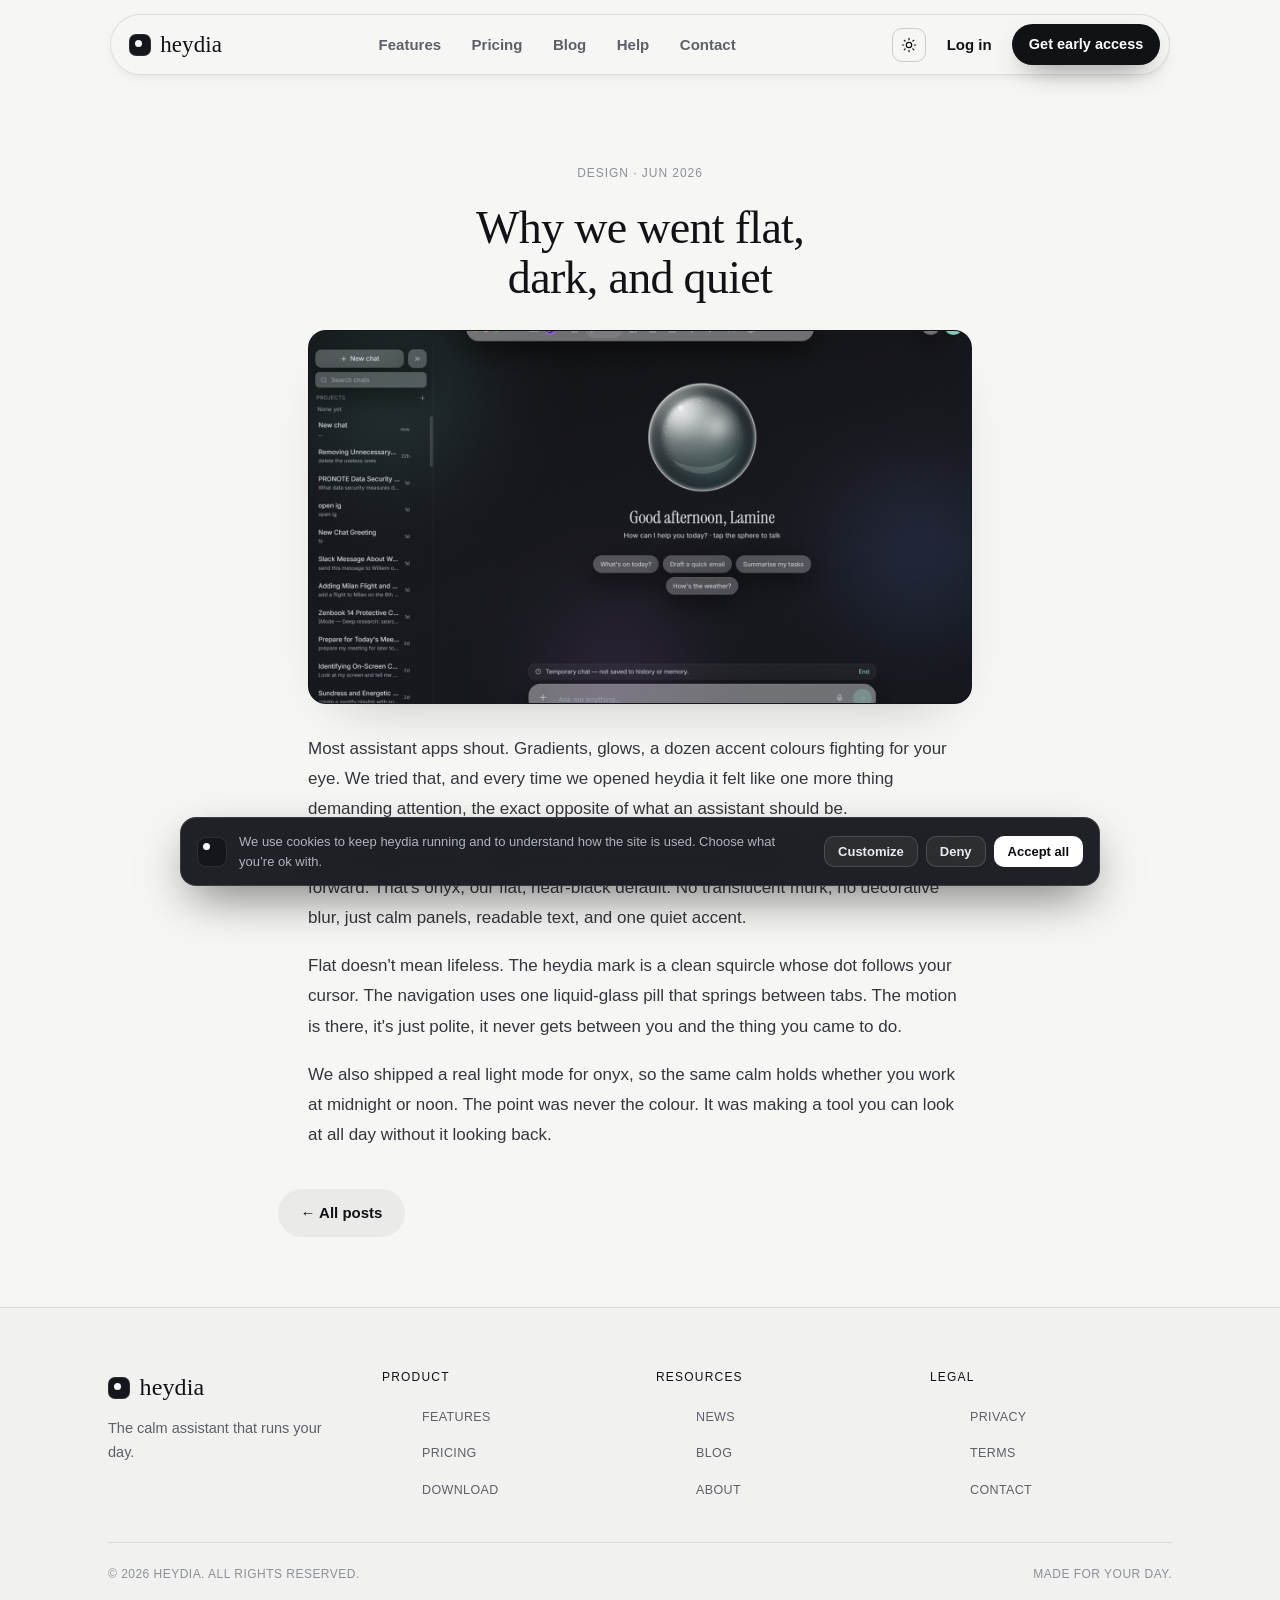
<file: article.html>
<!doctype html>
<html lang="en">
<head>
<meta charset="utf-8">
<meta name="viewport" content="width=device-width,initial-scale=1,viewport-fit=cover">
<title>heydia · Blog</title>
<link rel="icon" type="image/svg+xml" href="favicon.svg">
<link rel="stylesheet" href="styles.css">
<script src="theme.js"></script>
</head>
<body>

<nav><div class="nav-in">
  <a class="word" href="index.html"><span class="mark"></span>heydia</a>
  <div class="nav-mid">
    <a href="features.html">Features</a>
    <a href="pricing.html">Pricing</a>
    <a href="blog.html">Blog</a>
    <a href="help.html">Help</a>
    <a href="contact.html">Contact</a>
  </div>
  <div class="nav-end">
    <a class="login" href="https://heydia.onrender.com">Log in</a>
    <a class="btn btn-primary" href="https://heydia.onrender.com">Get early access</a>
  </div>
</div></nav>

<article class="article wrap narrow" id="art">
  <p style="color:var(--soft)">Loading…</p>
</article>

<section class="wrap narrow" style="padding:0 28px 70px">
  <a href="blog.html" class="btn btn-soft">← All posts</a>
</section>

<footer><div class="wrap">
  <div class="foot-grid">
    <div><div class="word"><span class="mark"></span>heydia</div><p style="font-size:14.5px;max-width:30ch">The calm assistant that runs your day.</p></div>
    <div><h4>Product</h4><ul><li><a href="features.html">Features</a></li><li><a href="pricing.html">Pricing</a></li><li><a href="https://heydia.onrender.com">Download</a></li></ul></div>
    <div><h4>Resources</h4><ul><li><a href="news.html">News</a></li><li><a href="blog.html">Blog</a></li><li><a href="about.html">About</a></li></ul></div>
    <div><h4>Legal</h4><ul><li><a href="privacy.html">Privacy</a></li><li><a href="terms.html">Terms</a></li><li><a href="mailto:dia.customersupport@gmail.com">Contact</a></li></ul></div>
  </div>
  <div class="foot-bottom"><span>© 2026 heydia. All rights reserved.</span><span>Made for your day.</span></div>
</div></footer>

<script>
const POSTS = {
  "flat-dark": {
    tag: "Design · Jun 2026", title: "Why we went flat, dark, and quiet",
    cover: "screens/themes.png",
    body: [
      "Most assistant apps shout. Gradients, glows, a dozen accent colours fighting for your eye. We tried that, and every time we opened heydia it felt like one more thing demanding attention, the exact opposite of what an assistant should be.",
      "So we rebuilt around a single idea: the surface should disappear so your day can come forward. That's onyx, our flat, near-black default. No translucent murk, no decorative blur, just calm panels, readable text, and one quiet accent.",
      "Flat doesn't mean lifeless. The heydia mark is a clean squircle whose dot follows your cursor. The navigation uses one liquid-glass pill that springs between tabs. The motion is there, it's just polite, it never gets between you and the thing you came to do.",
      "We also shipped a real light mode for onyx, so the same calm holds whether you work at midnight or noon. The point was never the colour. It was making a tool you can look at all day without it looking back."
    ],
  },
  "screen-time": {
    tag: "Focus · Jun 2026", title: "Screen time you'll actually act on",
    cover: "screens/day.png",
    body: [
      "Most screen-time dashboards are guilt machines. They show you a scary number, you feel bad for a second, and nothing changes. We wanted the opposite: a calm instrument that helps you steer, not shame.",
      "heydia tracks where your day on screen actually goes, automatically and privately, on your device. It sorts your time into deep work, communication, browsing, and the stuff that pulls you away, then shows it as a focus ratio, a clean breakdown, and a seven-day trend.",
      "The useful part is what it does with that. Set a daily limit on a distracting app, and when you cross it heydia doesn't nag, it shows a full-screen 'lock in' prompt, the same gentle friction the best focus apps use. Link an app to a goal and watch the time it earns toward something you care about.",
      "No streaks to break, no badges to chase. Just an honest read and one nudge to come back to what matters."
    ],
  },
  "one-app": {
    tag: "Product · Jun 2026", title: "One assistant instead of a dozen tabs",
    cover: null,
    body: [
      "Your day is scattered across a dozen apps: calendar here, inbox there, notes in a third place, tasks in a fourth, and a browser full of tabs holding it all together with hope.",
      "heydia's bet is that the calm comes from consolidation. One place that reads your calendar and inbox, takes your meeting notes, sorts your priorities into a clear matrix, and acts across the apps you already use, behind a single ask.",
      "You don't learn a new system. You connect Gmail, Calendar, Notion, Slack and the rest with a click each, then just talk. 'What's on today?' 'Draft a reply to Sarah.' 'Break this project into steps.' heydia does the reaching-across so you don't have to.",
      "It's not another standalone app to check. It's the one that checks the others for you."
    ],
  },
  "byok": {
    tag: "Privacy · Jun 2026", title: "Bring your own key, keep your own data",
    cover: "screens/chat.png",
    body: [
      "The quiet cost of most AI apps is your data. Your prompts, your documents, your context, all flowing through someone else's servers, sometimes to train the next model.",
      "heydia is built the other way. You can bring your own AI key, so requests go through your own provider account, at cost, with no markup and no middleman holding your prompts. We store your key encrypted and use it only for the requests you trigger.",
      "Your content, your conversations, your connected accounts, are yours. We don't sell them, don't show ads, and never use them to train any model. Row-level security means you can only ever reach your own data, and you can export or delete everything in a click.",
      "Privacy shouldn't be a setting you hunt for. It's the default."
    ],
  },
  "goals": {
    tag: "Habits · Jun 2026", title: "Goals that pull, not nag",
    cover: null,
    body: [
      "A goal you avoid opening isn't a goal, it's a reminder of failure. Most goal apps become exactly that: a list that grows guiltier the longer you ignore it.",
      "heydia's goals are built to be opened. Pick a horizon, daily, weekly, monthly, or yearly, and each goal carries a progress ring that fills with light as you check off sub-tasks. Stuck on where to start? heydia suggests goals from what it knows about you, and breaks any of them into concrete steps with AI.",
      "The clever bit is the link to your real time: connect an app to a goal and the hours you spend in it count toward the goal automatically. Your focus becomes visible progress, not a promise.",
      "Less nagging. More pull."
    ],
  },
};

(function () {
  const slug = new URLSearchParams(location.search).get("p") || "flat-dark";
  const p = POSTS[slug] || POSTS["flat-dark"];
  document.title = p.title + " · heydia";
  const esc = (s) => String(s).replace(/[&<>]/g, (c) => ({ "&": "&amp;", "<": "&lt;", ">": "&gt;" }[c]));
  const cover = p.cover
    ? '<div class="art-cover"><img src="' + p.cover + '" alt="" onerror="this.parentNode.innerHTML=\'<div class=cmark><span class=mark></span></div>\'"></div>'
    : '<div class="art-cover"><div class="cmark"><span class="mark"></span></div></div>';
  document.getElementById("art").innerHTML =
    '<p class="ptag" style="text-align:center;color:var(--faint);font-family:var(--mono);font-size:12px;text-transform:uppercase;letter-spacing:.08em">' + esc(p.tag) + '</p>' +
    '<h1 class="art-title">' + esc(p.title) + '</h1>' +
    cover +
    p.body.map((para) => "<p>" + esc(para) + "</p>").join("");
})();
</script>
<script src="cookies.js" defer></script>
</body>
</html>
</file>
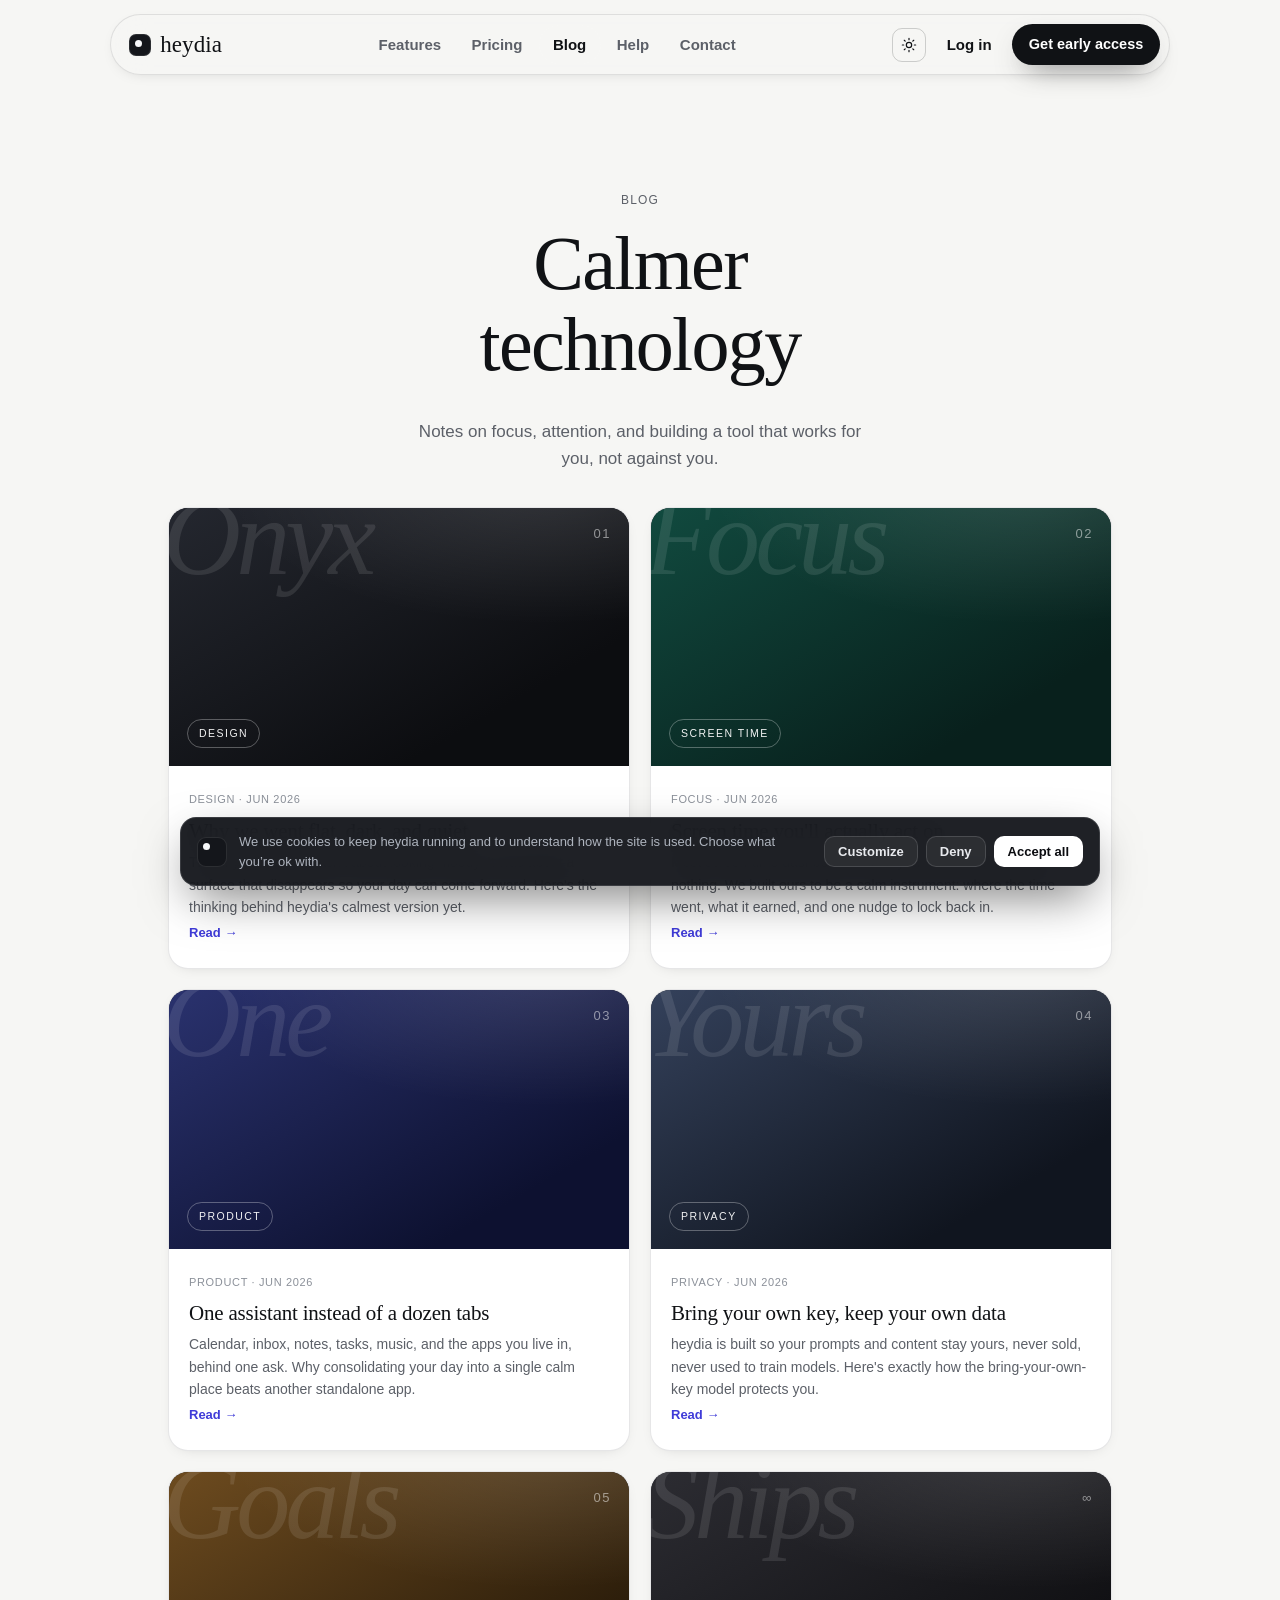
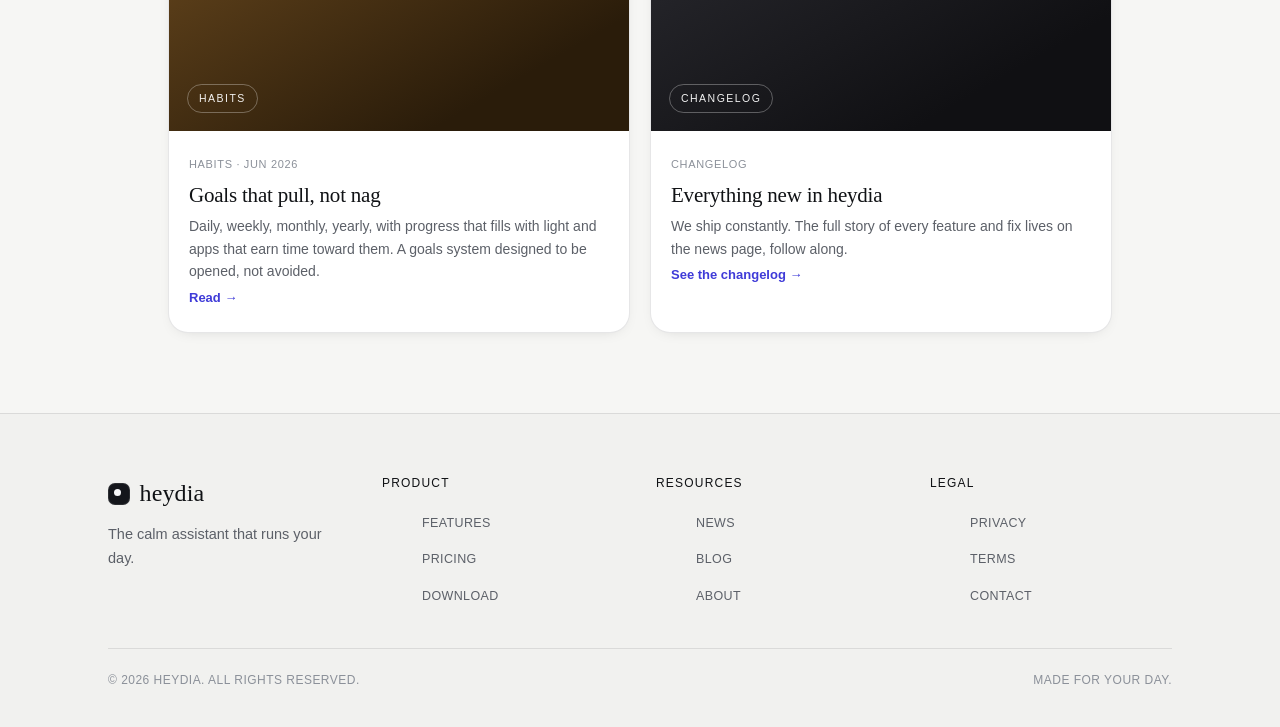
<file: blog.html>
<!doctype html>
<html lang="en">
<head>
<meta charset="utf-8">
<meta name="viewport" content="width=device-width,initial-scale=1,viewport-fit=cover">
<title>Blog · heydia</title>
<meta name="description" content="Notes on focus, calmer technology, and building heydia.">
<link rel="icon" type="image/svg+xml" href="favicon.svg">
<link rel="stylesheet" href="styles.css">
<script src="theme.js"></script>
</head>
<body>

<nav><div class="nav-in">
  <a class="word" href="index.html"><span class="mark"></span>heydia</a>
  <div class="nav-mid">
    <a href="features.html">Features</a>
    <a href="pricing.html">Pricing</a>
    <a href="blog.html" class="active">Blog</a>
    <a href="help.html">Help</a>
    <a href="contact.html">Contact</a>
  </div>
  <div class="nav-end">
    <a class="login" href="https://heydia.onrender.com">Log in</a>
    <a class="btn btn-primary" href="https://heydia.onrender.com">Get early access</a>
  </div>
</div></nav>

<header class="news-hero">
  <span class="label">Blog</span>
  <h1 class="heroline" style="font-size:clamp(40px,7vw,76px);margin-top:10px">Calmer technology</h1>
  <p style="color:var(--soft);max-width:48ch;margin:14px auto 0">Notes on focus, attention, and building a tool that works for you, not against you.</p>
</header>

<section class="blog-grid">
  <a class="post" href="article.html?p=flat-dark">
    <div class="cover"><div class="pcover pc-design"><span class="pc-word">Onyx</span><span class="pc-num">01</span><span class="pc-tag">Design</span></div></div>
    <div class="body">
      <span class="ptag">Design · Jun 2026</span>
      <h3>Why we went flat, dark, and quiet</h3>
      <p>The onyx redesign wasn't about looking moody. It was about a surface that disappears so your day can come forward. Here's the thinking behind heydia's calmest version yet.</p>
      <span class="more">Read →</span>
    </div>
  </a>

  <a class="post" href="article.html?p=screen-time">
    <div class="cover"><div class="pcover pc-focus"><span class="pc-word">Focus</span><span class="pc-num">02</span><span class="pc-tag">Screen time</span></div></div>
    <div class="body">
      <span class="ptag">Focus · Jun 2026</span>
      <h3>Screen time you'll actually act on</h3>
      <p>Most screen-time dashboards make you feel bad and change nothing. We built ours to be a calm instrument: where the time went, what it earned, and one nudge to lock back in.</p>
      <span class="more">Read →</span>
    </div>
  </a>

  <a class="post" href="article.html?p=one-app">
    <div class="cover"><div class="pcover pc-product"><span class="pc-word">One</span><span class="pc-num">03</span><span class="pc-tag">Product</span></div></div>
    <div class="body">
      <span class="ptag">Product · Jun 2026</span>
      <h3>One assistant instead of a dozen tabs</h3>
      <p>Calendar, inbox, notes, tasks, music, and the apps you live in, behind one ask. Why consolidating your day into a single calm place beats another standalone app.</p>
      <span class="more">Read →</span>
    </div>
  </a>

  <a class="post" href="article.html?p=byok">
    <div class="cover"><div class="pcover pc-privacy"><span class="pc-word">Yours</span><span class="pc-num">04</span><span class="pc-tag">Privacy</span></div></div>
    <div class="body">
      <span class="ptag">Privacy · Jun 2026</span>
      <h3>Bring your own key, keep your own data</h3>
      <p>heydia is built so your prompts and content stay yours, never sold, never used to train models. Here's exactly how the bring-your-own-key model protects you.</p>
      <span class="more">Read →</span>
    </div>
  </a>

  <a class="post" href="article.html?p=goals">
    <div class="cover"><div class="pcover pc-habits"><span class="pc-word">Goals</span><span class="pc-num">05</span><span class="pc-tag">Habits</span></div></div>
    <div class="body">
      <span class="ptag">Habits · Jun 2026</span>
      <h3>Goals that pull, not nag</h3>
      <p>Daily, weekly, monthly, yearly, with progress that fills with light and apps that earn time toward them. A goals system designed to be opened, not avoided.</p>
      <span class="more">Read →</span>
    </div>
  </a>

  <a class="post" href="news.html">
    <div class="cover"><div class="pcover pc-changelog"><span class="pc-word">Ships</span><span class="pc-num">∞</span><span class="pc-tag">Changelog</span></div></div>
    <div class="body">
      <span class="ptag">Changelog</span>
      <h3>Everything new in heydia</h3>
      <p>We ship constantly. The full story of every feature and fix lives on the news page, follow along.</p>
      <span class="more">See the changelog →</span>
    </div>
  </a>
</section>

<footer><div class="wrap">
  <div class="foot-grid">
    <div><div class="word"><span class="mark"></span>heydia</div><p style="font-size:14.5px;max-width:30ch">The calm assistant that runs your day.</p></div>
    <div><h4>Product</h4><ul><li><a href="features.html">Features</a></li><li><a href="pricing.html">Pricing</a></li><li><a href="https://heydia.onrender.com">Download</a></li></ul></div>
    <div><h4>Resources</h4><ul><li><a href="news.html">News</a></li><li><a href="blog.html">Blog</a></li><li><a href="about.html">About</a></li></ul></div>
    <div><h4>Legal</h4><ul><li><a href="privacy.html">Privacy</a></li><li><a href="terms.html">Terms</a></li><li><a href="mailto:dia.customersupport@gmail.com">Contact</a></li></ul></div>
  </div>
  <div class="foot-bottom"><span>© 2026 heydia. All rights reserved.</span><span>Made for your day.</span></div>
</div></footer>
<script>(function(){var e=document.querySelectorAll('.reveal');e.forEach(function(x){x.classList.add('in')})})();</script>
<script src="cookies.js" defer></script>
</body>
</html>
</file>
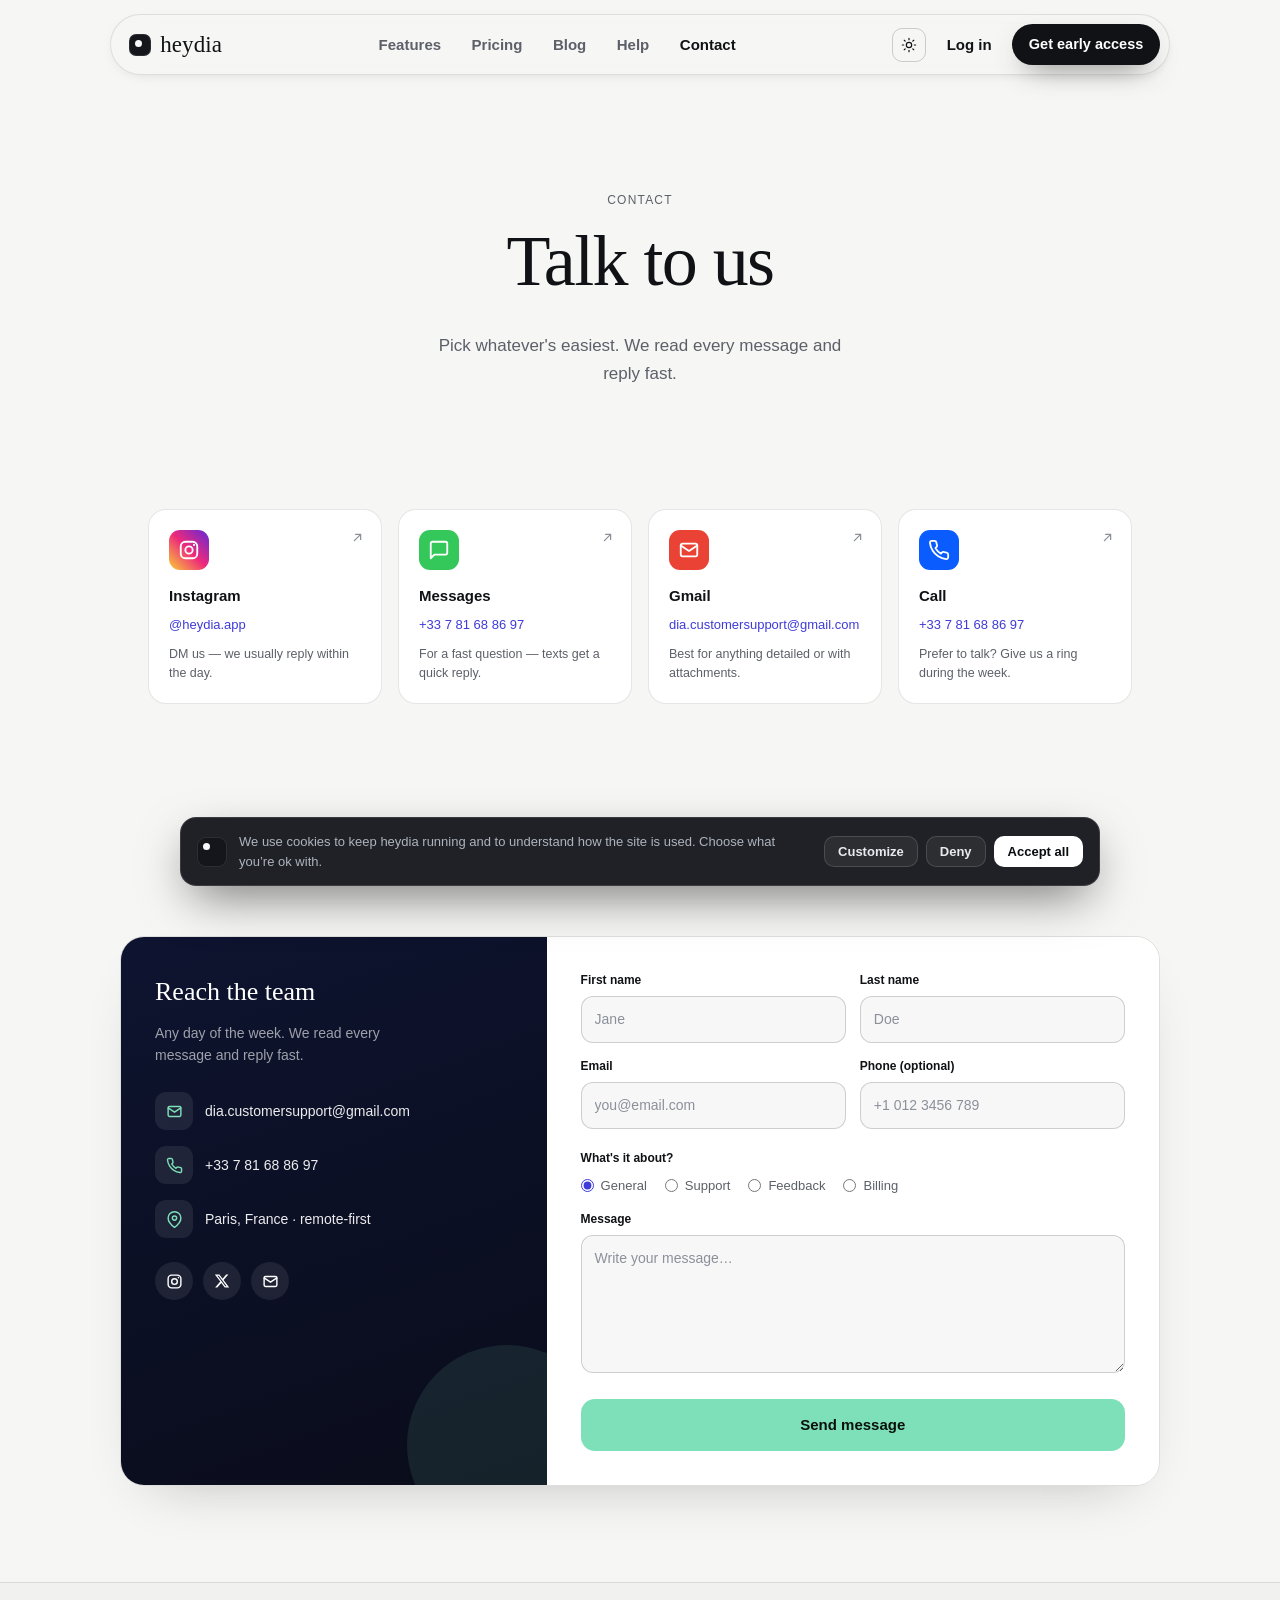
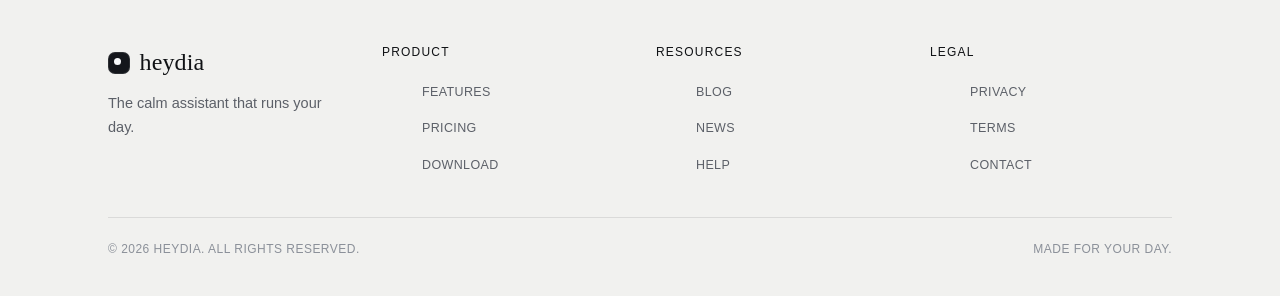
<file: contact.html>
<!doctype html>
<html lang="en">
<head>
<meta charset="utf-8">
<meta name="viewport" content="width=device-width,initial-scale=1,viewport-fit=cover">
<title>Contact · heydia</title>
<meta name="description" content="Talk to the heydia team — Instagram, Messages, Gmail or a call. We read every message and reply fast.">
<link rel="icon" type="image/svg+xml" href="favicon.svg">
<link rel="stylesheet" href="styles.css">
<script src="theme.js"></script>
</head>
<body>

<nav><div class="nav-in">
  <a class="word" href="index.html"><span class="mark"></span>heydia</a>
  <div class="nav-mid">
    <a href="features.html">Features</a>
    <a href="pricing.html">Pricing</a>
    <a href="blog.html">Blog</a>
    <a href="help.html">Help</a>
    <a href="contact.html" class="active">Contact</a>
  </div>
  <div class="nav-end">
    <a class="login" href="https://heydia.onrender.com">Log in</a>
    <a class="btn btn-primary" href="https://heydia.onrender.com">Get early access</a>
  </div>
</div></nav>

<header class="news-hero">
  <span class="label">Contact</span>
  <h1 class="heroline" style="font-size:clamp(40px,7vw,72px);margin-top:10px">Talk to us</h1>
  <p style="color:var(--soft);max-width:46ch;margin:14px auto 0">Pick whatever's easiest. We read every message and reply fast.</p>
</header>

<!-- quick contact methods -->
<section class="block">
  <div class="contact-cards">
    <a class="cc" href="https://instagram.com/heydia.app" target="_blank" rel="noopener">
      <span class="cc-arrow"><svg width="15" height="15" viewBox="0 0 24 24" fill="none" stroke="currentColor" stroke-width="2" stroke-linecap="round"><path d="M7 17 17 7M9 7h8v8"/></svg></span>
      <span class="cc-ic" style="background:linear-gradient(45deg,#f9ce34,#ee2a7b,#6228d7)"><svg width="22" height="22" viewBox="0 0 24 24" fill="none" stroke="#fff" stroke-width="2"><rect x="3" y="3" width="18" height="18" rx="5"/><circle cx="12" cy="12" r="4"/><circle cx="17.5" cy="6.5" r="1.2" fill="#fff" stroke="none"/></svg></span>
      <b>Instagram</b>
      <span class="cc-v">@heydia.app</span>
      <p>DM us — we usually reply within the day.</p>
    </a>
    <a class="cc" href="sms:+33781688697" title="Text us">
      <span class="cc-arrow"><svg width="15" height="15" viewBox="0 0 24 24" fill="none" stroke="currentColor" stroke-width="2" stroke-linecap="round"><path d="M7 17 17 7M9 7h8v8"/></svg></span>
      <span class="cc-ic" style="background:#34c759"><svg width="22" height="22" viewBox="0 0 24 24" fill="none" stroke="#fff" stroke-width="2" stroke-linecap="round" stroke-linejoin="round"><path d="M21 15a2 2 0 0 1-2 2H7l-4 4V5a2 2 0 0 1 2-2h14a2 2 0 0 1 2 2z"/></svg></span>
      <b>Messages</b>
      <span class="cc-v">+33 7 81 68 86 97</span>
      <p>For a fast question — texts get a quick reply.</p>
    </a>
    <a class="cc" href="mailto:dia.customersupport@gmail.com">
      <span class="cc-arrow"><svg width="15" height="15" viewBox="0 0 24 24" fill="none" stroke="currentColor" stroke-width="2" stroke-linecap="round"><path d="M7 17 17 7M9 7h8v8"/></svg></span>
      <span class="cc-ic" style="background:#ea4335"><svg width="22" height="22" viewBox="0 0 24 24" fill="none" stroke="#fff" stroke-width="2" stroke-linecap="round" stroke-linejoin="round"><rect x="3" y="5" width="18" height="14" rx="2"/><path d="m3 7 9 6 9-6"/></svg></span>
      <b>Gmail</b>
      <span class="cc-v">dia.customersupport@gmail.com</span>
      <p>Best for anything detailed or with attachments.</p>
    </a>
    <a class="cc" href="tel:+33781688697">
      <span class="cc-arrow"><svg width="15" height="15" viewBox="0 0 24 24" fill="none" stroke="currentColor" stroke-width="2" stroke-linecap="round"><path d="M7 17 17 7M9 7h8v8"/></svg></span>
      <span class="cc-ic" style="background:#0b5cff"><svg width="22" height="22" viewBox="0 0 24 24" fill="none" stroke="#fff" stroke-width="2" stroke-linecap="round" stroke-linejoin="round"><path d="M22 16.92v3a2 2 0 0 1-2.18 2 19.8 19.8 0 0 1-8.63-3.07 19.5 19.5 0 0 1-6-6 19.8 19.8 0 0 1-3.07-8.67A2 2 0 0 1 4.11 2h3a2 2 0 0 1 2 1.72c.13 1 .36 1.94.7 2.85a2 2 0 0 1-.45 2.11L8.09 9.91a16 16 0 0 0 6 6l1.27-1.27a2 2 0 0 1 2.11-.45c.91.34 1.85.57 2.85.7A2 2 0 0 1 22 16.92z"/></svg></span>
      <b>Call</b>
      <span class="cc-v">+33 7 81 68 86 97</span>
      <p>Prefer to talk? Give us a ring during the week.</p>
    </a>
  </div>
</section>

<!-- talk to us: details + form -->
<section class="block">
  <div class="talk">
    <aside class="talk-aside">
      <h2>Reach the team</h2>
      <p class="ta-sub">Any day of the week. We read every message and reply fast.</p>
      <div class="ta-row"><span class="ta-ic"><svg width="17" height="17" viewBox="0 0 24 24" fill="none" stroke="currentColor" stroke-width="2" stroke-linecap="round" stroke-linejoin="round"><rect x="3" y="5" width="18" height="14" rx="2"/><path d="m3 7 9 6 9-6"/></svg></span> dia.customersupport@gmail.com</div>
      <div class="ta-row"><span class="ta-ic"><svg width="17" height="17" viewBox="0 0 24 24" fill="none" stroke="currentColor" stroke-width="2" stroke-linecap="round" stroke-linejoin="round"><path d="M22 16.92v3a2 2 0 0 1-2.18 2 19.8 19.8 0 0 1-8.63-3.07 19.5 19.5 0 0 1-6-6 19.8 19.8 0 0 1-3.07-8.67A2 2 0 0 1 4.11 2h3a2 2 0 0 1 2 1.72c.13 1 .36 1.94.7 2.85a2 2 0 0 1-.45 2.11L8.09 9.91a16 16 0 0 0 6 6l1.27-1.27a2 2 0 0 1 2.11-.45c.91.34 1.85.57 2.85.7A2 2 0 0 1 22 16.92z"/></svg></span> +33 7 81 68 86 97</div>
      <div class="ta-row"><span class="ta-ic"><svg width="17" height="17" viewBox="0 0 24 24" fill="none" stroke="currentColor" stroke-width="2" stroke-linecap="round" stroke-linejoin="round"><path d="M21 10c0 7-9 13-9 13s-9-6-9-13a9 9 0 0 1 18 0z"/><circle cx="12" cy="10" r="3"/></svg></span> Paris, France · remote-first</div>
      <div class="ta-soc">
        <a href="https://instagram.com/heydia.app" target="_blank" rel="noopener" title="Instagram"><svg width="17" height="17" viewBox="0 0 24 24" fill="none" stroke="currentColor" stroke-width="2"><rect x="3" y="3" width="18" height="18" rx="5"/><circle cx="12" cy="12" r="4"/><circle cx="17.5" cy="6.5" r="1.1" fill="currentColor" stroke="none"/></svg></a>
        <a href="https://twitter.com/heydia" target="_blank" rel="noopener" title="X"><svg width="16" height="16" viewBox="0 0 24 24" fill="currentColor"><path d="M18.244 2.25h3.308l-7.227 8.26 8.502 11.24H16.17l-5.214-6.817L4.99 21.75H1.68l7.73-8.835L1.254 2.25H8.08l4.713 6.231zm-1.161 17.52h1.833L7.084 4.126H5.117z"/></svg></a>
        <a href="mailto:dia.customersupport@gmail.com" title="Email"><svg width="17" height="17" viewBox="0 0 24 24" fill="none" stroke="currentColor" stroke-width="2" stroke-linecap="round" stroke-linejoin="round"><rect x="3" y="5" width="18" height="14" rx="2"/><path d="m3 7 9 6 9-6"/></svg></a>
      </div>
    </aside>
    <form class="talk-form" id="contactForm">
      <div class="tf-grid">
        <div class="tf-field"><label>First name</label><input name="first" placeholder="Jane" required></div>
        <div class="tf-field"><label>Last name</label><input name="last" placeholder="Doe"></div>
      </div>
      <div class="tf-grid">
        <div class="tf-field"><label>Email</label><input type="email" name="email" placeholder="you@email.com" required></div>
        <div class="tf-field"><label>Phone (optional)</label><input name="phone" placeholder="+1 012 3456 789"></div>
      </div>
      <label class="tf-field" style="display:block;margin-bottom:4px"><span style="font-size:12px;font-weight:600;color:var(--ink)">What's it about?</span></label>
      <div class="tf-subj">
        <label><input type="radio" name="subject" value="General" checked> General</label>
        <label><input type="radio" name="subject" value="Support"> Support</label>
        <label><input type="radio" name="subject" value="Feedback"> Feedback</label>
        <label><input type="radio" name="subject" value="Billing"> Billing</label>
      </div>
      <div class="tf-field" style="margin-bottom:18px"><label>Message</label><textarea name="message" rows="5" placeholder="Write your message…" required></textarea></div>
      <button type="submit" class="tf-send" id="sendBtn">Send message</button>
    </form>
  </div>
</section>

<footer><div class="wrap">
  <div class="foot-grid">
    <div><div class="word"><span class="mark"></span>heydia</div><p style="font-size:14.5px;max-width:30ch">The calm assistant that runs your day.</p></div>
    <div><h4>Product</h4><ul><li><a href="features.html">Features</a></li><li><a href="pricing.html">Pricing</a></li><li><a href="https://heydia.onrender.com">Download</a></li></ul></div>
    <div><h4>Resources</h4><ul><li><a href="blog.html">Blog</a></li><li><a href="news.html">News</a></li><li><a href="help.html">Help</a></li></ul></div>
    <div><h4>Legal</h4><ul><li><a href="privacy.html">Privacy</a></li><li><a href="terms.html">Terms</a></li><li><a href="contact.html">Contact</a></li></ul></div>
  </div>
  <div class="foot-bottom"><span>© 2026 heydia. All rights reserved.</span><span>Made for your day.</span></div>
</div></footer>

<script>
  // The form posts to FormSubmit, which emails every submission straight to
  // dia.customersupport@gmail.com — no backend, no mail-client popup. (One-time: the very first
  // submission triggers an "Activate" email to that Gmail; click it once and it's automatic.)
  document.getElementById('contactForm').addEventListener('submit', function (e) {
    e.preventDefault();
    var f = e.target, btn = document.getElementById('sendBtn');
    var get = function (n) { return (f.elements[n] && f.elements[n].value || '').trim(); };
    var subj = (document.querySelector('input[name=subject]:checked') || {}).value || 'General';
    btn.disabled = true;
    btn.innerHTML = '<span class="mark logo-spin"></span> Sending…';
    fetch('https://formsubmit.co/ajax/dia.customersupport@gmail.com', {
      method: 'POST',
      headers: { 'Content-Type': 'application/json', Accept: 'application/json' },
      body: JSON.stringify({
        name: (get('first') + ' ' + get('last')).trim(),
        email: get('email'),
        phone: get('phone'),
        message: get('message'),
        _subject: '[' + subj + '] heydia contact',
        _template: 'table',
      }),
    })
      .then(function (r) { return r.json(); })
      .then(function (d) {
        if (d && (d.success === 'true' || d.success === true)) {
          f.innerHTML = '<div style="text-align:center;padding:34px 10px">' +
            '<div class="mark" style="width:42px;height:42px;border-radius:13px;margin:0 auto 14px"></div>' +
            '<h3 style="font-family:var(--serif);font-weight:500;font-size:22px;color:var(--ink);margin:0 0 6px">Message sent</h3>' +
            '<p style="color:var(--soft);font-size:14px;margin:0">Thanks — we read every message and reply fast.</p></div>';
        } else { throw new Error('failed'); }
      })
      .catch(function () {
        btn.disabled = false; btn.innerHTML = 'Send message';
        alert('Could not send just now. Please email dia.customersupport@gmail.com directly.');
      });
  });
</script>
<script src="cookies.js" defer></script>
</body>
</html>
</file>
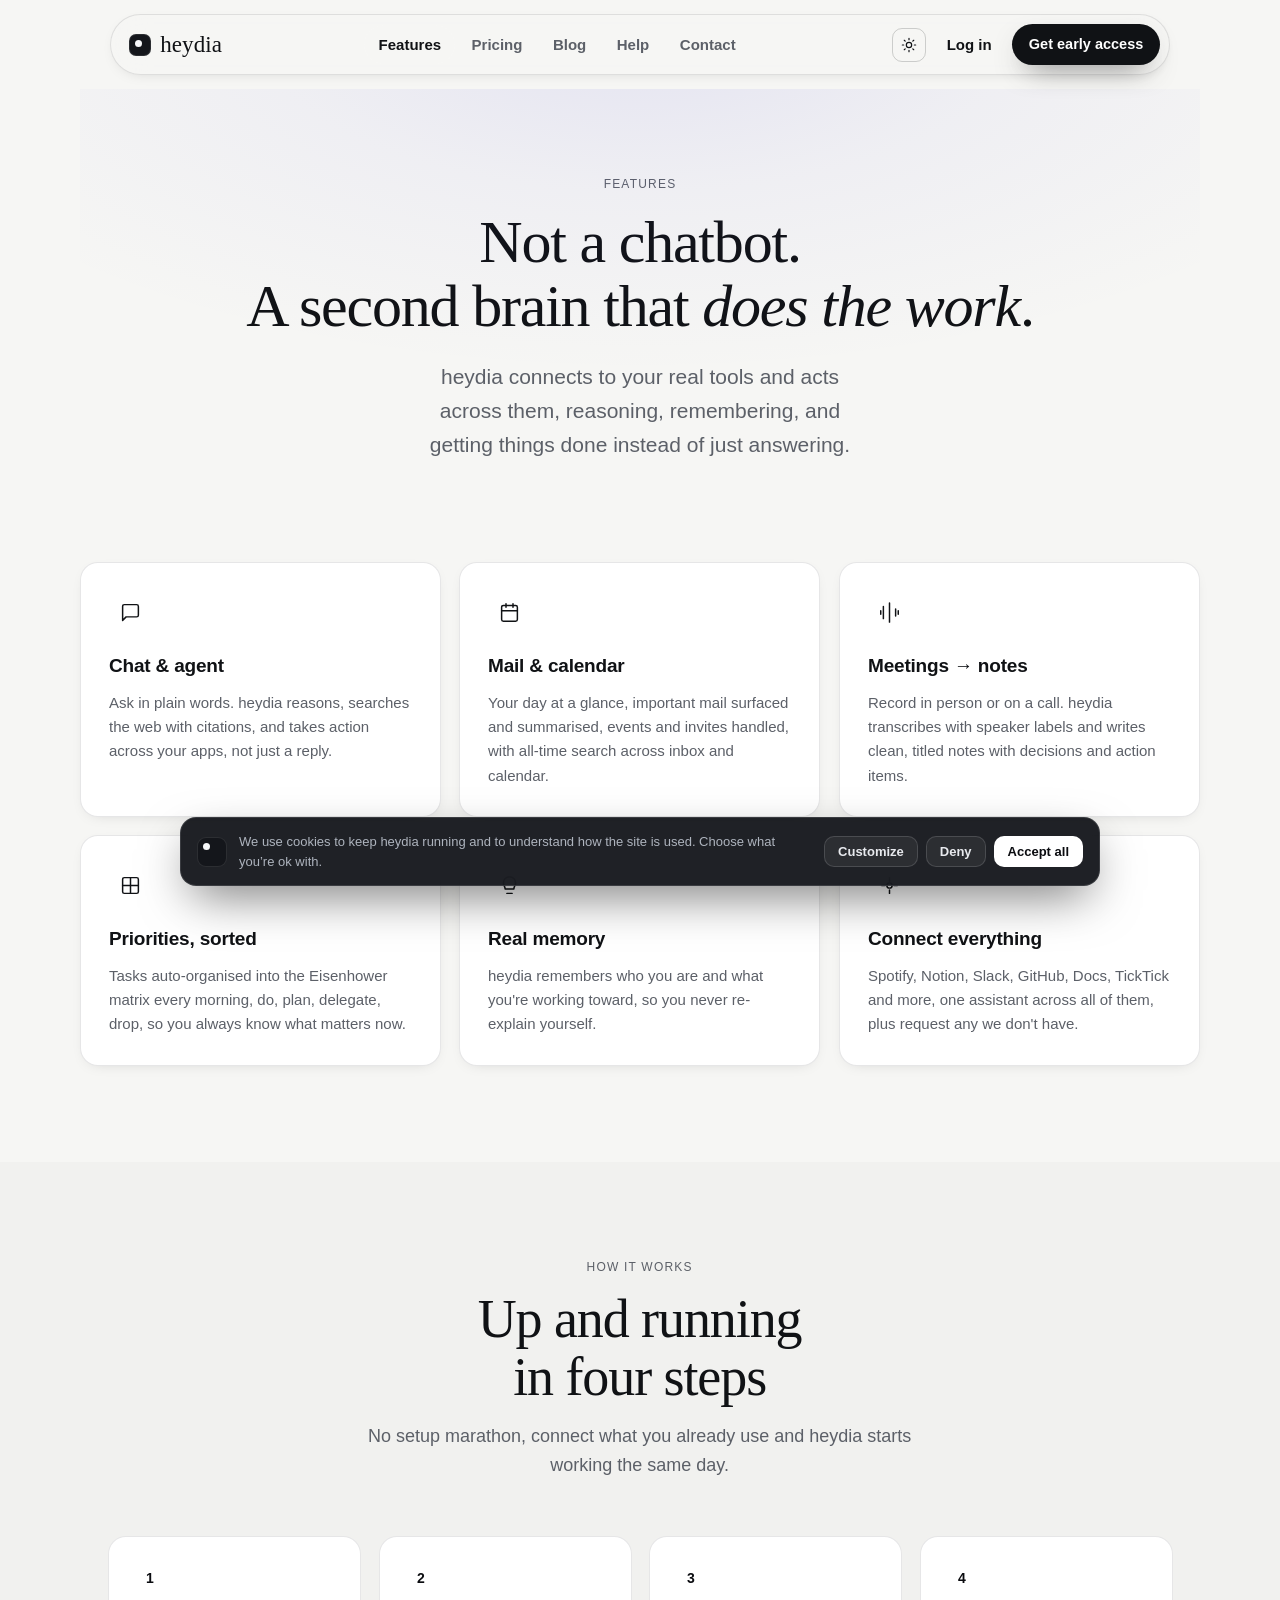
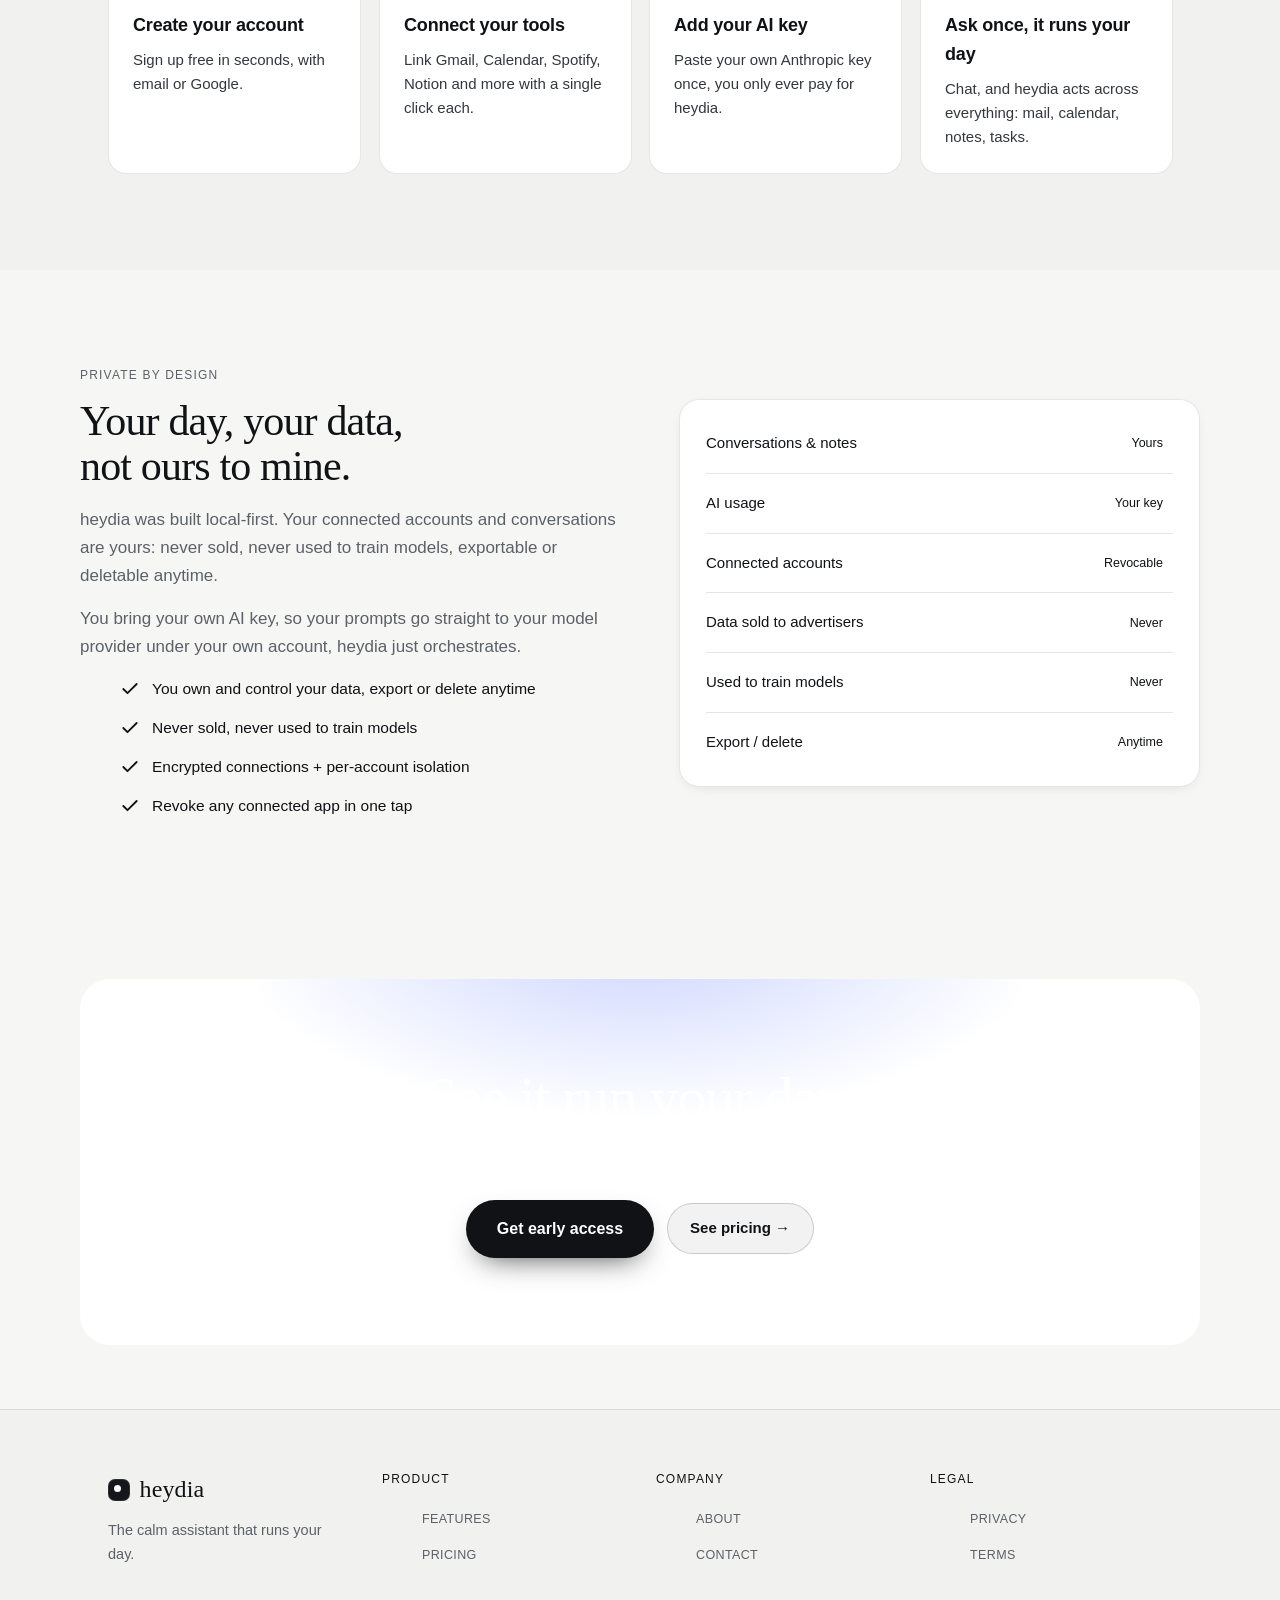
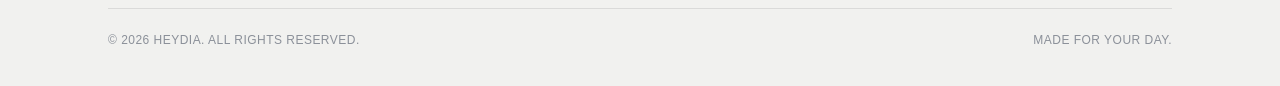
<file: features.html>
<!doctype html>
<html lang="en">
<head>
<meta charset="utf-8">
<meta name="viewport" content="width=device-width,initial-scale=1,viewport-fit=cover">
<title>Features · heydia</title>
<meta name="description" content="Everything heydia can do: chat & agent, mail & calendar, meeting notes, the priority matrix, memory, and connectors.">
<link rel="stylesheet" href="styles.css">
<script src="theme.js"></script>
</head>
<body>
<div class="bg"></div>

<nav><div class="nav-in">
  <a class="word" href="index.html"><span class="mark"></span>heydia</a>
  <div class="nav-mid">
    <a href="features.html" class="active">Features</a>
    <a href="pricing.html">Pricing</a>
    <a href="blog.html">Blog</a>
    <a href="help.html">Help</a>
    <a href="contact.html">Contact</a>
  </div>
  <div class="nav-end">
    <a class="login" href="https://heydia.onrender.com">Log in</a>
    <a class="btn btn-primary" href="https://heydia.onrender.com">Get early access</a>
  </div>
</div></nav>

<header class="hero wrap" style="padding:80px 0 40px">
  <span class="label">Features</span>
  <h1 class="big" style="font-size:clamp(36px,5.5vw,60px);margin-top:14px">Not a chatbot.<br>A second brain that <em>does the work</em>.</h1>
  <p>heydia connects to your real tools and acts across them, reasoning, remembering, and getting things done instead of just answering.</p>
</header>

<section class="block wrap" style="padding-top:24px">
  <div class="grid">
    <div class="card reveal"><div class="ic"><svg viewBox="0 0 24 24"><path d="M21 15a2 2 0 0 1-2 2H7l-4 4V5a2 2 0 0 1 2-2h14a2 2 0 0 1 2 2z"/></svg></div><h3>Chat &amp; agent</h3><p>Ask in plain words. heydia reasons, searches the web with citations, and takes action across your apps, not just a reply.</p></div>
    <div class="card reveal"><div class="ic"><svg viewBox="0 0 24 24"><rect x="3" y="4" width="18" height="18" rx="2"/><path d="M3 10h18M8 2v4M16 2v4"/></svg></div><h3>Mail &amp; calendar</h3><p>Your day at a glance, important mail surfaced and summarised, events and invites handled, with all-time search across inbox and calendar.</p></div>
    <div class="card reveal"><div class="ic"><svg viewBox="0 0 24 24"><path d="M12 1v22M5 5v14M19 8v8M2 10v4M22 10v4"/></svg></div><h3>Meetings → notes</h3><p>Record in person or on a call. heydia transcribes with speaker labels and writes clean, titled notes with decisions and action items.</p></div>
    <div class="card reveal"><div class="ic"><svg viewBox="0 0 24 24"><rect x="3" y="3" width="18" height="18" rx="2"/><path d="M12 3v18M3 12h18"/></svg></div><h3>Priorities, sorted</h3><p>Tasks auto-organised into the Eisenhower matrix every morning, do, plan, delegate, drop, so you always know what matters now.</p></div>
    <div class="card reveal"><div class="ic"><svg viewBox="0 0 24 24"><path d="M12 2a7 7 0 0 0-7 7c0 3 2 4 2 7h10c0-3 2-4 2-7a7 7 0 0 0-7-7zM9 21h6"/></svg></div><h3>Real memory</h3><p>heydia remembers who you are and what you're working toward, so you never re-explain yourself.</p></div>
    <div class="card reveal"><div class="ic"><svg viewBox="0 0 24 24"><circle cx="12" cy="12" r="3"/><path d="M3 12h4M17 12h4M12 3v4M12 17v4"/></svg></div><h3>Connect everything</h3><p>Spotify, Notion, Slack, GitHub, Docs, TickTick and more, one assistant across all of them, plus request any we don't have.</p></div>
  </div>
</section>

<section class="block band">
  <div class="wrap">
    <div class="head reveal"><span class="label">How it works</span><h2>Up and running in four steps</h2><p>No setup marathon, connect what you already use and heydia starts working the same day.</p></div>
    <div class="steps">
      <div class="step reveal"><div class="n">1</div><h3>Create your account</h3><p>Sign up free in seconds, with email or Google.</p></div>
      <div class="step reveal"><div class="n">2</div><h3>Connect your tools</h3><p>Link Gmail, Calendar, Spotify, Notion and more with a single click each.</p></div>
      <div class="step reveal"><div class="n">3</div><h3>Add your AI key</h3><p>Paste your own Anthropic key once, you only ever pay for heydia.</p></div>
      <div class="step reveal"><div class="n">4</div><h3>Ask once, it runs your day</h3><p>Chat, and heydia acts across everything: mail, calendar, notes, tasks.</p></div>
    </div>
  </div>
</section>

<section class="block wrap">
  <div class="split">
    <div class="reveal">
      <span class="label">Private by design</span>
      <h2>Your day, your data, not ours to mine.</h2>
      <p>heydia was built local-first. Your connected accounts and conversations are yours: never sold, never used to train models, exportable or deletable anytime.</p>
      <p>You bring your own AI key, so your prompts go straight to your model provider under your own account, heydia just orchestrates.</p>
      <ul class="ticks">
        <li><svg viewBox="0 0 24 24"><path d="M20 6 9 17l-5-5"/></svg>You own and control your data, export or delete anytime</li>
        <li><svg viewBox="0 0 24 24"><path d="M20 6 9 17l-5-5"/></svg>Never sold, never used to train models</li>
        <li><svg viewBox="0 0 24 24"><path d="M20 6 9 17l-5-5"/></svg>Encrypted connections + per-account isolation</li>
        <li><svg viewBox="0 0 24 24"><path d="M20 6 9 17l-5-5"/></svg>Revoke any connected app in one tap</li>
      </ul>
    </div>
    <div class="panel reveal">
      <div class="row">Conversations &amp; notes <b>Yours</b></div>
      <div class="row">AI usage <b>Your key</b></div>
      <div class="row">Connected accounts <b>Revocable</b></div>
      <div class="row">Data sold to advertisers <b>Never</b></div>
      <div class="row">Used to train models <b>Never</b></div>
      <div class="row">Export / delete <b>Anytime</b></div>
    </div>
  </div>
</section>

<section class="cta-band wrap">
  <div class="reveal">
    <h2>See it run your day.</h2>
    <p>Join the early-access list, we'll email you when your spot opens.</p>
    <div class="hero-cta"><a class="btn btn-primary btn-lg" href="https://heydia.onrender.com">Get early access</a><a class="btn btn-ghost" href="pricing.html">See pricing →</a></div>
  </div>
</section>

<footer><div class="wrap">
  <div class="foot-grid">
    <div><div class="word"><span class="mark"></span>heydia</div><p style="font-size:14.5px;max-width:30ch">The calm assistant that runs your day.</p></div>
    <div><h4>Product</h4><ul><li><a href="features.html">Features</a></li><li><a href="pricing.html">Pricing</a></li></ul></div>
    <div><h4>Company</h4><ul><li><a href="about.html">About</a></li><li><a href="mailto:dia.customersupport@gmail.com">Contact</a></li></ul></div>
    <div><h4>Legal</h4><ul><li><a href="privacy.html">Privacy</a></li><li><a href="terms.html">Terms</a></li></ul></div>
  </div>
  <div class="foot-bottom"><span>© 2026 heydia. All rights reserved.</span><span>Made for your day.</span></div>
</div></footer>
<script>(function(){var e=document.querySelectorAll('.reveal');if(!('IntersectionObserver'in window)||matchMedia('(prefers-reduced-motion:reduce)').matches){e.forEach(function(x){x.classList.add('in')});return}var o=new IntersectionObserver(function(s){s.forEach(function(n){if(n.isIntersecting){n.target.classList.add('in');o.unobserve(n.target)}})},{threshold:.12});e.forEach(function(x){o.observe(x)})})();</script>
<script src="cookies.js" defer></script>
</body>
</html>
</file>
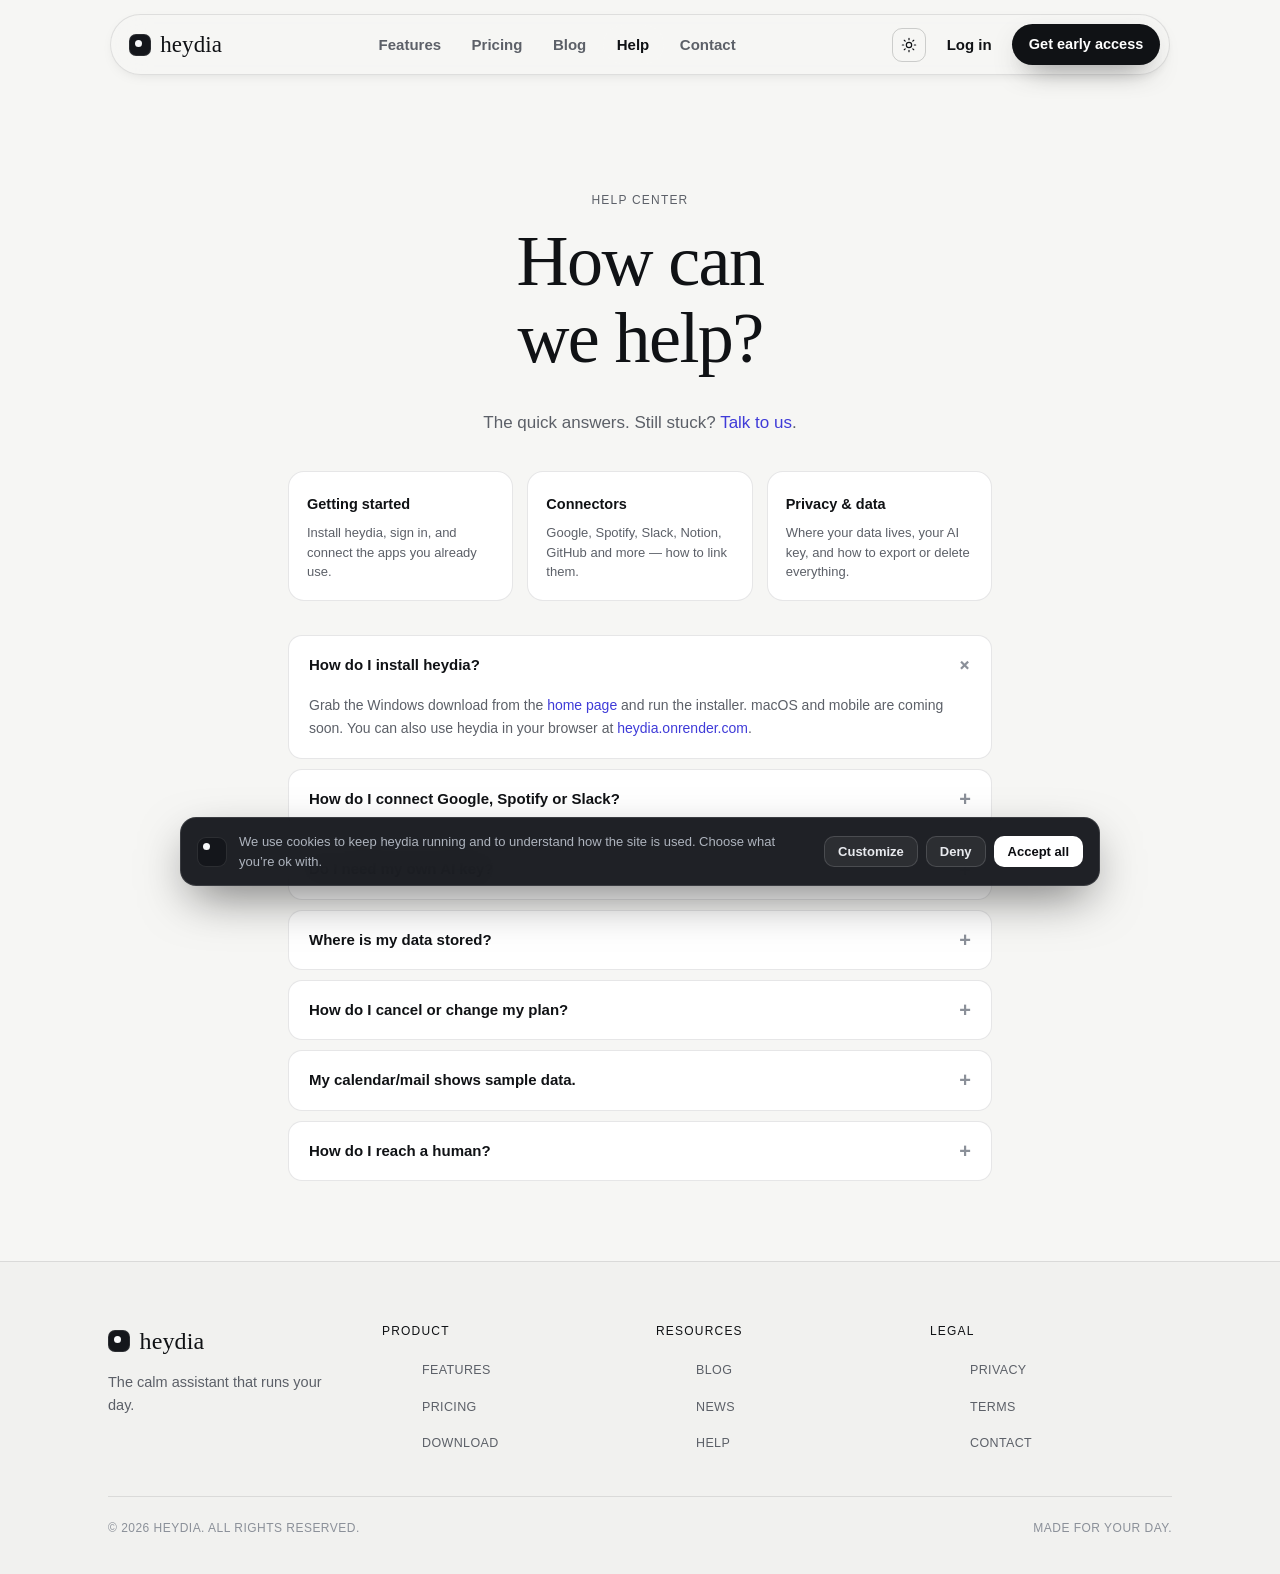
<file: help.html>
<!doctype html>
<html lang="en">
<head>
<meta charset="utf-8">
<meta name="viewport" content="width=device-width,initial-scale=1,viewport-fit=cover">
<title>Help · heydia</title>
<meta name="description" content="Help center for heydia — setup, connectors, privacy, billing, and how to get in touch.">
<link rel="icon" type="image/svg+xml" href="favicon.svg">
<link rel="stylesheet" href="styles.css">
<script src="theme.js"></script>
</head>
<body>

<nav><div class="nav-in">
  <a class="word" href="index.html"><span class="mark"></span>heydia</a>
  <div class="nav-mid">
    <a href="features.html">Features</a>
    <a href="pricing.html">Pricing</a>
    <a href="blog.html">Blog</a>
    <a href="help.html" class="active">Help</a>
    <a href="contact.html">Contact</a>
  </div>
  <div class="nav-end">
    <a class="login" href="https://heydia.onrender.com">Log in</a>
    <a class="btn btn-primary" href="https://heydia.onrender.com">Get early access</a>
  </div>
</div></nav>

<header class="news-hero">
  <span class="label">Help center</span>
  <h1 class="heroline" style="font-size:clamp(40px,7vw,72px);margin-top:10px">How can we help?</h1>
  <p style="color:var(--soft);max-width:46ch;margin:14px auto 0">The quick answers. Still stuck? <a href="contact.html" style="color:var(--brand)">Talk to us</a>.</p>
</header>

<div class="help-wrap">
  <div class="help-cats">
    <div class="help-cat"><b>Getting started</b><p>Install heydia, sign in, and connect the apps you already use.</p></div>
    <div class="help-cat"><b>Connectors</b><p>Google, Spotify, Slack, Notion, GitHub and more — how to link them.</p></div>
    <div class="help-cat"><b>Privacy &amp; data</b><p>Where your data lives, your AI key, and how to export or delete everything.</p></div>
  </div>

  <details class="faq" open>
    <summary>How do I install heydia?</summary>
    <div class="faq-a">Grab the Windows download from the <a href="index.html#top">home page</a> and run the installer. macOS and mobile are coming soon. You can also use heydia in your browser at <a href="https://heydia.onrender.com">heydia.onrender.com</a>.</div>
  </details>
  <details class="faq">
    <summary>How do I connect Google, Spotify or Slack?</summary>
    <div class="faq-a">Open heydia → the profile icon → Connections, and hit Connect next to each app. It opens your browser to sign in, then syncs automatically. Some need a one-time setup key; heydia tells you exactly what's missing if so.</div>
  </details>
  <details class="faq">
    <summary>Do I need my own AI key?</summary>
    <div class="faq-a">heydia runs on a bring-your-own-key model, so your prompts go straight to your provider and you only pay for what you use, with no markup. Paste an Anthropic key during setup or later in Settings. Your key stays on your device.</div>
  </details>
  <details class="faq">
    <summary>Where is my data stored?</summary>
    <div class="faq-a">heydia is local-first: your notes, tasks and chats live on your own machine. When you use the cloud build, data syncs to your private account so it follows you across devices. It's never sold or used to train models, and you can export or delete it any time.</div>
  </details>
  <details class="faq">
    <summary>How do I cancel or change my plan?</summary>
    <div class="faq-a">Manage your plan from Settings → Account, or email us and we'll sort it the same day. Cancelling stops future billing; you keep access until the period ends.</div>
  </details>
  <details class="faq">
    <summary>My calendar/mail shows sample data.</summary>
    <div class="faq-a">That means the connector isn't linked yet on the copy you're using. Reconnect Google from the profile icon → Connections. On the desktop app the connection lives on your machine; signing out clears it, so you may need to reconnect once.</div>
  </details>
  <details class="faq">
    <summary>How do I reach a human?</summary>
    <div class="faq-a">Anytime, via the <a href="contact.html">Contact page</a> — Instagram, Messages, Gmail or a call. We read every message and reply fast.</div>
  </details>
</div>

<footer><div class="wrap">
  <div class="foot-grid">
    <div><div class="word"><span class="mark"></span>heydia</div><p style="font-size:14.5px;max-width:30ch">The calm assistant that runs your day.</p></div>
    <div><h4>Product</h4><ul><li><a href="features.html">Features</a></li><li><a href="pricing.html">Pricing</a></li><li><a href="https://heydia.onrender.com">Download</a></li></ul></div>
    <div><h4>Resources</h4><ul><li><a href="blog.html">Blog</a></li><li><a href="news.html">News</a></li><li><a href="help.html">Help</a></li></ul></div>
    <div><h4>Legal</h4><ul><li><a href="privacy.html">Privacy</a></li><li><a href="terms.html">Terms</a></li><li><a href="contact.html">Contact</a></li></ul></div>
  </div>
  <div class="foot-bottom"><span>© 2026 heydia. All rights reserved.</span><span>Made for your day.</span></div>
</div></footer>
<script src="cookies.js" defer></script>
</body>
</html>
</file>
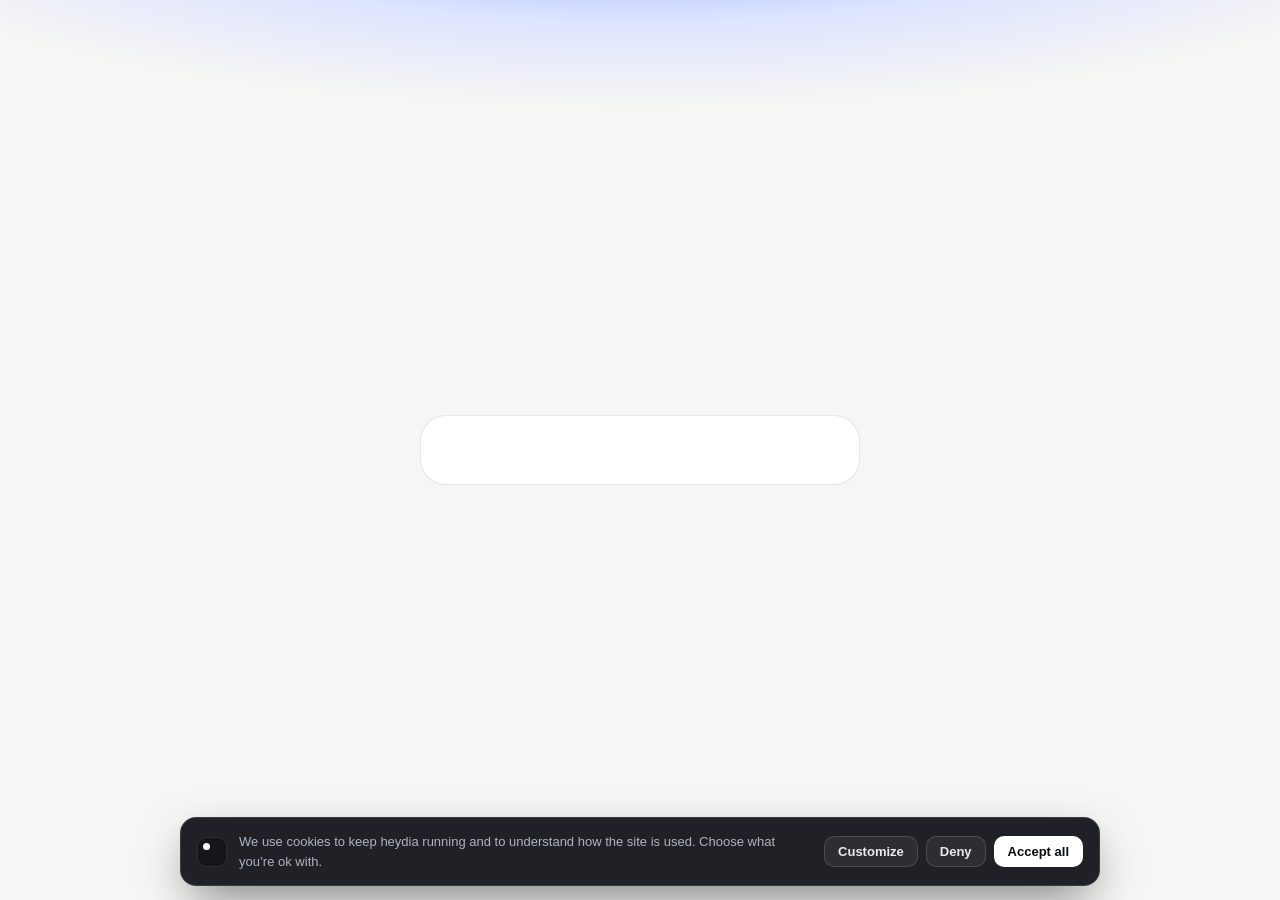
<file: login.html>
<!doctype html>
<html lang="en">
<head>
<meta charset="utf-8">
<meta name="viewport" content="width=device-width,initial-scale=1,viewport-fit=cover">
<title>Sign in · heydia</title>
<link rel="icon" type="image/svg+xml" href="favicon.svg">
<link rel="stylesheet" href="styles.css">
<script src="theme.js"></script>
<style>
  .auth-wrap{min-height:100dvh;display:grid;place-items:center;padding:24px;position:relative;z-index:1}
  .auth-wrap::before{content:"";position:absolute;left:0;right:0;top:0;height:560px;z-index:-1;pointer-events:none;
    background:radial-gradient(120% 70% at 50% -20%,#5e7bff 0%,#aebfff 18%,#dde4ff 34%,rgba(245,246,248,0) 56%)}
  .auth-card{width:100%;max-width:440px;max-height:92vh;overflow:auto;background:var(--paper);border:1px solid var(--line);
    border-radius:26px;padding:34px 32px;box-shadow:var(--shadow-lg);text-align:center}
  .auth-card.wide{max-width:520px}
  .auth-card .word{justify-content:center;font-size:26px;margin-bottom:16px}
  .auth-card h1{font-family:var(--display);font-weight:500;font-size:26px;letter-spacing:-.01em;margin-bottom:6px}
  .auth-card .sub{color:var(--soft);font-size:14.5px;margin-bottom:20px;line-height:1.5}
  .seg{display:flex;background:rgba(18,20,25,.05);border-radius:12px;padding:4px;margin-bottom:18px}
  .seg button{flex:1;border:none;background:none;cursor:pointer;padding:.6em;border-radius:9px;font-size:14px;color:var(--soft);font-weight:600;transition:.18s}
  .seg button.on{background:var(--ink);color:#fff}
  .lbl{display:block;text-align:left;font-size:11.5px;color:var(--soft);font-weight:600;margin:12px 3px 5px}
  .fld{width:100%;background:#fff;border:1px solid var(--line-2);border-radius:13px;padding:12px 14px;font-size:14.5px;color:var(--ink);outline:none;font-family:var(--sans)}
  select.fld{appearance:none;-webkit-appearance:none}
  .fld:focus{border-color:var(--brand)}
  .stack{display:flex;flex-direction:column;gap:2px}
  .row2{display:flex;gap:10px}.row2>div{flex:1}
  .chips2{display:flex;flex-wrap:wrap;gap:8px;justify-content:flex-start}
  .gchip{padding:.55em .95em;border-radius:999px;border:1px solid var(--line-2);background:#fff;font-size:13px;cursor:pointer;color:var(--soft);transition:.15s}
  .gchip.on{background:var(--ink);color:#fff;border-color:var(--ink)}
  .auth-card .btn{width:100%;justify-content:center;margin-top:16px}
  .or{display:flex;align-items:center;gap:12px;margin:16px 0;color:var(--faint);font-size:12px;text-transform:uppercase;letter-spacing:.1em}
  .or::before,.or::after{content:"";flex:1;height:1px;background:var(--line)}
  .msg{font-size:13px;margin:8px 0 0;min-height:18px}
  .msg.err{color:#d83a52}.msg.ok{color:#1d9a6c}
  .gbtn{display:flex;align-items:center;justify-content:center;gap:10px}
  .back{display:inline-block;margin-top:16px;color:var(--faint);font-size:13px;border:none;background:none;cursor:pointer}
  .back:hover{color:var(--ink)}
  .connect-grid{display:flex;flex-wrap:wrap;gap:26px 16px;justify-content:center;margin:10px 0 6px}
  .conn.sel{outline:3px solid var(--ink);outline-offset:2px}
  .conn.sel::after{content:"✓";position:absolute;top:-7px;right:-7px;width:19px;height:19px;border-radius:50%;background:var(--ink);color:#fff;font-size:11px;font-weight:700;display:grid;place-items:center;z-index:3}
  .steps{display:flex;gap:6px;justify-content:center;margin-bottom:18px}
  .steps i{width:22px;height:4px;border-radius:2px;background:var(--line-2)}
  .steps i.on{background:var(--ink)}
</style>
</head>
<body>
<div class="auth-wrap"><div class="auth-card" id="card"></div></div>

<script type="module">
import { createClient } from "https://esm.sh/@supabase/supabase-js@2";

// Public values — safe in the browser. Row-level security protects the data.
const SUPABASE_URL = "https://pjekyhufebefpnxecisx.supabase.co";
const SUPABASE_ANON = "sb_publishable_v-SGu-YuntdcRtof4bCIUw_D3eL6a2U";
const APP_URL = "https://heydia.onrender.com"; // live app
const sb = createClient(SUPABASE_URL, SUPABASE_ANON);

const card = document.getElementById("card");
const esc = (s) => String(s || "").replace(/[&<>"]/g, (c) => ({ "&": "&amp;", "<": "&lt;", ">": "&gt;", '"': "&quot;" }[c]));
const wordHTML = '<a class="word" href="index.html"><span class="mark"></span>heydia</a>';
const draft = {}; // collected onboarding answers

const CONN = [
  ["Calendar", "#4285F4", "M18.316 5.684H24v12.632h-5.684V5.684zM5.684 24h12.632v-5.684H5.684V24zM18.316 5.684V0H1.895A1.894 1.894 0 0 0 0 1.895v16.421h5.684V5.684h12.632zm-7.207 6.25v-.065c.272-.144.5-.349.687-.617s.279-.595.279-.982c0-.379-.099-.72-.3-1.025a2.05 2.05 0 0 0-.832-.714 2.703 2.703 0 0 0-1.197-.257c-.6 0-1.094.156-1.481.467-.386.311-.65.671-.793 1.078l1.085.452c.086-.249.224-.461.413-.633.189-.172.445-.257.767-.257.33 0 .602.088.816.264a.86.86 0 0 1 .322.703c0 .33-.12.589-.36.778-.24.19-.535.284-.886.284h-.567v1.085h.633c.407 0 .748.109 1.02.327.272.218.407.499.407.843 0 .336-.129.614-.387.832s-.565.327-.924.327c-.351 0-.651-.103-.897-.311-.248-.208-.422-.502-.521-.881l-1.096.452c.178.616.505 1.082.977 1.401.472.319.984.478 1.538.477a2.84 2.84 0 0 0 1.293-.291c.382-.193.684-.458.902-.794.218-.336.327-.72.327-1.149 0-.429-.115-.797-.344-1.105a2.067 2.067 0 0 0-.881-.689zm2.093-1.931l.602.913L15 10.045v5.744h1.187V8.446h-.827l-2.158 1.557zM22.105 0h-3.289v5.184H24V1.895A1.894 1.894 0 0 0 22.105 0zm-3.289 23.5l4.684-4.684h-4.684V23.5zM0 22.105C0 23.152.848 24 1.895 24h3.289v-5.184H0v3.289z"],
  ["Gmail", "#EA4335", "M24 5.457v13.909c0 .904-.732 1.636-1.636 1.636h-3.819V11.73L12 16.64l-6.545-4.91v9.273H1.636A1.636 1.636 0 0 1 0 19.366V5.457c0-2.023 2.309-3.178 3.927-1.964L5.455 4.64 12 9.548l6.545-4.91 1.528-1.145C21.69 2.28 24 3.434 24 5.457z"],
  ["Spotify", "#1DB954", "M12 0C5.4 0 0 5.4 0 12s5.4 12 12 12 12-5.4 12-12S18.66 0 12 0zm5.521 17.34c-.24.359-.66.48-1.021.24-2.82-1.74-6.36-2.101-10.561-1.141-.418.122-.779-.179-.899-.539-.12-.421.18-.78.54-.9 4.56-1.021 8.52-.6 11.64 1.32.42.18.479.659.301 1.02zm1.44-3.3c-.301.42-.841.6-1.262.3-3.239-1.98-8.159-2.58-11.939-1.38-.479.12-1.02-.12-1.14-.6-.12-.48.12-1.021.6-1.141C9.6 9.9 15 10.561 18.72 12.84c.361.181.54.78.241 1.2zm.12-3.36C15.24 8.4 8.82 8.16 5.16 9.301c-.6.179-1.2-.181-1.38-.721-.18-.601.18-1.2.72-1.381 4.26-1.26 11.28-1.02 15.721 1.621.539.3.719 1.02.419 1.56-.299.421-1.02.599-1.559.3z"],
  ["Notion", "#000000", "M4.459 4.208c.746.606 1.026.56 2.428.466l13.215-.793c.28 0 .047-.28-.046-.326L17.86 1.968c-.42-.326-.981-.7-2.055-.607L3.01 2.295c-.466.046-.56.28-.374.466zm.793 3.08v13.904c0 .747.373 1.027 1.214.98l14.523-.84c.841-.046.935-.56.935-1.167V6.354c0-.606-.233-.933-.748-.887l-15.177.887c-.56.047-.747.327-.747.933zm14.337.745c.093.42 0 .84-.42.888l-.7.14v10.264c-.608.327-1.168.514-1.635.514-.748 0-.935-.234-1.495-.933l-4.577-7.186v6.952L12.21 19s0 .84-1.168.84l-3.222.186c-.093-.186 0-.653.327-.746l.84-.233V9.854L7.822 9.76c-.094-.42.14-1.026.793-1.073l3.456-.233 4.764 7.279v-6.44l-1.215-.139c-.093-.514.28-.887.747-.933zM1.936 1.035l13.31-.98c1.634-.14 2.055-.047 3.082.7l4.249 2.986c.7.513.934.653.934 1.213v16.378c0 1.026-.373 1.634-1.68 1.726l-15.458.934c-.98.047-1.448-.093-1.962-.747l-3.129-4.06c-.56-.747-.793-1.306-.793-1.96V2.667c0-.839.374-1.54 1.447-1.632z"],
  ["Slack", "#611F69", "M5.042 15.165a2.528 2.528 0 0 1-2.52 2.523A2.528 2.528 0 0 1 0 15.165a2.527 2.527 0 0 1 2.522-2.52h2.52v2.52zM6.313 15.165a2.527 2.527 0 0 1 2.521-2.52 2.527 2.527 0 0 1 2.521 2.52v6.313A2.528 2.528 0 0 1 8.834 24a2.528 2.528 0 0 1-2.521-2.522v-6.313zM8.834 5.042a2.528 2.528 0 0 1-2.521-2.52A2.528 2.528 0 0 1 8.834 0a2.528 2.528 0 0 1 2.521 2.522v2.52H8.834zM8.834 6.313a2.528 2.528 0 0 1 2.521 2.521 2.528 2.528 0 0 1-2.521 2.521H2.522A2.528 2.528 0 0 1 0 8.834a2.528 2.528 0 0 1 2.522-2.521h6.312zM18.956 8.834a2.528 2.528 0 0 1 2.522-2.521A2.528 2.528 0 0 1 24 8.834a2.528 2.528 0 0 1-2.522 2.521h-2.522V8.834zM17.688 8.834a2.528 2.528 0 0 1-2.523 2.521 2.527 2.527 0 0 1-2.52-2.521V2.522A2.527 2.527 0 0 1 15.165 0a2.528 2.528 0 0 1 2.523 2.522v6.312zM15.165 18.956a2.528 2.528 0 0 1 2.523 2.522A2.528 2.528 0 0 1 15.165 24a2.527 2.527 0 0 1-2.52-2.522v-2.522h2.52zM15.165 17.688a2.527 2.527 0 0 1-2.52-2.523 2.526 2.526 0 0 1 2.52-2.52h6.313A2.527 2.527 0 0 1 24 15.165a2.528 2.528 0 0 1-2.522 2.523h-6.313z"],
  ["GitHub", "#181717", "M12 .297c-6.63 0-12 5.373-12 12 0 5.303 3.438 9.8 8.205 11.385.6.113.82-.258.82-.577 0-.285-.01-1.04-.015-2.04-3.338.724-4.042-1.61-4.042-1.61C4.422 18.07 3.633 17.7 3.633 17.7c-1.087-.744.084-.729.084-.729 1.205.084 1.838 1.236 1.838 1.236 1.07 1.835 2.809 1.305 3.495.998.108-.776.417-1.305.76-1.605-2.665-.3-5.466-1.332-5.466-5.93 0-1.31.465-2.38 1.235-3.22-.135-.303-.54-1.523.105-3.176 0 0 1.005-.322 3.3 1.23.96-.267 1.98-.399 3-.405 1.02.006 2.04.138 3 .405 2.28-1.552 3.285-1.23 3.285-1.23.645 1.653.24 2.873.12 3.176.765.84 1.23 1.91 1.23 3.22 0 4.61-2.805 5.625-5.475 5.92.42.36.81 1.096.81 2.22 0 1.606-.015 2.896-.015 3.286 0 .315.21.69.825.57C20.565 22.092 24 17.592 24 12.297c0-6.627-5.373-12-12-12"],
  ["Docs", "#1A73E8", "M14.727 6.727H14V0H4.91c-.905 0-1.637.732-1.637 1.636v20.728c0 .904.732 1.636 1.636 1.636h14.182c.904 0 1.636-.732 1.636-1.636V6.727h-6zm-.545 10.455H7.09v-1.364h7.09v1.364zm2.727-3.273H7.091v-1.364h9.818v1.364zm0-3.273H7.091V9.273h9.818v1.363zM14.727 6h6l-6-6v6z"],
  ["Drive", "#1FA463", "M12.01 1.485c-2.082 0-3.754.02-3.743.047.01.02 1.708 3.001 3.774 6.62l3.76 6.574h3.76c2.081 0 3.753-.02 3.742-.047-.005-.02-1.708-3.001-3.775-6.62l-3.76-6.574zm-4.76 1.73a789.828 789.861 0 0 0-3.63 6.319L0 15.868l1.89 3.298 1.885 3.297 3.62-6.335 3.618-6.33-1.88-3.287C8.1 4.704 7.255 3.22 7.25 3.214zm2.259 12.653-.203.348c-.114.198-.96 1.672-1.88 3.287a423.93 423.948 0 0 1-1.698 2.97c-.01.026 3.24.042 7.222.042h7.244l1.796-3.157c.992-1.734 1.85-3.23 1.906-3.323l.104-.167h-7.249z"],
  ["TickTick", "#4772FA", "M12 0C5.383 0 0 5.383 0 12s5.383 12 12 12 12-5.383 12-12h-2.7c0 5.128-4.172 9.3-9.3 9.3-5.128 0-9.3-4.172-9.3-9.3 0-5.128 4.172-9.3 9.3-9.3V0Zm7.4 2.583-7.505 9.371L8.388 9.08l-2.002 2.436 4.741 3.888a1.573 1.573 0 0 0 2.231-.233l8.504-10.617L19.4 2.583Z"],
];
const GOALS = ["Calendar & schedule", "Email", "Tasks & priorities", "Meeting notes", "Music", "Staying focused"];
const COUNTRIES = ["France","United Kingdom","United States","Germany","Spain","Italy","Netherlands","Belgium","Switzerland","Portugal","Ireland","Sweden","Norway","Denmark","Finland","Austria","Poland","Greece","Canada","Mexico","Brazil","Argentina","Morocco","Algeria","Tunisia","Senegal","Nigeria","South Africa","Egypt","United Arab Emirates","Saudi Arabia","Turkey","India","Pakistan","China","Japan","South Korea","Singapore","Australia","New Zealand"];
const countryOpts = '<option value="">Select…</option>' + COUNTRIES.map((c) => '<option>' + c + '</option>').join("") + '<option>Other</option>';

function dots(n) { return '<div class="steps">' + [0, 1, 2].map((i) => '<i class="' + (i <= n ? "on" : "") + '"></i>').join("") + "</div>"; }

// ── 1. Auth (sign in / create account) ──────────────────────────────────────
function viewAuth(mode = "login") {
  card.classList.remove("wide");
  card.innerHTML = wordHTML +
    '<h1>' + (mode === "register" ? "Create your account" : "Welcome back") + "</h1>" +
    '<p class="sub">' + (mode === "register" ? "Two minutes to set up your heydia." : "Sign in to pick up where you left off.") + "</p>" +
    '<div class="seg"><button data-m="login" class="' + (mode === "login" ? "on" : "") + '">Sign in</button>' +
    '<button data-m="register" class="' + (mode === "register" ? "on" : "") + '">Create account</button></div>' +
    '<div class="stack"><input class="fld" id="email" type="email" placeholder="Email" autocomplete="email">' +
    '<input class="fld" id="pw" type="password" placeholder="Password" autocomplete="' + (mode === "register" ? "new-password" : "current-password") + '" style="margin-top:10px"></div>' +
    (mode === "login" ? '<button class="back" id="forgot" style="margin-top:10px">Forgot password?</button>' : "") +
    '<p class="msg" id="msg"></p>' +
    '<button class="btn btn-primary btn-lg" id="go">' + (mode === "register" ? "Create account" : "Sign in") + "</button>" +
    '<div class="or">or</div>' +
    '<button class="btn btn-ghost" id="google"><span class="gbtn"><svg width="16" height="16" viewBox="0 0 24 24"><path fill="#4285F4" d="M22.56 12.25c0-.78-.07-1.53-.2-2.25H12v4.26h5.92a5.06 5.06 0 0 1-2.2 3.32v2.77h3.57c2.08-1.92 3.27-4.74 3.27-8.1z"/><path fill="#34A853" d="M12 23c2.97 0 5.46-.98 7.28-2.66l-3.57-2.77c-.98.66-2.23 1.06-3.71 1.06-2.86 0-5.29-1.93-6.16-4.53H2.18v2.84A11 11 0 0 0 12 23z"/><path fill="#FBBC05" d="M5.84 14.1a6.6 6.6 0 0 1 0-4.2V7.06H2.18a11 11 0 0 0 0 9.88l3.66-2.84z"/><path fill="#EA4335" d="M12 5.38c1.62 0 3.06.56 4.21 1.64l3.15-3.15C17.45 2.09 14.97 1 12 1 7.7 1 3.99 3.47 2.18 7.06l3.66 2.84C6.71 7.31 9.14 5.38 12 5.38z"/></svg>Continue with Google</span></button>' +
    '<a class="back" href="index.html">← Back to heydia.com</a>';
  card.querySelectorAll(".seg button").forEach((b) => b.onclick = () => viewAuth(b.dataset.m));
  const msg = (t, ok) => { const e = card.querySelector("#msg"); e.textContent = t || ""; e.className = "msg" + (t ? (ok ? " ok" : " err") : ""); };
  card.querySelector("#go").onclick = async () => {
    const email = card.querySelector("#email").value.trim(), pw = card.querySelector("#pw").value;
    if (!email || !pw) return msg("Enter your email and password.");
    card.querySelector("#go").disabled = true; msg("");
    try {
      if (mode === "register") {
        const { data, error } = await sb.auth.signUp({ email, password: pw });
        if (error) throw error;
        if (data.session) viewProfile();
        else { viewAuth("login"); card.querySelector("#msg") && msg(""); setTimeout(() => { const m = card.querySelector("#msg"); if (m) { m.textContent = "Account created — confirm via the email we sent, then sign in."; m.className = "msg ok"; } }, 0); }
      } else {
        const { data, error } = await sb.auth.signInWithPassword({ email, password: pw });
        if (error) throw error;
        (data.user?.user_metadata?.onboarded) ? finishDone(data.session) : viewProfile();
      }
    } catch (e) {
      console.error("[heydia auth]", e);
      const real = (e && (e.message || e.error_description || e.msg)) || "";
      // A network/CORS failure throws a bare TypeError ("Failed to fetch") or an empty {}.
      // The project itself is reachable, so this means THIS browser blocked the request.
      const netty = !real || real === "{}" || /failed to fetch|load failed|networkerror|fetch/i.test(real);
      const detail = (real && real !== "{}") ? real : (e ? (e.name || String(e)) : "");
      const msgText = (location.protocol === "file:")
        ? "Open this page over http (a local server or the live site), not as a file:// — Supabase blocks file:// pages."
        : netty
          ? ("Can't reach Supabase from this browser" + (detail ? " (" + detail + ")" : "") +
             ". A privacy extension (uBlock, Brave Shields) or your network is likely blocking supabase.co. Try another browser / disable shields, or just sign up in the app at heydia.onrender.com.")
          : real;
      msg(msgText);
      card.querySelector("#go").disabled = false;
    }
  };
  card.querySelector("#pw").onkeydown = (e) => { if (e.key === "Enter") card.querySelector("#go").click(); };
  const forgotBtn = card.querySelector("#forgot");
  if (forgotBtn) forgotBtn.onclick = async () => {
    const email = card.querySelector("#email").value.trim();
    if (!email) return msg("Enter your email above first, then tap forgot password.");
    try {
      const { error } = await sb.auth.resetPasswordForEmail(email, { redirectTo: location.href.split("?")[0] });
      if (error) throw error;
      msg("Check your inbox for a reset link.", true);
    } catch (e) { msg((e && (e.message || e.error_description)) || "Couldn't send the reset email."); }
  };
  card.querySelector("#google").onclick = async () => {
    const { error } = await sb.auth.signInWithOAuth({ provider: "google", options: { redirectTo: location.href.split("?")[0], queryParams: { prompt: "select_account" } } });
    if (error) msg(error.message);
  };
}

// ── 2. About you ────────────────────────────────────────────────────────────
function viewProfile() {
  card.classList.add("wide");
  card.innerHTML = wordHTML + dots(0) +
    "<h1>Tell heydia about you</h1>" +
    '<p class="sub">So it can talk to you like a person, not a form.</p>' +
    '<div class="stack" style="text-align:left">' +
      '<label class="lbl">What should heydia call you?</label><input class="fld" id="pref" placeholder="e.g. Lamine">' +
      '<label class="lbl">Full name <span style="color:var(--faint)">(optional)</span></label><input class="fld" id="full" placeholder="Ahmadou Lamine">' +
      '<div class="row2"><div><label class="lbl">Age</label><input class="fld" id="age" type="number" min="13" max="120" placeholder="16"></div>' +
      '<div><label class="lbl">Gender</label><select class="fld" id="gender"><option value="">Prefer not to say</option><option>Female</option><option>Male</option><option>Non-binary</option><option>Other</option></select></div></div>' +
      '<div class="row2"><div><label class="lbl">Country</label><select class="fld" id="country">' + countryOpts + '</select></div>' +
      '<div><label class="lbl">City <span style="color:var(--faint)">(weather &amp; time)</span></label><input class="fld" id="city" placeholder="Paris"></div></div>' +
      '<label class="lbl">What do you do?</label><input class="fld" id="role" placeholder="Student, founder, designer…">' +
      '<label class="lbl">What should heydia help with?</label><div class="chips2" id="goals">' +
        GOALS.map((g) => '<button type="button" class="gchip" data-g="' + g + '">' + g + "</button>").join("") + "</div>" +
    "</div>" +
    '<button class="btn btn-primary btn-lg" id="next">Continue</button>' +
    '<button class="back" id="skip">Skip for now</button>';
  card.querySelectorAll(".gchip").forEach((b) => b.onclick = () => b.classList.toggle("on"));
  const collect = () => {
    draft.preferredName = card.querySelector("#pref").value.trim();
    draft.fullName = card.querySelector("#full").value.trim();
    draft.age = card.querySelector("#age").value.trim();
    draft.gender = card.querySelector("#gender").value;
    draft.city = card.querySelector("#city").value.trim();
    draft.country = card.querySelector("#country").value;
    draft.role = card.querySelector("#role").value.trim();
    draft.goals = [...card.querySelectorAll(".gchip.on")].map((b) => b.dataset.g);
  };
  card.querySelector("#next").onclick = () => { collect(); viewConnect(); };
  card.querySelector("#skip").onclick = () => { collect(); viewConnect(); };
}

// ── 3. Connect your world ────────────────────────────────────────────────────
function viewConnect() {
  card.classList.add("wide");
  const tiles = CONN.map(([n, c, p], i) =>
    '<button class="conn" data-i="' + i + '" style="background:' + c + '"><svg viewBox="0 0 24 24" width="25" height="25" fill="#fff"><path d="' + p + '"/></svg><span class="nm">' + n + "</span></button>").join("");
  card.innerHTML = wordHTML + dots(1) +
    "<h1>Connect your world</h1>" +
    '<p class="sub">Pick what heydia should run for you — your calendar, inbox, music and more. You authorise each one securely inside the app.</p>' +
    '<div class="connect-grid">' + tiles + "</div>" +
    '<button class="btn btn-primary btn-lg" id="done">Finish setup</button>' +
    '<button class="back" id="skip">I\'ll connect later</button>';
  card.querySelectorAll(".conn").forEach((b) => b.onclick = () => b.classList.toggle("sel"));
  const finish = () => { draft.connectors = [...card.querySelectorAll(".conn.sel")].map((b) => CONN[+b.dataset.i][0]); save(); };
  card.querySelector("#done").onclick = finish;
  card.querySelector("#skip").onclick = () => { draft.connectors = []; save(); };
}

async function save() {
  card.innerHTML = wordHTML + '<p class="sub" style="margin-top:10px">Saving your setup…</p>';
  try { await sb.auth.updateUser({ data: { ...draft, name: draft.preferredName || draft.fullName, onboarded: true } }); } catch (e) { /* keep going */ }
  const { data } = await sb.auth.getSession();
  finishDone(data.session);
}

// ── 4. Done ──────────────────────────────────────────────────────────────────
function finishDone(session) {
  if (APP_URL) { location.href = APP_URL; return; }
  card.classList.remove("wide");
  const name = session?.user?.user_metadata?.preferredName || session?.user?.user_metadata?.name || session?.user?.email?.split("@")[0] || "there";
  card.innerHTML = wordHTML +
    "<h1>You're all set, " + esc(name) + ".</h1>" +
    '<p class="sub" style="margin:8px 0 20px">Your account and preferences are saved. The heydia app opens here the moment it goes live — we\'ll email you the second your spot is up.</p>' +
    '<a class="btn btn-primary btn-lg" href="index.html">Back to heydia.com</a>' +
    '<button class="back" id="out">Sign out</button>';
  card.querySelector("#out").onclick = async () => { await sb.auth.signOut(); viewAuth("login"); };
}

// Boot: resume an existing session, else show auth.
sb.auth.getSession().then(({ data }) => {
  const s = data.session;
  if (!s) { viewAuth(new URLSearchParams(location.search).get("mode") === "register" ? "register" : "login"); return; }
  s.user?.user_metadata?.onboarded ? finishDone(s) : viewProfile();
});
</script>
<script src="cookies.js" defer></script>
</body>
</html>
</file>
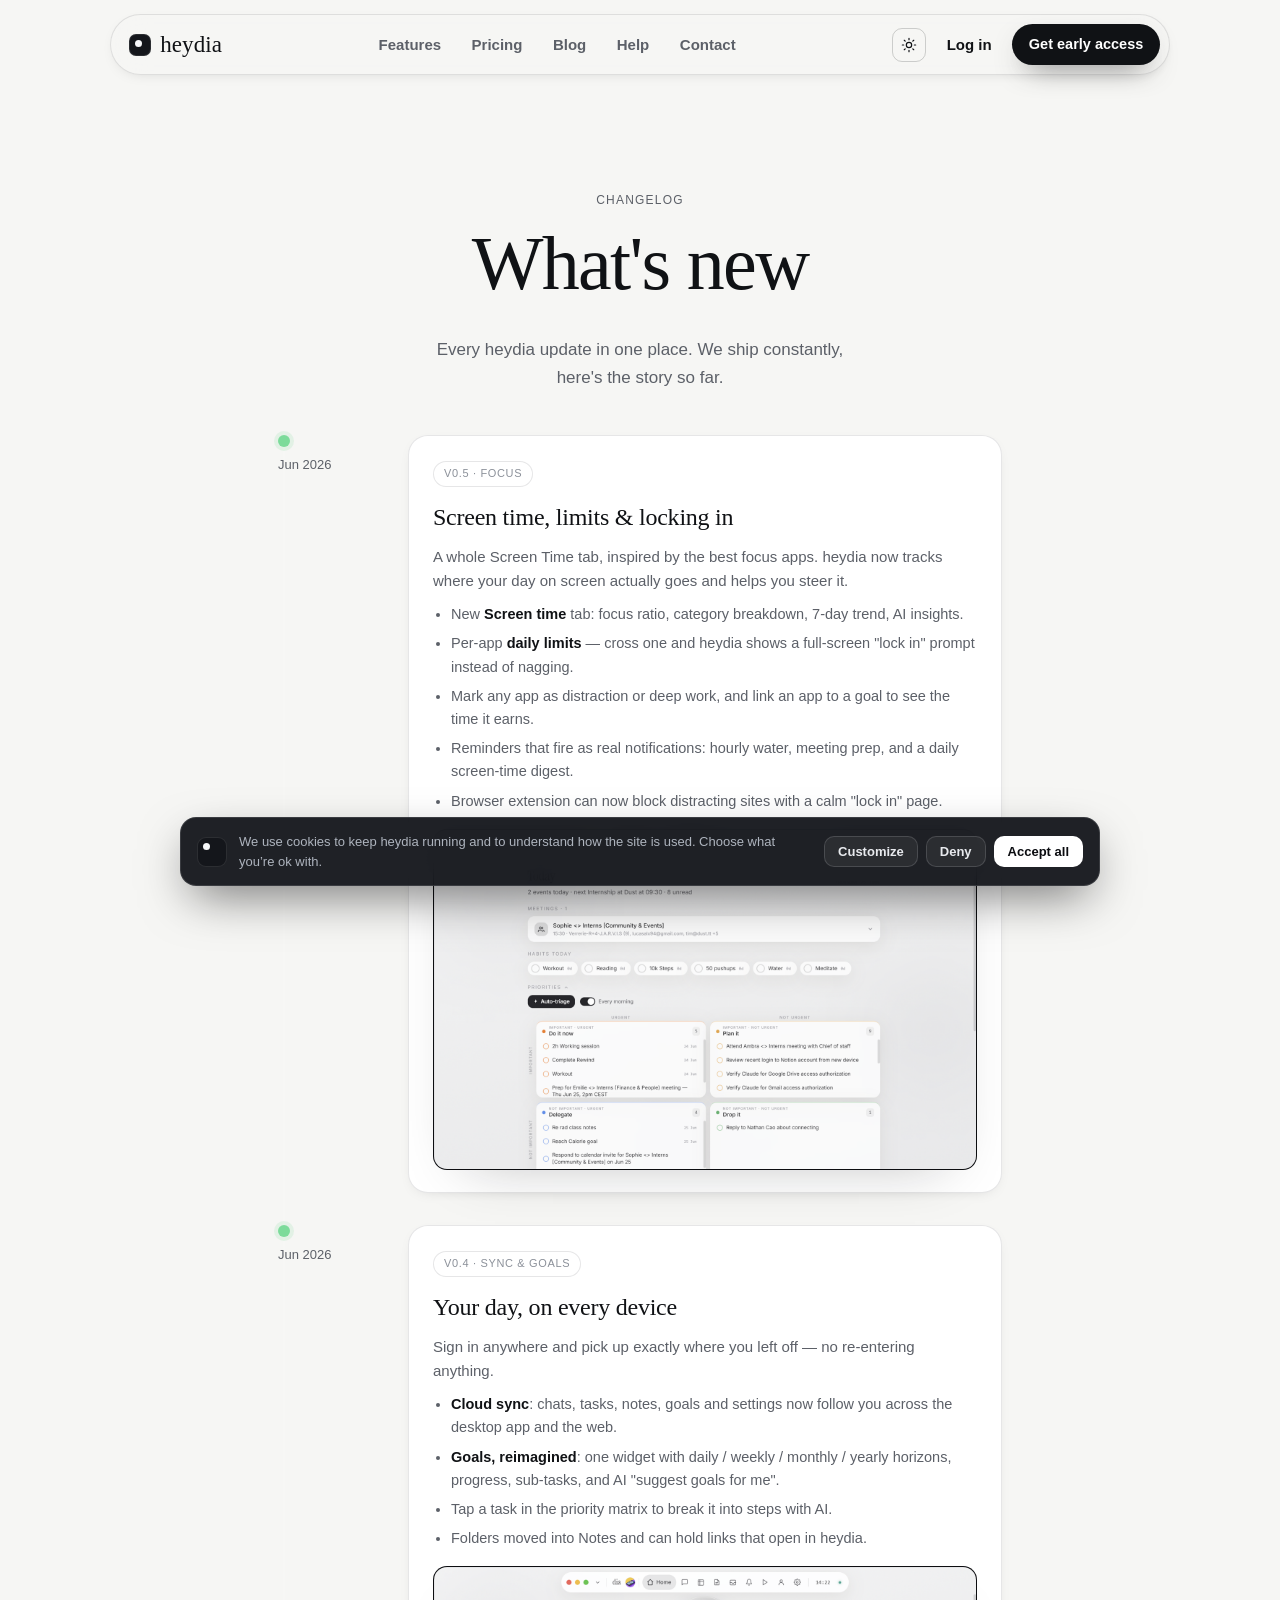
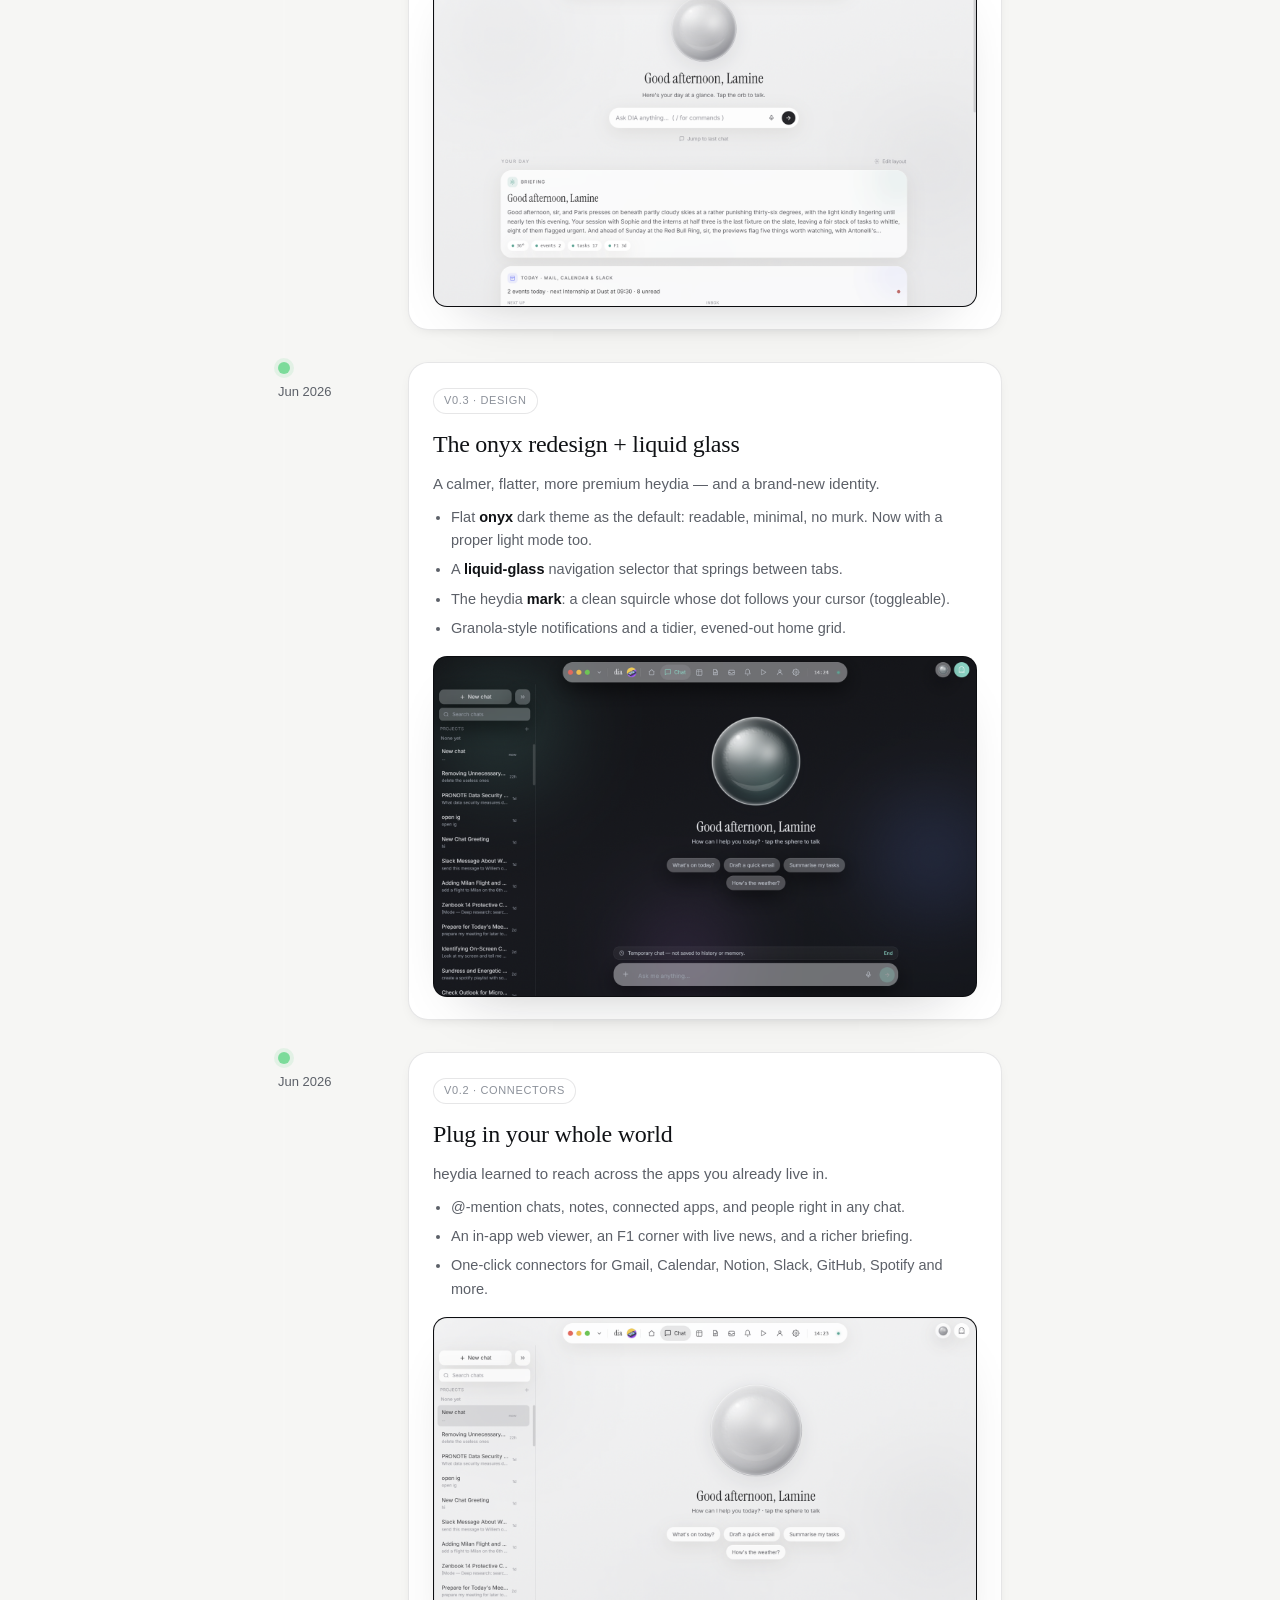
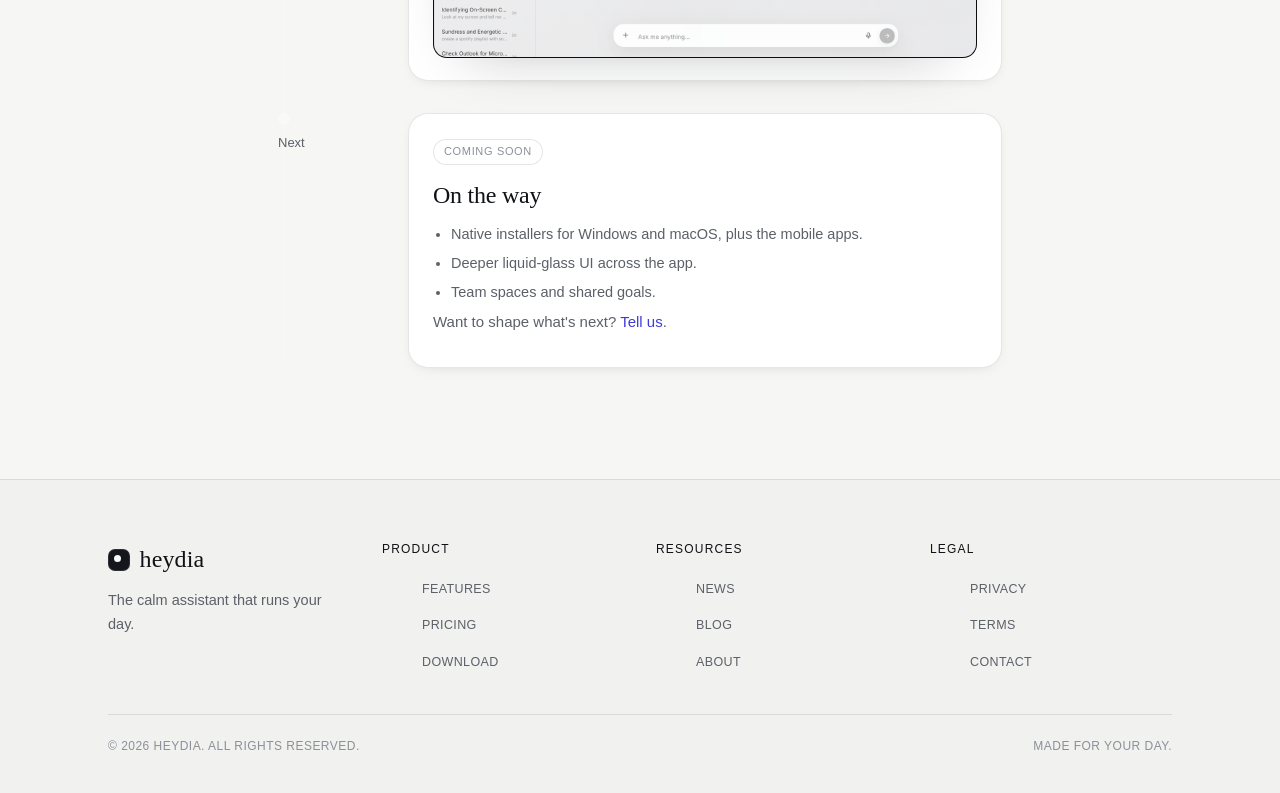
<file: news.html>
<!doctype html>
<html lang="en">
<head>
<meta charset="utf-8">
<meta name="viewport" content="width=device-width,initial-scale=1,viewport-fit=cover">
<title>What's new · heydia</title>
<meta name="description" content="Every heydia update, in one place. New features, fixes, and what's coming next.">
<link rel="icon" type="image/svg+xml" href="favicon.svg">
<link rel="stylesheet" href="styles.css">
<script src="theme.js"></script>
</head>
<body>

<nav><div class="nav-in">
  <a class="word" href="index.html"><span class="mark"></span>heydia</a>
  <div class="nav-mid">
    <a href="features.html">Features</a>
    <a href="pricing.html">Pricing</a>
    <a href="blog.html">Blog</a>
    <a href="help.html">Help</a>
    <a href="contact.html">Contact</a>
  </div>
  <div class="nav-end">
    <a class="login" href="https://heydia.onrender.com">Log in</a>
    <a class="btn btn-primary" href="https://heydia.onrender.com">Get early access</a>
  </div>
</div></nav>

<header class="news-hero">
  <span class="label">Changelog</span>
  <h1 class="heroline" style="font-size:clamp(40px,7vw,76px);margin-top:10px">What's new</h1>
  <p style="color:var(--soft);max-width:48ch;margin:14px auto 0">Every heydia update in one place. We ship constantly, here's the story so far.</p>
</header>

<section class="wrap timeline">

  <div class="tl-entry reveal">
    <div class="tl-rail"><span class="tl-dot"></span><span class="tl-date">Jun 2026</span></div>
    <div class="tl-card">
      <span class="tl-tag">v0.5 · Focus</span>
      <h3>Screen time, limits &amp; locking in</h3>
      <p>A whole Screen Time tab, inspired by the best focus apps. heydia now tracks where your day on screen actually goes and helps you steer it.</p>
      <ul>
        <li>New <b>Screen time</b> tab: focus ratio, category breakdown, 7-day trend, AI insights.</li>
        <li>Per-app <b>daily limits</b> — cross one and heydia shows a full-screen "lock in" prompt instead of nagging.</li>
        <li>Mark any app as distraction or deep work, and link an app to a goal to see the time it earns.</li>
        <li>Reminders that fire as real notifications: hourly water, meeting prep, and a daily screen-time digest.</li>
        <li>Browser extension can now block distracting sites with a calm "lock in" page.</li>
      </ul>
      <div class="tl-shot"><img src="screens/day.png" alt="heydia Day and priorities" loading="lazy" onerror="this.parentNode.style.display='none'"></div>
    </div>
  </div>

  <div class="tl-entry reveal">
    <div class="tl-rail"><span class="tl-dot"></span><span class="tl-date">Jun 2026</span></div>
    <div class="tl-card">
      <span class="tl-tag">v0.4 · Sync &amp; Goals</span>
      <h3>Your day, on every device</h3>
      <p>Sign in anywhere and pick up exactly where you left off — no re-entering anything.</p>
      <ul>
        <li><b>Cloud sync</b>: chats, tasks, notes, goals and settings now follow you across the desktop app and the web.</li>
        <li><b>Goals, reimagined</b>: one widget with daily / weekly / monthly / yearly horizons, progress, sub-tasks, and AI "suggest goals for me".</li>
        <li>Tap a task in the priority matrix to break it into steps with AI.</li>
        <li>Folders moved into Notes and can hold links that open in heydia.</li>
      </ul>
      <div class="tl-shot"><img src="screens/home.png" alt="heydia Home" loading="lazy" onerror="this.parentNode.style.display='none'"></div>
    </div>
  </div>

  <div class="tl-entry reveal">
    <div class="tl-rail"><span class="tl-dot"></span><span class="tl-date">Jun 2026</span></div>
    <div class="tl-card">
      <span class="tl-tag">v0.3 · Design</span>
      <h3>The onyx redesign + liquid glass</h3>
      <p>A calmer, flatter, more premium heydia — and a brand-new identity.</p>
      <ul>
        <li>Flat <b>onyx</b> dark theme as the default: readable, minimal, no murk. Now with a proper light mode too.</li>
        <li>A <b>liquid-glass</b> navigation selector that springs between tabs.</li>
        <li>The heydia <b>mark</b>: a clean squircle whose dot follows your cursor (toggleable).</li>
        <li>Granola-style notifications and a tidier, evened-out home grid.</li>
      </ul>
      <div class="tl-shot"><img src="screens/themes.png" alt="heydia themes" loading="lazy" onerror="this.parentNode.style.display='none'"></div>
    </div>
  </div>

  <div class="tl-entry reveal">
    <div class="tl-rail"><span class="tl-dot"></span><span class="tl-date">Jun 2026</span></div>
    <div class="tl-card">
      <span class="tl-tag">v0.2 · Connectors</span>
      <h3>Plug in your whole world</h3>
      <p>heydia learned to reach across the apps you already live in.</p>
      <ul>
        <li>@-mention chats, notes, connected apps, and people right in any chat.</li>
        <li>An in-app web viewer, an F1 corner with live news, and a richer briefing.</li>
        <li>One-click connectors for Gmail, Calendar, Notion, Slack, GitHub, Spotify and more.</li>
      </ul>
      <div class="tl-shot"><img src="screens/chat.png" alt="heydia chat" loading="lazy" onerror="this.parentNode.style.display='none'"></div>
    </div>
  </div>

  <div class="tl-entry reveal">
    <div class="tl-rail"><span class="tl-dot soon"></span><span class="tl-date">Next</span></div>
    <div class="tl-card">
      <span class="tl-tag">Coming soon</span>
      <h3>On the way</h3>
      <ul>
        <li>Native installers for Windows and macOS, plus the mobile apps.</li>
        <li>Deeper liquid-glass UI across the app.</li>
        <li>Team spaces and shared goals.</li>
      </ul>
      <p style="margin-top:6px">Want to shape what's next? <a href="mailto:dia.customersupport@gmail.com" style="color:var(--brand)">Tell us</a>.</p>
    </div>
  </div>

</section>

<footer><div class="wrap">
  <div class="foot-grid">
    <div><div class="word"><span class="mark"></span>heydia</div><p style="font-size:14.5px;max-width:30ch">The calm assistant that runs your day.</p></div>
    <div><h4>Product</h4><ul><li><a href="features.html">Features</a></li><li><a href="pricing.html">Pricing</a></li><li><a href="https://heydia.onrender.com">Download</a></li></ul></div>
    <div><h4>Resources</h4><ul><li><a href="news.html">News</a></li><li><a href="blog.html">Blog</a></li><li><a href="about.html">About</a></li></ul></div>
    <div><h4>Legal</h4><ul><li><a href="privacy.html">Privacy</a></li><li><a href="terms.html">Terms</a></li><li><a href="mailto:dia.customersupport@gmail.com">Contact</a></li></ul></div>
  </div>
  <div class="foot-bottom"><span>© 2026 heydia. All rights reserved.</span><span>Made for your day.</span></div>
</div></footer>
<script>(function(){var e=document.querySelectorAll('.reveal');e.forEach(function(x){x.classList.add('in')})})();</script>
<script src="cookies.js" defer></script>
</body>
</html>
</file>
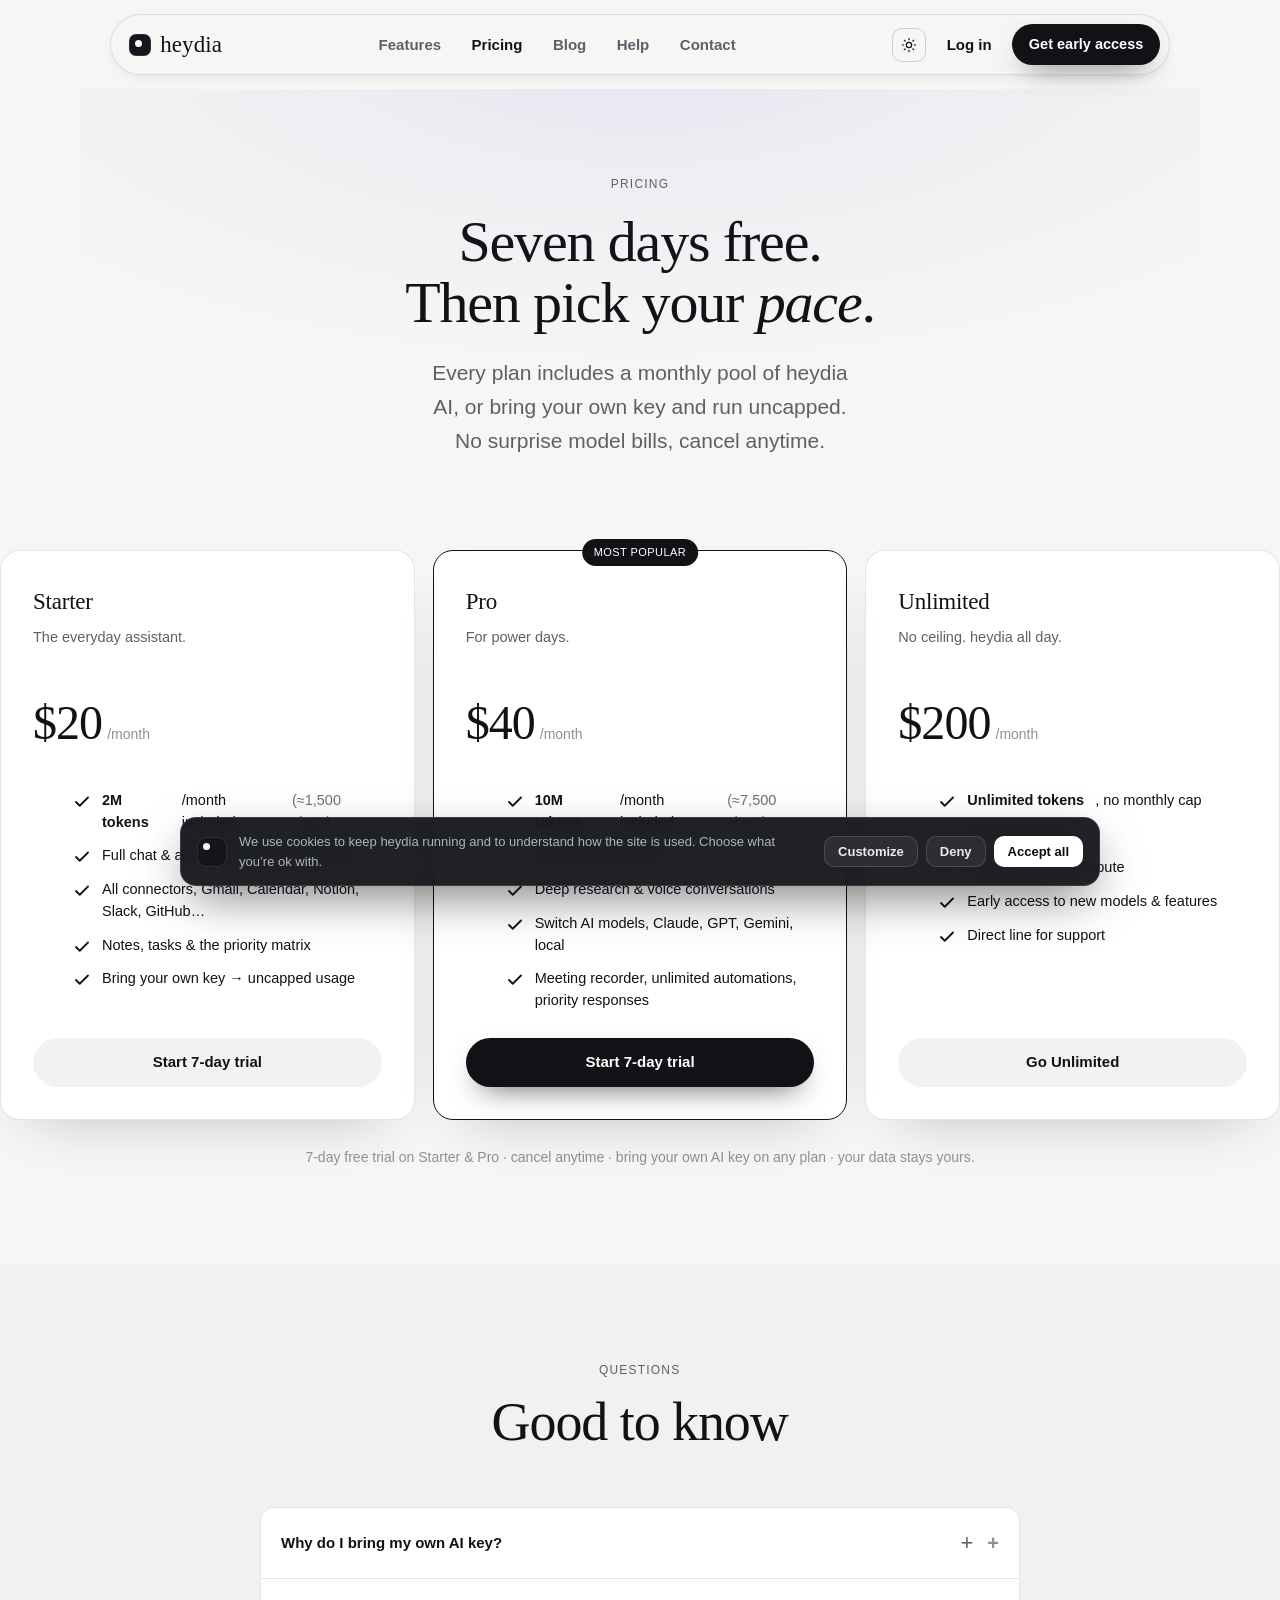
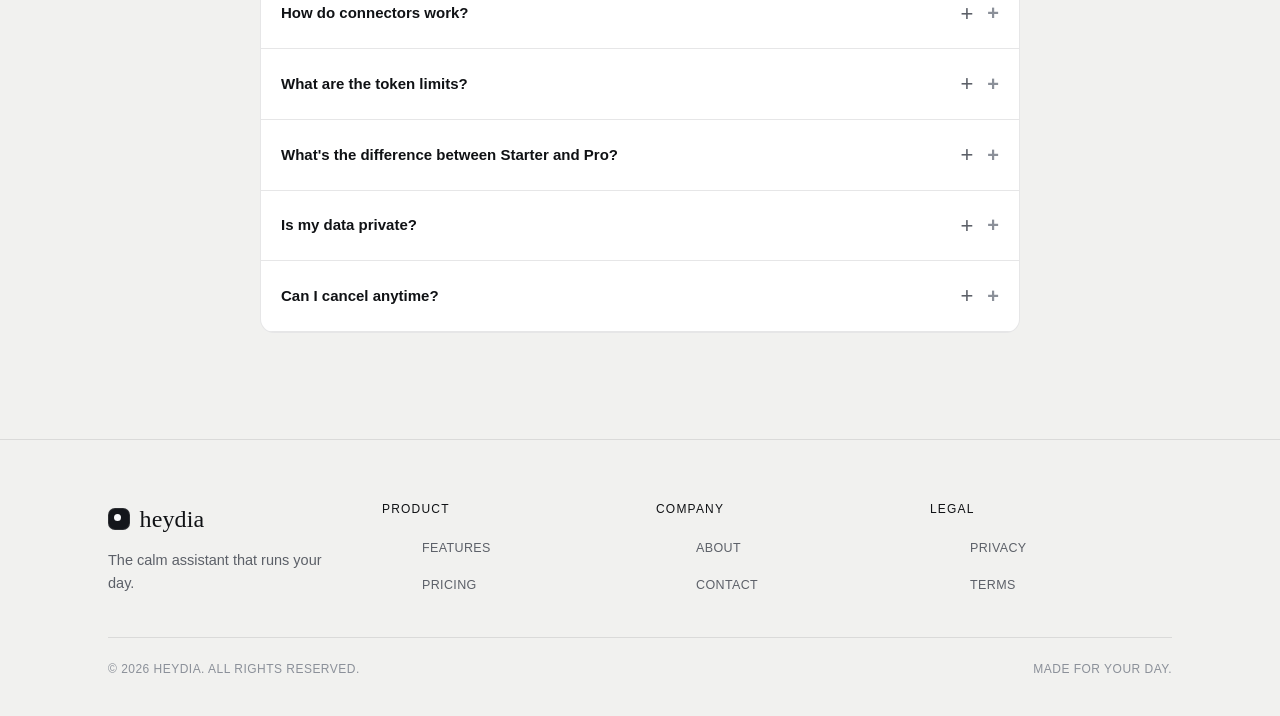
<file: pricing.html>
<!doctype html>
<html lang="en">
<head>
<meta charset="utf-8">
<meta name="viewport" content="width=device-width,initial-scale=1,viewport-fit=cover">
<title>Pricing · heydia</title>
<meta name="description" content="heydia pricing — Starter $20, Pro $40, Unlimited $200. 7-day free trial, monthly token pool, or bring your own AI key on any plan.">
<link rel="stylesheet" href="styles.css">
<script src="theme.js"></script>
</head>
<body>
<div class="bg"></div>

<nav><div class="nav-in">
  <a class="word" href="index.html"><span class="mark"></span>heydia</a>
  <div class="nav-mid">
    <a href="features.html">Features</a>
    <a href="pricing.html" class="active">Pricing</a>
    <a href="blog.html">Blog</a>
    <a href="help.html">Help</a>
    <a href="contact.html">Contact</a>
  </div>
  <div class="nav-end">
    <a class="login" href="https://heydia.onrender.com">Log in</a>
    <a class="btn btn-primary" href="https://heydia.onrender.com">Get early access</a>
  </div>
</div></nav>

<header class="hero wrap" style="padding:80px 0 36px">
  <span class="label">Pricing</span>
  <h1 class="big" style="font-size:clamp(36px,5.5vw,58px);margin-top:14px">Seven days free.<br>Then pick your <em>pace</em>.</h1>
  <p>Every plan includes a monthly pool of heydia AI, or bring your own key and run uncapped. No surprise model bills, cancel anytime.</p>
</header>

<section class="block wrap wide" style="padding-top:20px">
  <div class="tiers">
    <div class="tier">
      <h3>Starter</h3>
      <p class="blurb">The everyday assistant.</p>
      <div class="price"><span class="amt">$20</span><span class="per">/month</span></div>
      <ul>
        <li><svg viewBox="0 0 24 24"><path d="M20 6 9 17l-5-5"/></svg><b style="font-weight:700">2M tokens</b>/month included <span style="opacity:.6">(≈1,500 chats)</span></li>
        <li><svg viewBox="0 0 24 24"><path d="M20 6 9 17l-5-5"/></svg>Full chat &amp; agent, morning briefing, voice</li>
        <li><svg viewBox="0 0 24 24"><path d="M20 6 9 17l-5-5"/></svg>All connectors, Gmail, Calendar, Notion, Slack, GitHub…</li>
        <li><svg viewBox="0 0 24 24"><path d="M20 6 9 17l-5-5"/></svg>Notes, tasks &amp; the priority matrix</li>
        <li><svg viewBox="0 0 24 24"><path d="M20 6 9 17l-5-5"/></svg>Bring your own key → uncapped usage</li>
      </ul>
      <a class="btn btn-soft" href="https://heydia.onrender.com?plan=starter">Start 7-day trial</a>
    </div>
    <div class="tier popular">
      <h3>Pro</h3>
      <p class="blurb">For power days.</p>
      <div class="price"><span class="amt">$40</span><span class="per">/month</span></div>
      <ul>
        <li><svg viewBox="0 0 24 24"><path d="M20 6 9 17l-5-5"/></svg><b style="font-weight:700">10M tokens</b>/month included <span style="opacity:.6">(≈7,500 chats)</span></li>
        <li><svg viewBox="0 0 24 24"><path d="M20 6 9 17l-5-5"/></svg>Everything in Starter</li>
        <li><svg viewBox="0 0 24 24"><path d="M20 6 9 17l-5-5"/></svg>Deep research &amp; voice conversations</li>
        <li><svg viewBox="0 0 24 24"><path d="M20 6 9 17l-5-5"/></svg>Switch AI models, Claude, GPT, Gemini, local</li>
        <li><svg viewBox="0 0 24 24"><path d="M20 6 9 17l-5-5"/></svg>Meeting recorder, unlimited automations, priority responses</li>
      </ul>
      <a class="btn btn-primary" href="https://heydia.onrender.com?plan=pro">Start 7-day trial</a>
    </div>
    <div class="tier">
      <h3>Unlimited</h3>
      <p class="blurb">No ceiling. heydia all day.</p>
      <div class="price"><span class="amt">$200</span><span class="per">/month</span></div>
      <ul>
        <li><svg viewBox="0 0 24 24"><path d="M20 6 9 17l-5-5"/></svg><b style="font-weight:700">Unlimited tokens</b>, no monthly cap</li>
        <li><svg viewBox="0 0 24 24"><path d="M20 6 9 17l-5-5"/></svg>Everything in Pro</li>
        <li><svg viewBox="0 0 24 24"><path d="M20 6 9 17l-5-5"/></svg>Highest-priority compute</li>
        <li><svg viewBox="0 0 24 24"><path d="M20 6 9 17l-5-5"/></svg>Early access to new models &amp; features</li>
        <li><svg viewBox="0 0 24 24"><path d="M20 6 9 17l-5-5"/></svg>Direct line for support</li>
      </ul>
      <a class="btn btn-soft" href="https://heydia.onrender.com?plan=unlimited">Go Unlimited</a>
    </div>
  </div>
  <p style="text-align:center;color:var(--faint);font-size:14px;margin-top:26px">7-day free trial on Starter &amp; Pro · cancel anytime · bring your own AI key on any plan · your data stays yours.</p>
</section>

<section class="block band">
  <div class="wrap">
    <div class="head reveal"><span class="label">Questions</span><h2>Good to know</h2></div>
    <div class="faq reveal">
      <details><summary>Why do I bring my own AI key?<span class="pl">+</span></summary><p>So your AI usage goes through your own provider account at cost, no markup, no surprise bill from us, and your prompts never sit on our servers. You grab a key from Anthropic in a minute and paste it once.</p></details>
      <details><summary>How do connectors work?<span class="pl">+</span></summary><p>Each integration is a one-click secure sign-in (OAuth) with the service. heydia only gets the access you grant, and you can revoke any connection instantly. Every plan unlocks all of them.</p></details>
      <details><summary>What are the token limits?<span class="pl">+</span></summary><p>Each plan includes a monthly pool of heydia AI, Starter 2M tokens (≈1,500 chats), Pro 10M (≈7,500 chats), Unlimited has no cap. A typical chat is a few thousand tokens, so most days you won't think about it. Hit the cap and you can top up, upgrade, or just add your own AI key, which makes usage uncapped on any plan.</p></details>
      <details><summary>What's the difference between Starter and Pro?<span class="pl">+</span></summary><p>Starter is the full assistant for daily life, all connectors, briefing, voice, tasks. Pro adds 5× the tokens plus power-user modes: deep research, voice conversations, switching between AI models, the meeting recorder, and unlimited automations.</p></details>
      <details><summary>Is my data private?<span class="pl">+</span></summary><p>Yes. heydia is local-first in spirit, your conversations and connected accounts are yours, never sold, never used to train models, and exportable or deletable anytime.</p></details>
      <details><summary>Can I cancel anytime?<span class="pl">+</span></summary><p>Anytime, in one click, from your account. You keep access until the end of your billing period, and your data stays yours.</p></details>
    </div>
  </div>
</section>

<footer><div class="wrap">
  <div class="foot-grid">
    <div><div class="word"><span class="mark"></span>heydia</div><p style="font-size:14.5px;max-width:30ch">The calm assistant that runs your day.</p></div>
    <div><h4>Product</h4><ul><li><a href="features.html">Features</a></li><li><a href="pricing.html">Pricing</a></li></ul></div>
    <div><h4>Company</h4><ul><li><a href="about.html">About</a></li><li><a href="mailto:dia.customersupport@gmail.com">Contact</a></li></ul></div>
    <div><h4>Legal</h4><ul><li><a href="privacy.html">Privacy</a></li><li><a href="terms.html">Terms</a></li></ul></div>
  </div>
  <div class="foot-bottom"><span>© 2026 heydia. All rights reserved.</span><span>Made for your day.</span></div>
</div></footer>
<script>(function(){var e=document.querySelectorAll('.reveal');if(!('IntersectionObserver'in window)||matchMedia('(prefers-reduced-motion:reduce)').matches){e.forEach(function(x){x.classList.add('in')});return}var o=new IntersectionObserver(function(s){s.forEach(function(n){if(n.isIntersecting){n.target.classList.add('in');o.unobserve(n.target)}})},{threshold:.12});e.forEach(function(x){o.observe(x)})})();</script>
<script src="cookies.js" defer></script>
</body>
</html>
</file>
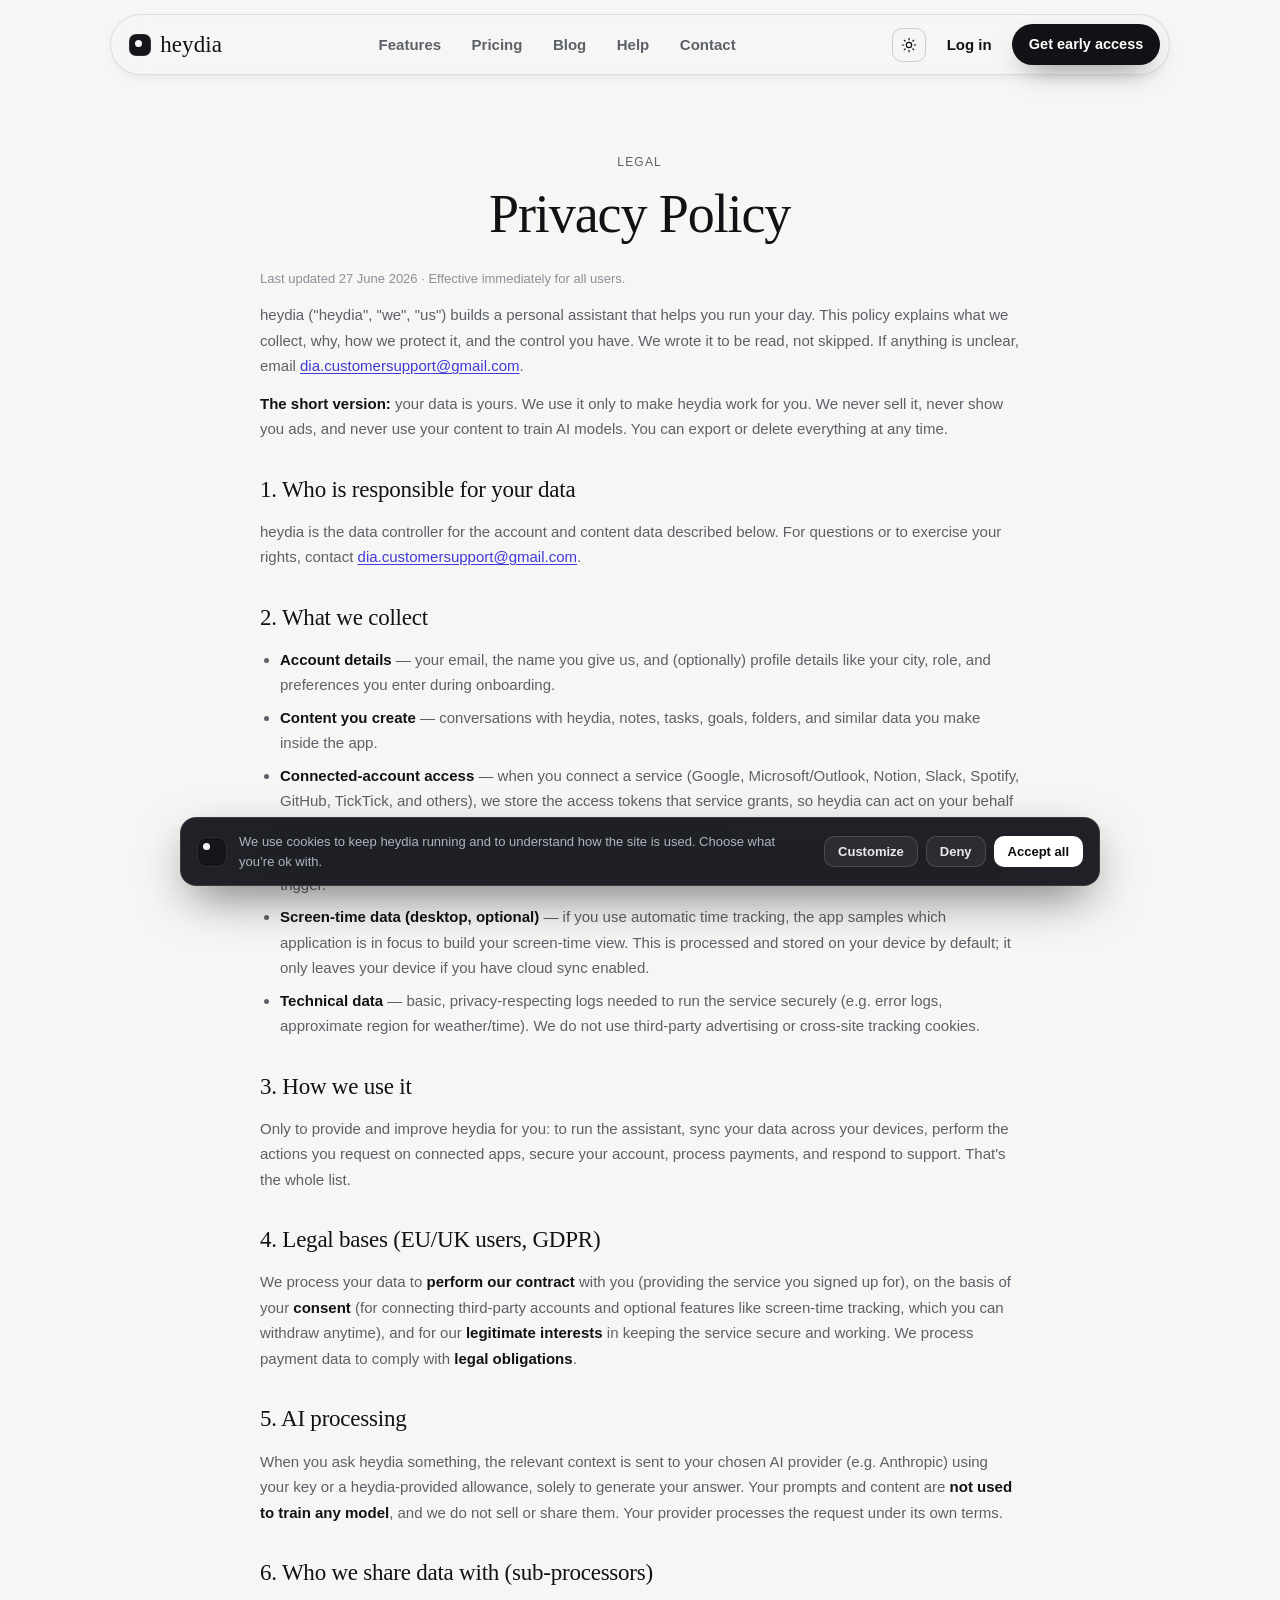
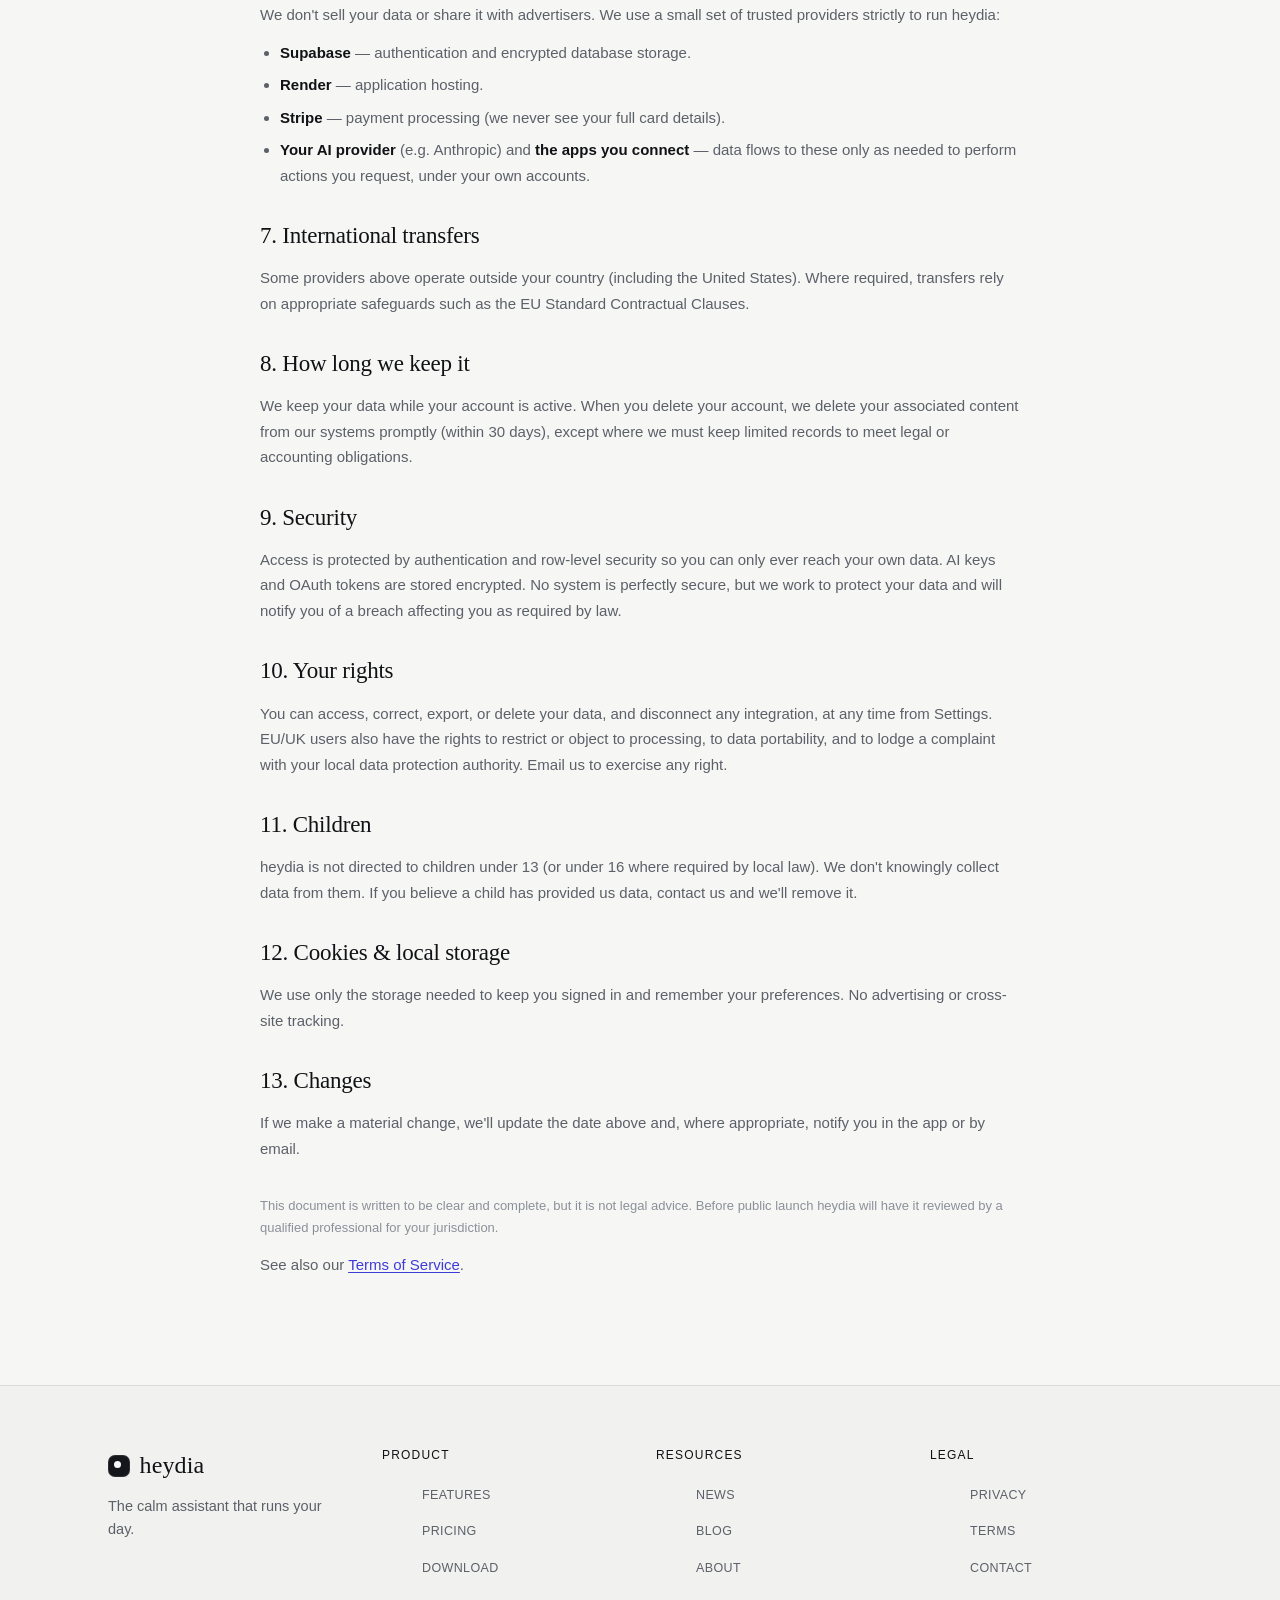
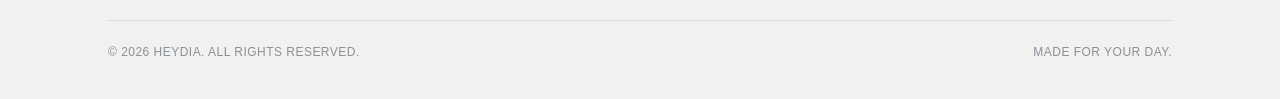
<file: privacy.html>
<!doctype html>
<html lang="en">
<head>
<meta charset="utf-8">
<meta name="viewport" content="width=device-width,initial-scale=1,viewport-fit=cover">
<title>Privacy Policy · heydia</title>
<meta name="description" content="How heydia collects, uses, and protects your data. Plain-language, GDPR-aware, you stay in control.">
<link rel="icon" type="image/svg+xml" href="favicon.svg">
<link rel="stylesheet" href="styles.css">
<script src="theme.js"></script>
</head>
<body>

<nav><div class="nav-in">
  <a class="word" href="index.html"><span class="mark"></span>heydia</a>
  <div class="nav-mid">
    <a href="features.html">Features</a>
    <a href="pricing.html">Pricing</a>
    <a href="blog.html">Blog</a>
    <a href="help.html">Help</a>
    <a href="contact.html">Contact</a>
  </div>
  <div class="nav-end">
    <a class="login" href="https://heydia.onrender.com">Log in</a>
    <a class="btn btn-primary" href="https://heydia.onrender.com">Get early access</a>
  </div>
</div></nav>

<section class="block wrap narrow" style="padding-top:64px">
  <div class="head reveal" style="margin-bottom:24px"><span class="label">Legal</span><h2>Privacy Policy</h2></div>
  <div class="legal reveal">
    <p class="legal-meta">Last updated 27 June 2026 · Effective immediately for all users.</p>
    <p>heydia ("heydia", "we", "us") builds a personal assistant that helps you run your day. This policy explains what we collect, why, how we protect it, and the control you have. We wrote it to be read, not skipped. If anything is unclear, email <a href="mailto:dia.customersupport@gmail.com">dia.customersupport@gmail.com</a>.</p>
    <p><strong>The short version:</strong> your data is yours. We use it only to make heydia work for you. We never sell it, never show you ads, and never use your content to train AI models. You can export or delete everything at any time.</p>

    <h3>1. Who is responsible for your data</h3>
    <p>heydia is the data controller for the account and content data described below. For questions or to exercise your rights, contact <a href="mailto:dia.customersupport@gmail.com">dia.customersupport@gmail.com</a>.</p>

    <h3>2. What we collect</h3>
    <ul>
      <li><strong>Account details</strong> — your email, the name you give us, and (optionally) profile details like your city, role, and preferences you enter during onboarding.</li>
      <li><strong>Content you create</strong> — conversations with heydia, notes, tasks, goals, folders, and similar data you make inside the app.</li>
      <li><strong>Connected-account access</strong> — when you connect a service (Google, Microsoft/Outlook, Notion, Slack, Spotify, GitHub, TickTick, and others), we store the access tokens that service grants, so heydia can act on your behalf for the things you ask. You can revoke any connection at any time.</li>
      <li><strong>Your AI key</strong> — if you bring your own AI key, we store it encrypted and use it only to make the AI requests you trigger.</li>
      <li><strong>Screen-time data (desktop, optional)</strong> — if you use automatic time tracking, the app samples which application is in focus to build your screen-time view. This is processed and stored on your device by default; it only leaves your device if you have cloud sync enabled.</li>
      <li><strong>Technical data</strong> — basic, privacy-respecting logs needed to run the service securely (e.g. error logs, approximate region for weather/time). We do not use third-party advertising or cross-site tracking cookies.</li>
    </ul>

    <h3>3. How we use it</h3>
    <p>Only to provide and improve heydia for you: to run the assistant, sync your data across your devices, perform the actions you request on connected apps, secure your account, process payments, and respond to support. That's the whole list.</p>

    <h3>4. Legal bases (EU/UK users, GDPR)</h3>
    <p>We process your data to <strong>perform our contract</strong> with you (providing the service you signed up for), on the basis of your <strong>consent</strong> (for connecting third-party accounts and optional features like screen-time tracking, which you can withdraw anytime), and for our <strong>legitimate interests</strong> in keeping the service secure and working. We process payment data to comply with <strong>legal obligations</strong>.</p>

    <h3>5. AI processing</h3>
    <p>When you ask heydia something, the relevant context is sent to your chosen AI provider (e.g. Anthropic) using your key or a heydia-provided allowance, solely to generate your answer. Your prompts and content are <strong>not used to train any model</strong>, and we do not sell or share them. Your provider processes the request under its own terms.</p>

    <h3>6. Who we share data with (sub-processors)</h3>
    <p>We don't sell your data or share it with advertisers. We use a small set of trusted providers strictly to run heydia:</p>
    <ul>
      <li><strong>Supabase</strong> — authentication and encrypted database storage.</li>
      <li><strong>Render</strong> — application hosting.</li>
      <li><strong>Stripe</strong> — payment processing (we never see your full card details).</li>
      <li><strong>Your AI provider</strong> (e.g. Anthropic) and <strong>the apps you connect</strong> — data flows to these only as needed to perform actions you request, under your own accounts.</li>
    </ul>

    <h3>7. International transfers</h3>
    <p>Some providers above operate outside your country (including the United States). Where required, transfers rely on appropriate safeguards such as the EU Standard Contractual Clauses.</p>

    <h3>8. How long we keep it</h3>
    <p>We keep your data while your account is active. When you delete your account, we delete your associated content from our systems promptly (within 30 days), except where we must keep limited records to meet legal or accounting obligations.</p>

    <h3>9. Security</h3>
    <p>Access is protected by authentication and row-level security so you can only ever reach your own data. AI keys and OAuth tokens are stored encrypted. No system is perfectly secure, but we work to protect your data and will notify you of a breach affecting you as required by law.</p>

    <h3>10. Your rights</h3>
    <p>You can access, correct, export, or delete your data, and disconnect any integration, at any time from Settings. EU/UK users also have the rights to restrict or object to processing, to data portability, and to lodge a complaint with your local data protection authority. Email us to exercise any right.</p>

    <h3>11. Children</h3>
    <p>heydia is not directed to children under 13 (or under 16 where required by local law). We don't knowingly collect data from them. If you believe a child has provided us data, contact us and we'll remove it.</p>

    <h3>12. Cookies &amp; local storage</h3>
    <p>We use only the storage needed to keep you signed in and remember your preferences. No advertising or cross-site tracking.</p>

    <h3>13. Changes</h3>
    <p>If we make a material change, we'll update the date above and, where appropriate, notify you in the app or by email.</p>

    <p class="legal-meta" style="margin-top:34px">This document is written to be clear and complete, but it is not legal advice. Before public launch heydia will have it reviewed by a qualified professional for your jurisdiction.</p>
    <p style="margin-top:10px">See also our <a href="terms.html">Terms of Service</a>.</p>
  </div>
</section>

<footer><div class="wrap">
  <div class="foot-grid">
    <div><div class="word"><span class="mark"></span>heydia</div><p style="font-size:14.5px;max-width:30ch">The calm assistant that runs your day.</p></div>
    <div><h4>Product</h4><ul><li><a href="features.html">Features</a></li><li><a href="pricing.html">Pricing</a></li><li><a href="https://heydia.onrender.com">Download</a></li></ul></div>
    <div><h4>Resources</h4><ul><li><a href="news.html">News</a></li><li><a href="blog.html">Blog</a></li><li><a href="about.html">About</a></li></ul></div>
    <div><h4>Legal</h4><ul><li><a href="privacy.html">Privacy</a></li><li><a href="terms.html">Terms</a></li><li><a href="mailto:dia.customersupport@gmail.com">Contact</a></li></ul></div>
  </div>
  <div class="foot-bottom"><span>© 2026 heydia. All rights reserved.</span><span>Made for your day.</span></div>
</div></footer>
<script>(function(){var e=document.querySelectorAll('.reveal');e.forEach(function(x){x.classList.add('in')})})();</script>
<script src="cookies.js" defer></script>
</body>
</html>
</file>
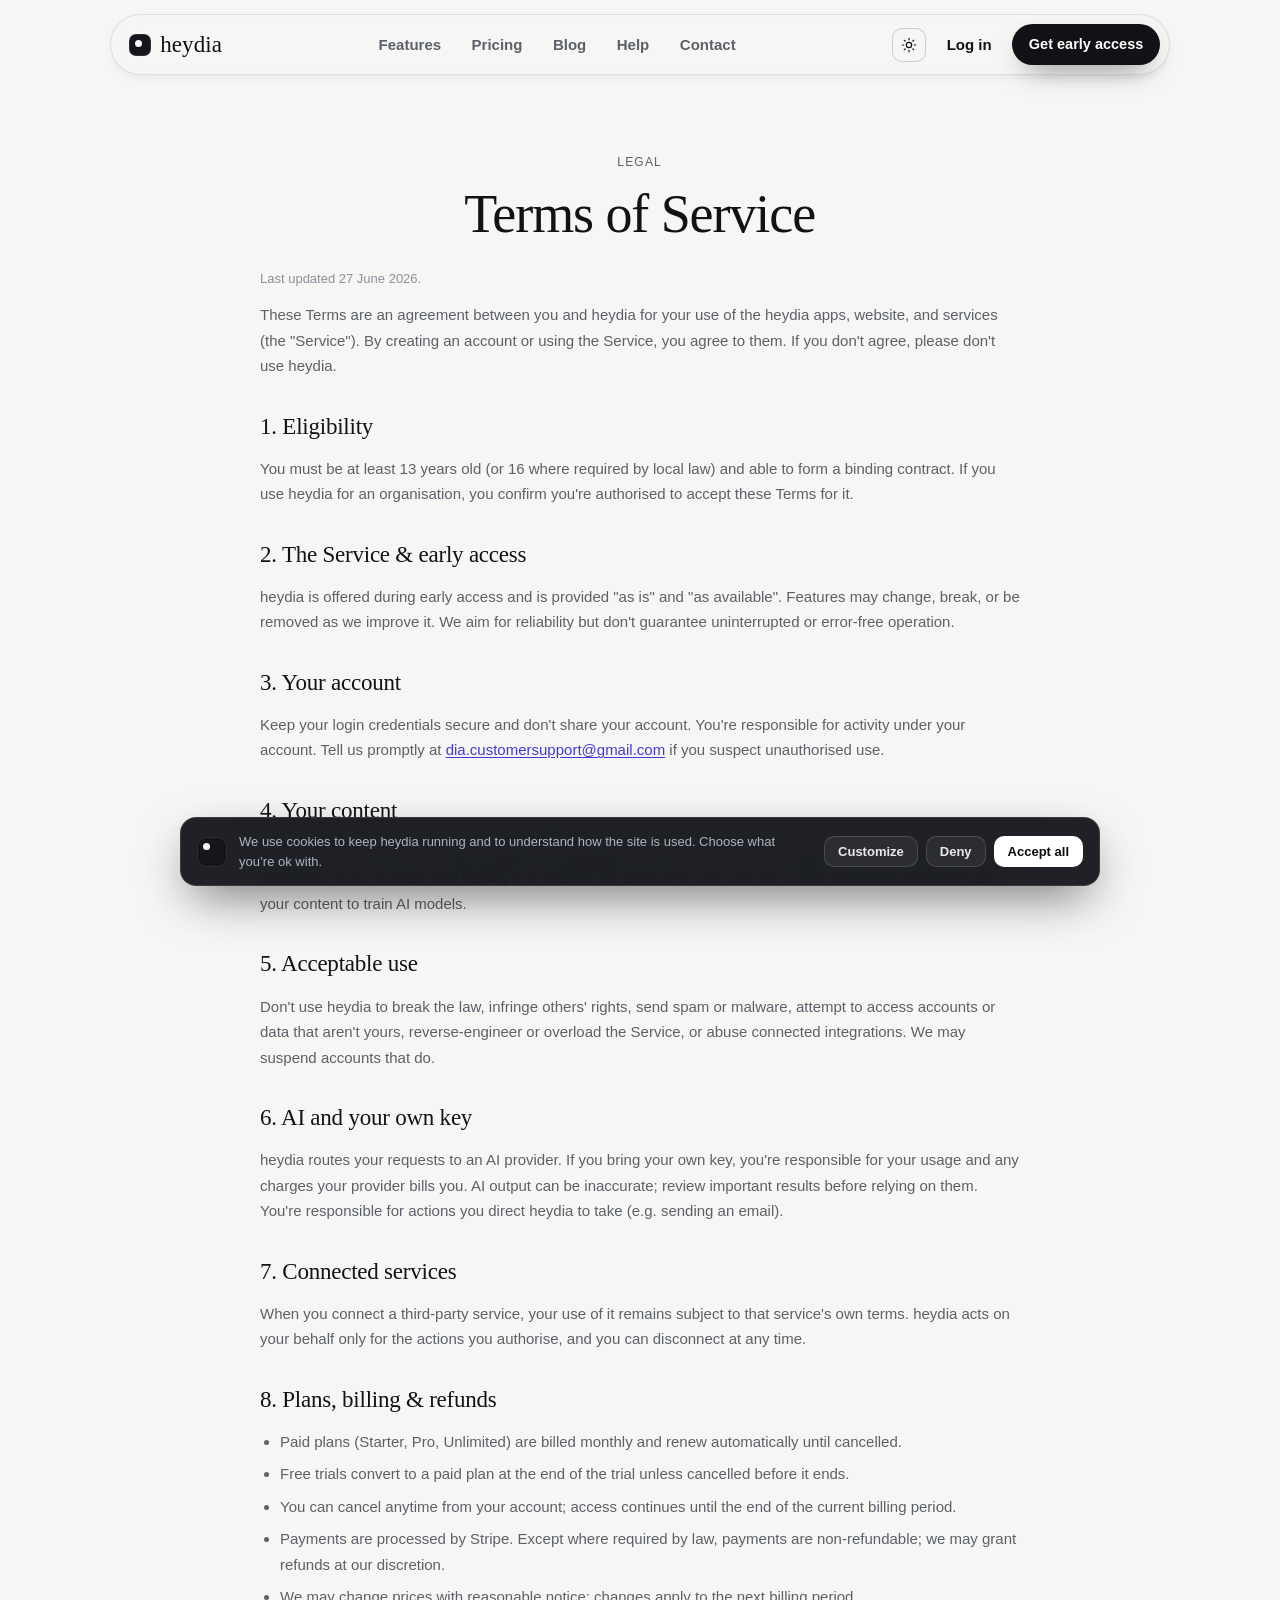
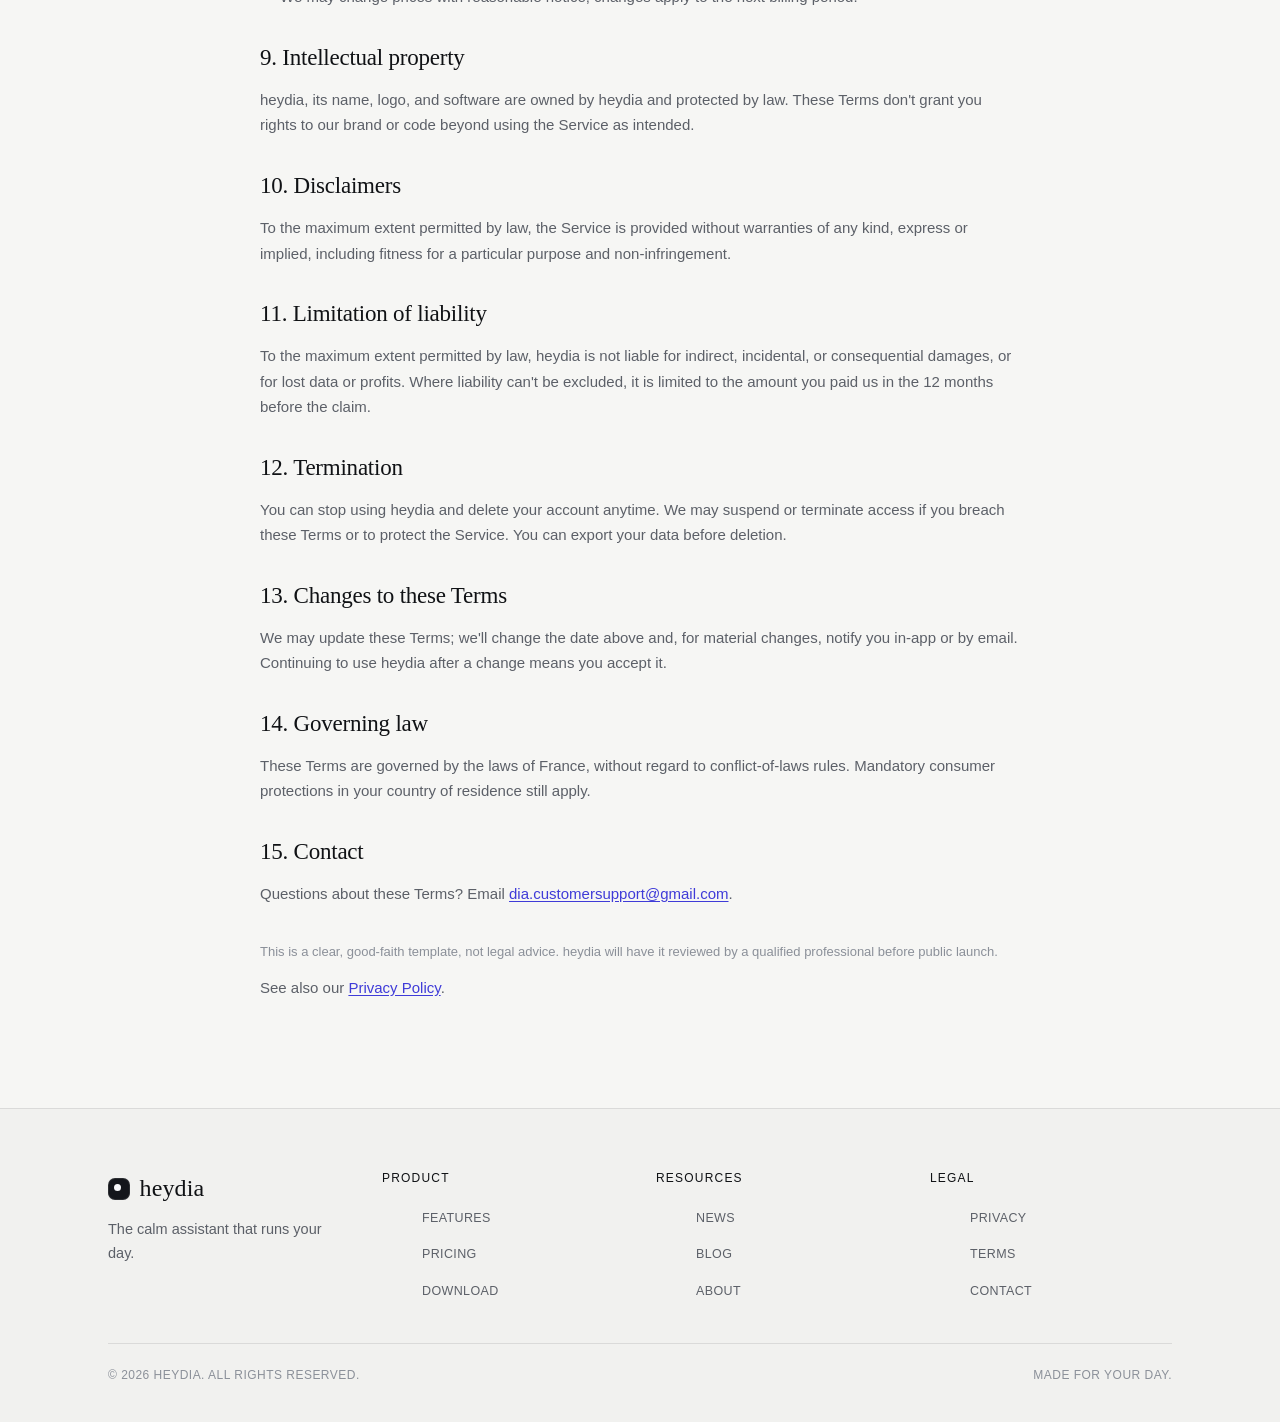
<file: terms.html>
<!doctype html>
<html lang="en">
<head>
<meta charset="utf-8">
<meta name="viewport" content="width=device-width,initial-scale=1,viewport-fit=cover">
<title>Terms of Service · heydia</title>
<meta name="description" content="The terms for using heydia: accounts, acceptable use, billing, and the legal basics.">
<link rel="icon" type="image/svg+xml" href="favicon.svg">
<link rel="stylesheet" href="styles.css">
<script src="theme.js"></script>
</head>
<body>

<nav><div class="nav-in">
  <a class="word" href="index.html"><span class="mark"></span>heydia</a>
  <div class="nav-mid">
    <a href="features.html">Features</a>
    <a href="pricing.html">Pricing</a>
    <a href="blog.html">Blog</a>
    <a href="help.html">Help</a>
    <a href="contact.html">Contact</a>
  </div>
  <div class="nav-end">
    <a class="login" href="https://heydia.onrender.com">Log in</a>
    <a class="btn btn-primary" href="https://heydia.onrender.com">Get early access</a>
  </div>
</div></nav>

<section class="block wrap narrow" style="padding-top:64px">
  <div class="head reveal" style="margin-bottom:24px"><span class="label">Legal</span><h2>Terms of Service</h2></div>
  <div class="legal reveal">
    <p class="legal-meta">Last updated 27 June 2026.</p>
    <p>These Terms are an agreement between you and heydia for your use of the heydia apps, website, and services (the "Service"). By creating an account or using the Service, you agree to them. If you don't agree, please don't use heydia.</p>

    <h3>1. Eligibility</h3>
    <p>You must be at least 13 years old (or 16 where required by local law) and able to form a binding contract. If you use heydia for an organisation, you confirm you're authorised to accept these Terms for it.</p>

    <h3>2. The Service &amp; early access</h3>
    <p>heydia is offered during early access and is provided "as is" and "as available". Features may change, break, or be removed as we improve it. We aim for reliability but don't guarantee uninterrupted or error-free operation.</p>

    <h3>3. Your account</h3>
    <p>Keep your login credentials secure and don't share your account. You're responsible for activity under your account. Tell us promptly at <a href="mailto:dia.customersupport@gmail.com">dia.customersupport@gmail.com</a> if you suspect unauthorised use.</p>

    <h3>4. Your content</h3>
    <p>You own the content you create in heydia (conversations, notes, tasks, etc.). You grant us only the limited licence needed to store, process, and display it to operate the Service for you. We don't claim ownership and don't use your content to train AI models.</p>

    <h3>5. Acceptable use</h3>
    <p>Don't use heydia to break the law, infringe others' rights, send spam or malware, attempt to access accounts or data that aren't yours, reverse-engineer or overload the Service, or abuse connected integrations. We may suspend accounts that do.</p>

    <h3>6. AI and your own key</h3>
    <p>heydia routes your requests to an AI provider. If you bring your own key, you're responsible for your usage and any charges your provider bills you. AI output can be inaccurate; review important results before relying on them. You're responsible for actions you direct heydia to take (e.g. sending an email).</p>

    <h3>7. Connected services</h3>
    <p>When you connect a third-party service, your use of it remains subject to that service's own terms. heydia acts on your behalf only for the actions you authorise, and you can disconnect at any time.</p>

    <h3>8. Plans, billing &amp; refunds</h3>
    <ul>
      <li>Paid plans (Starter, Pro, Unlimited) are billed monthly and renew automatically until cancelled.</li>
      <li>Free trials convert to a paid plan at the end of the trial unless cancelled before it ends.</li>
      <li>You can cancel anytime from your account; access continues until the end of the current billing period.</li>
      <li>Payments are processed by Stripe. Except where required by law, payments are non-refundable; we may grant refunds at our discretion.</li>
      <li>We may change prices with reasonable notice; changes apply to the next billing period.</li>
    </ul>

    <h3>9. Intellectual property</h3>
    <p>heydia, its name, logo, and software are owned by heydia and protected by law. These Terms don't grant you rights to our brand or code beyond using the Service as intended.</p>

    <h3>10. Disclaimers</h3>
    <p>To the maximum extent permitted by law, the Service is provided without warranties of any kind, express or implied, including fitness for a particular purpose and non-infringement.</p>

    <h3>11. Limitation of liability</h3>
    <p>To the maximum extent permitted by law, heydia is not liable for indirect, incidental, or consequential damages, or for lost data or profits. Where liability can't be excluded, it is limited to the amount you paid us in the 12 months before the claim.</p>

    <h3>12. Termination</h3>
    <p>You can stop using heydia and delete your account anytime. We may suspend or terminate access if you breach these Terms or to protect the Service. You can export your data before deletion.</p>

    <h3>13. Changes to these Terms</h3>
    <p>We may update these Terms; we'll change the date above and, for material changes, notify you in-app or by email. Continuing to use heydia after a change means you accept it.</p>

    <h3>14. Governing law</h3>
    <p>These Terms are governed by the laws of France, without regard to conflict-of-laws rules. Mandatory consumer protections in your country of residence still apply.</p>

    <h3>15. Contact</h3>
    <p>Questions about these Terms? Email <a href="mailto:dia.customersupport@gmail.com">dia.customersupport@gmail.com</a>.</p>

    <p class="legal-meta" style="margin-top:34px">This is a clear, good-faith template, not legal advice. heydia will have it reviewed by a qualified professional before public launch.</p>
    <p style="margin-top:10px">See also our <a href="privacy.html">Privacy Policy</a>.</p>
  </div>
</section>

<footer><div class="wrap">
  <div class="foot-grid">
    <div><div class="word"><span class="mark"></span>heydia</div><p style="font-size:14.5px;max-width:30ch">The calm assistant that runs your day.</p></div>
    <div><h4>Product</h4><ul><li><a href="features.html">Features</a></li><li><a href="pricing.html">Pricing</a></li><li><a href="https://heydia.onrender.com">Download</a></li></ul></div>
    <div><h4>Resources</h4><ul><li><a href="news.html">News</a></li><li><a href="blog.html">Blog</a></li><li><a href="about.html">About</a></li></ul></div>
    <div><h4>Legal</h4><ul><li><a href="privacy.html">Privacy</a></li><li><a href="terms.html">Terms</a></li><li><a href="mailto:dia.customersupport@gmail.com">Contact</a></li></ul></div>
  </div>
  <div class="foot-bottom"><span>© 2026 heydia. All rights reserved.</span><span>Made for your day.</span></div>
</div></footer>
<script>(function(){var e=document.querySelectorAll('.reveal');e.forEach(function(x){x.classList.add('in')})})();</script>
<script src="cookies.js" defer></script>
</body>
</html>
</file>
<file: styles.css>
:root{
  --bg:#070809; --paper:#111319; --paper-2:#0d0f14; --band:#0b0c10; --dark:#000;
  --ink:#f4f5f7; --ink-2:#cbd0d8; --soft:#aeb4be; --faint:#7b818c;
  --line:rgba(255,255,255,.08); --line-2:rgba(255,255,255,.16);
  --brand:#aeb8ff; --brand-soft:#cdd4ff;
  --btn:#ffffff; --btn-2:#e9eaee;
  --shadow-sm:0 4px 16px -10px rgba(0,0,0,.6);
  --shadow:0 24px 56px -34px rgba(0,0,0,.7);
  --shadow-lg:0 50px 100px -50px rgba(0,0,0,.85);
  --serif:"Iowan Old Style","Palatino Linotype",Palatino,Georgia,"Times New Roman",serif;
  --sans:-apple-system,BlinkMacSystemFont,"Segoe UI",Inter,Roboto,Helvetica,Arial,sans-serif;
  --mono:var(--sans);
  --display:var(--serif);
}
*{box-sizing:border-box;margin:0}
html{scroll-behavior:smooth;-webkit-text-size-adjust:100%}
body{background:var(--bg);color:var(--ink);font-family:var(--sans);line-height:1.62;font-size:17px;
  -webkit-font-smoothing:antialiased;text-rendering:optimizeLegibility;overflow-x:hidden}
.wrap{position:relative;z-index:1;max-width:1120px;margin:0 auto;padding:0 28px}
.narrow{max-width:780px;margin-inline:auto}
a{color:inherit;text-decoration:none}
.label{font-family:var(--mono);font-size:12px;letter-spacing:.1em;text-transform:uppercase;color:var(--soft);font-weight:500}
.serif{font-family:var(--serif)}

.btn{position:relative;display:inline-flex;align-items:center;gap:.5em;border:none;cursor:pointer;font-family:var(--sans);
  font-size:15px;font-weight:600;padding:.82em 1.5em;border-radius:999px;
  transition:transform .18s cubic-bezier(.2,.8,.2,1),background .18s,box-shadow .18s,border-color .18s}
.btn:focus-visible{outline:2px solid var(--brand);outline-offset:3px}
.btn-primary{background:var(--btn);color:#0b0c10;box-shadow:0 12px 30px -14px rgba(0,0,0,.8)}
.btn-primary:hover{background:var(--btn-2);transform:translateY(-2px);box-shadow:0 18px 38px -16px rgba(0,0,0,.85)}
.btn-lg{font-size:16px;padding:1em 1.9em}
.btn-ghost{background:rgba(255,255,255,.06);color:var(--ink);border:1px solid var(--line-2)}
.btn-ghost:hover{background:rgba(255,255,255,.12);border-color:rgba(255,255,255,.3);transform:translateY(-2px)}
.btn-soft{background:rgba(255,255,255,.07);color:var(--ink)}
.btn-soft:hover{background:rgba(255,255,255,.13)}

/* logo mark: clean flat squircle (no glossy orb) */
/* heydia mark: a filled squircle (rounded square) with one small off-centre dot. */
.mark{width:22px;height:22px;border-radius:7px;background:#14161b;border:1px solid rgba(255,255,255,.1);position:relative;flex-shrink:0}
.mark::after{content:"";position:absolute;top:5px;left:5px;width:7px;height:7px;border-radius:50%;background:#f7f8fa}
.mark.sm{width:18px;height:18px;border-radius:6px}.mark.sm::after{top:4px;left:4px;width:6px;height:6px}

/* nav: floating glass pill */
nav{position:sticky;top:0;z-index:40;padding:14px 0;display:flex;justify-content:center}
.nav-in{display:flex;align-items:center;gap:8px;width:min(1060px,calc(100% - 32px));
  padding:9px 9px 9px 18px;border-radius:999px;background:rgba(17,19,24,.62);
  border:1px solid var(--line);box-shadow:var(--shadow-sm);
  backdrop-filter:blur(18px) saturate(180%);-webkit-backdrop-filter:blur(18px) saturate(180%)}
.word{font-family:var(--serif);font-size:23px;letter-spacing:.004em;display:flex;align-items:center;gap:.4em;color:var(--ink)}
.nav-mid{display:flex;gap:2px;margin:0 auto}
.nav-mid a{padding:.5em .95em;border-radius:999px;color:var(--soft);font-weight:550;font-size:15px;transition:color .2s,background .2s}
.nav-mid a:hover,.nav-mid a.active{color:var(--ink);background:rgba(255,255,255,.08)}
.nav-end{display:flex;gap:7px;align-items:center}
.nav-end .login{padding:.5em .9em;border-radius:999px;color:var(--ink);font-weight:600;font-size:15px}
.nav-end .login:hover{background:rgba(255,255,255,.08)}
.nav-end .btn{padding:.62em 1.15em;font-size:14.5px}
@media(max-width:760px){.nav-mid{display:none}.nav-end .login{display:none}}

/* hero: blue arc glow + floating cards + big serif */
.hero{position:relative;overflow:hidden;text-align:center;padding:120px 0 0}
.hero::before{content:"";position:absolute;left:0;right:0;top:0;height:840px;z-index:0;pointer-events:none;
  background:radial-gradient(120% 70% at 50% -8%, rgba(126,140,255,.20) 0%, rgba(90,100,180,.08) 28%, rgba(7,8,9,0) 60%)}
.hero .wrap{position:relative;z-index:2}
.hero-glow{position:absolute;left:50%;top:6%;width:720px;height:560px;transform:translateX(-50%);z-index:0;pointer-events:none;
  background:radial-gradient(circle at 50% 40%, rgba(160,168,255,.16), rgba(7,8,9,0) 62%);filter:blur(10px)}
.dl-row{display:flex;gap:12px;justify-content:center;flex-wrap:wrap;margin:4px 0 18px}
.dl{display:inline-flex;align-items:center;gap:11px;padding:.62em 1.05em;border-radius:14px;background:rgba(255,255,255,.05);border:1px solid var(--line-2);color:var(--ink);transition:transform .18s,background .18s}
.dl:hover{background:rgba(255,255,255,.1);transform:translateY(-2px)}
.dl svg{color:#fff;flex-shrink:0}
.dl span{display:flex;flex-direction:column;line-height:1.06;text-align:left}
.dl small{font-size:10px;color:var(--faint)}
.dl b{font-size:15px;font-weight:600;letter-spacing:-.01em}
/* "Coming soon" platforms — visibly disabled, not clickable, with a small Soon tag. */
.dl.soon{position:relative;cursor:not-allowed;opacity:.5;background:rgba(255,255,255,.03)}
.dl.soon:hover{transform:none;background:rgba(255,255,255,.03)}
.dl.soon svg{color:var(--soft)}
.soon-tag{font-family:var(--mono);font-style:normal;font-size:8.5px;letter-spacing:.1em;text-transform:uppercase;color:var(--ink);background:rgba(255,255,255,.16);border-radius:6px;padding:2px 5px;margin-left:2px}
.hero-proof{font-size:13.5px;color:var(--faint)}
.hero-proof .stars{color:#f5c451;letter-spacing:1px;margin-right:7px}
/* giant wordmark, fades from the bottom as you scroll */
.hero-word{position:absolute;left:0;right:0;bottom:-.16em;z-index:0;pointer-events:none;text-align:center;
  font-family:var(--display);font-weight:600;letter-spacing:-.03em;font-size:clamp(110px,29vw,440px);line-height:.8;color:#fff;opacity:.055;
  -webkit-mask-image:linear-gradient(to bottom,#000 28%,transparent 90%);mask-image:linear-gradient(to bottom,#000 28%,transparent 90%);will-change:opacity,transform}
/* laptop mockup showing the heydia interface (hm- prefix avoids the gallery's .mock/.m-* classes) */
.hmock{position:relative;z-index:2;max-width:900px;margin:54px auto 0}
.hmock-lid{border-radius:18px 18px 0 0;background:#191b20;padding:10px 10px 0;border:1px solid rgba(255,255,255,.08);border-bottom:none;box-shadow:var(--shadow-lg)}
.hmock-screen{position:relative;border-radius:9px;overflow:hidden;background:#0c0d10;aspect-ratio:16/10;text-align:left}
/* Real screenshot sits on top of the drawn UI; if it 404s, JS removes it and the drawn UI shows. */
.hm-shot{position:absolute;inset:0;width:100%;height:100%;object-fit:cover;object-position:top center;z-index:3;display:block}
.hmock-base{height:13px;width:104%;margin-left:-2%;background:linear-gradient(#1b1d22,#0d0e11);border-radius:0 0 16px 16px;box-shadow:var(--shadow)}
.hm-top{display:flex;align-items:center;gap:11px;padding:9px 14px;background:#101218;border-bottom:1px solid rgba(255,255,255,.06)}
.hm-dots{display:flex;gap:5px}.hm-dots i{width:8px;height:8px;border-radius:50%;display:block}
.hm-word{display:flex;align-items:center;gap:7px;font-family:var(--display);font-size:14px;color:#eef0f4}
.hm-mark{width:16px;height:16px;border-radius:5px;background:#14161b;border:1px solid rgba(255,255,255,.14);position:relative;display:inline-block}
.hm-mark::after{content:"";position:absolute;top:3px;left:3px;width:6px;height:6px;border-radius:50%;background:#f7f8fa}
.hm-nav{display:flex;gap:11px;font-size:11px;color:#7e8693;margin-left:4px}
.hm-pill{background:rgba(255,255,255,.1);color:#eef0f4;padding:2px 9px;border-radius:999px}
.hm-clock{margin-left:auto;font-size:11px;color:#7e8693;font-family:var(--mono)}
.hm-body{padding:20px}
.hm-hero{text-align:center;margin-bottom:16px}
.hm-bigmark{display:inline-block;width:52px;height:52px;border-radius:16px;background:#14161b;border:1px solid rgba(255,255,255,.14);position:relative}
.hm-bigmark::after{content:"";position:absolute;top:13px;left:13px;width:16px;height:16px;border-radius:50%;background:#f7f8fa}
.hm-greet{font-family:var(--display);font-size:19px;color:#eef0f4;margin-top:10px}
.hm-ask{margin:11px auto 0;max-width:330px;background:#17181d;border:1px solid rgba(255,255,255,.08);border-radius:999px;padding:8px 16px;font-size:12px;color:#6c7280}
.hm-grid{display:grid;grid-template-columns:1.5fr 1fr 1fr;gap:10px}
.hm-card{background:#17181d;border:1px solid rgba(255,255,255,.07);border-radius:14px;padding:12px;min-height:94px}
.hm-h{font-size:8.5px;letter-spacing:.12em;color:#6c7280;margin-bottom:7px}
.hm-t{font-size:11px;color:#b9bdc7;line-height:1.45}
.hm-chips{display:flex;gap:5px;margin-top:9px}.hm-chips span{width:32px;height:14px;border-radius:999px;background:rgba(255,255,255,.07);display:block}
.hm-big{font-family:var(--mono);font-size:22px;color:#eef0f4}
.hm-ring{width:32px;height:32px;border-radius:50%;border:4px solid rgba(255,255,255,.12);border-top-color:#eef0f4;margin-top:9px}
.hm-line{height:9px;border-radius:5px;background:rgba(255,255,255,.08);margin-bottom:7px}.hm-line.short{width:58%}
@media(max-width:640px){.hm-grid{grid-template-columns:1fr 1fr}.hm-nav{display:none}.hmock{margin-top:34px}}
/* Never leave hero content stuck invisible (reduced motion) */
@media(prefers-reduced-motion:reduce){
  .heroline .w,.hero p,.dl-row,.hero-proof,.hmock{opacity:1!important;transform:none!important;filter:none!important;animation:none!important}
}
.heroline{font-family:var(--display);font-weight:500;letter-spacing:-.022em;line-height:1.07;text-wrap:balance;
  font-size:clamp(46px,8vw,92px);margin:0 auto 32px;max-width:14ch}
.heroline .line{display:block}
.heroline em{font-style:italic}
.heroline .w{display:inline-block}
.hero p{font-size:clamp(18px,2.1vw,21px);color:var(--soft);max-width:50ch;margin:0 auto 36px;text-wrap:balance}
@keyframes fadeup{from{opacity:0;transform:translateY(16px)}to{opacity:1;transform:none}}
.hero-cta{display:flex;gap:13px;justify-content:center;flex-wrap:wrap;align-items:center;
  animation:fadeup 1s ease backwards;animation-delay:1.15s}
.micro{margin-top:30px;font-size:14.5px;letter-spacing:.005em;line-height:1.85;color:var(--faint);
  animation:fadeup 1s ease backwards;animation-delay:1.35s}

/* floating cards around hero */
.floats{position:absolute;inset:0;z-index:1;pointer-events:none}
.fcard{position:absolute;background:#fff;border:1px solid var(--line);border-radius:18px;box-shadow:var(--shadow);
  padding:15px 18px;font-size:14.5px;opacity:0;animation:floatin .8s cubic-bezier(.2,.8,.2,1) forwards}
.fcard .ft{display:flex;align-items:center;gap:9px;font-weight:650;color:var(--ink);font-size:15px}
.fcard .fmeta{color:var(--faint);font-size:13px;margin-top:4px}
.fcard .fico{width:28px;height:28px;border-radius:8px;display:grid;place-items:center;flex-shrink:0;color:#fff;font-size:12px;font-weight:700}
.fcard .frow{display:flex;align-items:center;gap:8px;color:var(--soft);font-size:13.5px;margin-top:8px}
.fcard .frow .dotc{width:7px;height:7px;border-radius:50%;background:var(--brand)}
.fc-tl{top:15%;left:4%;animation-delay:.5s;animation-name:floatin,bob;animation-duration:.8s,7s;animation-iteration-count:1,infinite;animation-timing-function:cubic-bezier(.2,.8,.2,1),ease-in-out;animation-delay:.5s,1.3s}
.fc-tr{top:20%;right:4%;animation-delay:.65s}
.fc-bl{bottom:16%;left:6%;animation-delay:.8s}
.fc-br{bottom:12%;right:5%;animation-delay:.95s;max-width:210px}
@keyframes floatin{from{opacity:0;transform:translateY(18px) scale(.96)}to{opacity:1;transform:none}}
@keyframes bob{0%,100%{transform:translateY(0)}50%{transform:translateY(-9px)}}
.fc-tr,.fc-bl,.fc-br,.fc-ml,.fc-mr{animation-name:floatin,bob;animation-duration:.8s,8s;animation-iteration-count:1,infinite;animation-timing-function:cubic-bezier(.2,.8,.2,1),ease-in-out}
.fc-tr{animation-delay:.65s,1.5s}.fc-bl{animation-delay:.8s,1.1s}.fc-br{animation-delay:.95s,1.7s}
.fc-ml{top:45%;left:2.5%;animation-delay:1.1s,2.1s}
.fc-mr{top:38%;right:2.5%;animation-delay:1.25s,1.3s}
@media(max-width:1180px){.fc-ml,.fc-mr{display:none}}
@media(max-width:1040px){.floats{display:none}}

h1.big,.head h2,.split h2,.cta-band h2,.gallery-head h2{
  font-family:var(--display);font-weight:500;letter-spacing:-.02em;line-height:1.06;text-wrap:balance}
h1.big em,.head h2 em,.split h2 em,.cta-band h2 em,.gallery-head h2 em{font-style:italic}
h1.big{font-size:clamp(42px,6.6vw,74px);margin-bottom:22px}

/* trust */
.trust{padding:8px 0 8px;text-align:center}
.trust .label{display:block;margin-bottom:18px}
.chips{display:flex;flex-wrap:wrap;gap:10px;justify-content:center}
.chip{font-family:var(--mono);font-size:13px;color:var(--soft);background:var(--paper);border:1px solid var(--line);
  padding:.5em 1em;border-radius:999px;transition:color .2s,border-color .2s,box-shadow .2s,transform .2s}
.chip:hover{color:var(--ink);border-color:var(--line-2);box-shadow:var(--shadow-sm);transform:translateY(-1px)}

section.block{padding:96px 0;position:relative;z-index:1}
.band{background:var(--band)}
.head{text-align:center;max-width:60ch;margin:0 auto 56px}
.head .label{display:block;margin-bottom:14px}
.head h2{font-size:clamp(32px,4.6vw,54px);margin:0 0 16px}
.head p{color:var(--soft);font-size:18px}

/* ── live chat demo ──────────────────────────────────────── */
.demo{max-width:680px;margin:0 auto;border-radius:24px;overflow:hidden;border:1px solid var(--line);
  background:var(--paper);box-shadow:var(--shadow-lg)}
.demo-bar{display:flex;align-items:center;gap:7px;padding:14px 18px;border-bottom:1px solid var(--line);background:var(--paper-2)}
.d-dot{width:11px;height:11px;border-radius:50%;background:rgba(18,20,25,.13)}
.d-title{margin-left:12px;font-family:var(--serif);font-size:17px;color:var(--ink);display:flex;align-items:center;gap:.5em}
.demo-feed{padding:22px 22px 6px;height:clamp(330px,46vh,396px);display:flex;flex-direction:column;gap:14px;
  justify-content:flex-end;overflow:hidden}
.msg{display:flex;gap:10px;align-items:flex-end;animation:msgin .6s cubic-bezier(.2,.85,.3,1) both}
.msg.me{justify-content:flex-end}
.msg.dia{justify-content:flex-start}
@keyframes msgin{from{opacity:0;transform:translateY(18px)}to{opacity:1;transform:none}}
.av{width:30px;height:30px;border-radius:9px;flex-shrink:0;align-self:flex-start;margin-bottom:2px;position:relative;background:var(--ink)}
.av::after{content:"";position:absolute;top:8px;left:8px;width:7px;height:7px;border-radius:50%;background:#fff}
.bubble{max-width:84%;padding:13px 16px;border-radius:19px;font-size:15.5px;line-height:1.55}
.bubble.me{background:var(--ink);color:#0b0c10;font-weight:500;border-bottom-right-radius:6px}
.bubble.dia{background:#1b1d24;color:var(--ink);border-bottom-left-radius:6px}
.bubble.dia .ln{margin:0;opacity:0;transform:translateY(6px);transition:opacity .5s ease,transform .5s ease}
.bubble.dia .ln.show{opacity:1;transform:none}
.bubble.dia .ln+.ln{margin-top:7px}
.bubble.dia b{font-weight:680}
.typing{display:inline-flex;gap:5px;align-items:center;padding:3px 2px}
.typing i{width:7px;height:7px;border-radius:50%;background:var(--faint);animation:td 1.2s infinite}
.typing i:nth-child(2){animation-delay:.18s}.typing i:nth-child(3){animation-delay:.36s}
@keyframes td{0%,60%,100%{opacity:.35;transform:translateY(0)}30%{opacity:1;transform:translateY(-5px)}}
.demo-act{display:flex;gap:8px;flex-wrap:wrap;margin-top:12px}
.demo-act span{font-family:var(--mono);font-size:11.5px;padding:.36em .74em;border-radius:999px;background:rgba(255,255,255,.06);
  border:1px solid var(--line);color:var(--soft);font-weight:500}
.demo-input{display:flex;gap:10px;align-items:center;padding:13px 16px;border-top:1px solid var(--line);background:var(--paper-2)}
.di-box{flex:1;min-height:44px;display:flex;align-items:center;position:relative;background:#15171c;
  border:1px solid var(--line-2);border-radius:14px;padding:11px 14px;font-size:15px;color:var(--ink)}
.di-ph{position:absolute;left:14px;color:var(--faint);pointer-events:none;transition:opacity .15s}
.di-box.has .di-ph{opacity:0}
.di-caret{display:inline-block;width:2px;height:1.15em;background:var(--brand);margin-left:1px;border-radius:2px;animation:bl 1.05s steps(1) infinite}
@keyframes bl{50%{opacity:0}}
.di-send{width:40px;height:40px;flex-shrink:0;border:none;border-radius:12px;background:var(--ink);color:#fff;
  display:grid;place-items:center;transition:transform .16s;box-shadow:var(--shadow-sm)}
.di-send svg{width:18px;height:18px;fill:none;stroke:#0b0c10;stroke-width:2.4;stroke-linecap:round;stroke-linejoin:round}
.di-send.go{transform:scale(.86)}

/* big feature cards (Dia-style, 2-col, mono tag pills) */
.feat{display:grid;grid-template-columns:1fr 1fr;gap:18px}
@media(max-width:760px){.feat{grid-template-columns:1fr}}
.fcell{background:var(--band);border:1px solid var(--line);border-radius:24px;padding:32px;
  transition:transform .22s cubic-bezier(.2,.8,.2,1),box-shadow .22s,background .22s}
.fcell:hover{transform:translateY(-4px);box-shadow:var(--shadow);background:rgba(255,255,255,.05)}
.tag{display:inline-flex;align-items:center;gap:.5em;font-family:var(--mono);font-size:12px;letter-spacing:.04em;
  background:#fff;border:1px solid var(--line);border-radius:999px;padding:.45em 1em;color:var(--ink);margin-bottom:18px}
.tag .tdot{width:7px;height:7px;border-radius:50%;background:var(--brand)}
.fcell h3{font-family:var(--display);font-size:23px;font-weight:500;margin-bottom:9px;letter-spacing:-.01em}
.fcell p{color:var(--soft);font-size:15.5px;line-height:1.6}

/* cards grid (used by features page) */
.grid{display:grid;grid-template-columns:repeat(3,1fr);gap:18px}
@media(max-width:840px){.grid{grid-template-columns:repeat(2,1fr)}}
@media(max-width:560px){.grid{grid-template-columns:1fr}}
.card{background:var(--paper);border:1px solid var(--line);border-radius:18px;padding:28px;box-shadow:var(--shadow-sm);
  transition:transform .22s cubic-bezier(.2,.8,.2,1),box-shadow .22s}
.card:hover{transform:translateY(-4px);box-shadow:var(--shadow)}
.ic{width:42px;height:42px;border-radius:12px;display:grid;place-items:center;margin-bottom:18px;background:rgba(255,255,255,.08);color:var(--ink)}
.ic svg{width:21px;height:21px;fill:none;stroke:currentColor;stroke-width:1.7;stroke-linecap:round;stroke-linejoin:round}
.card h3{font-size:19px;font-weight:680;margin-bottom:9px;letter-spacing:-.01em}
.card p{color:var(--soft);font-size:15px;line-height:1.62}

/* steps */
.steps{display:grid;grid-template-columns:repeat(4,1fr);gap:18px}
@media(max-width:840px){.steps{grid-template-columns:repeat(2,1fr)}}
@media(max-width:480px){.steps{grid-template-columns:1fr}}
.steps{align-items:stretch}
.step{padding:24px;border-radius:18px;background:var(--paper);border:1px solid var(--line);display:flex;flex-direction:column}
.step .n{font-family:var(--mono);font-size:14px;font-weight:600;color:#0b0c10;width:34px;height:34px;border-radius:10px;
  display:grid;place-items:center;background:#fff;margin-bottom:16px}
.step h3{font-size:18px;font-weight:680;margin-bottom:8px;letter-spacing:-.01em;color:var(--ink)}
.step p{color:var(--ink-2);font-size:15px;line-height:1.6}

/* split / privacy */
.split{display:grid;grid-template-columns:1.05fr 1fr;gap:52px;align-items:center}
@media(max-width:840px){.split{grid-template-columns:1fr;gap:34px}}
.split .label{display:block;margin-bottom:14px}
.split h2{font-size:clamp(28px,3.8vw,42px);margin-bottom:18px}
.split p{color:var(--soft);margin-bottom:16px}
.ticks{list-style:none;display:flex;flex-direction:column;gap:14px}
.ticks li{display:flex;gap:12px;font-size:15.5px}
.ticks svg{flex-shrink:0;width:20px;height:20px;margin-top:3px;fill:none;stroke:var(--ink);stroke-width:2.2;stroke-linecap:round;stroke-linejoin:round}
.panel{background:var(--paper);border:1px solid var(--line);border-radius:20px;padding:14px 26px;box-shadow:var(--shadow-sm)}
.panel .row{display:flex;align-items:center;gap:12px;padding:15px 0;border-bottom:1px solid var(--line);font-size:15px}
.panel .row:last-child{border-bottom:none}
.panel .row b{margin-left:auto;font-family:var(--mono);font-weight:500;font-size:12.5px;padding:.34em .8em;border-radius:999px;background:rgba(255,255,255,.08);color:var(--ink)}

/* privacy toggle marquee */
.toggles{display:flex;gap:12px;flex-wrap:wrap;justify-content:center;max-width:880px;margin:0 auto 22px}
.toggle{display:flex;align-items:center;gap:10px;font-family:var(--mono);font-size:13px;color:var(--ink);
  background:var(--paper);border:1px solid var(--line);border-radius:999px;padding:.6em 1.05em;box-shadow:var(--shadow-sm)}
.toggle .sw{width:36px;height:20px;border-radius:999px;background:rgba(255,255,255,.16);position:relative;transition:background .25s}
.toggle .sw::after{content:"";position:absolute;top:2px;left:2px;width:16px;height:16px;border-radius:50%;background:#fff;box-shadow:0 1px 3px rgba(0,0,0,.4);transition:left .25s}
.toggle.on .sw{background:#34c759;box-shadow:0 0 12px rgba(52,199,89,.45)}
.toggle.on .sw::after{left:18px}
.toggle .st{color:var(--faint)}
.toggle.on .st{color:#46d06b;font-weight:600}

/* tiers (pricing) */
.tiers{display:grid;grid-template-columns:repeat(3,1fr);gap:18px;align-items:stretch}
@media(max-width:840px){.tiers{grid-template-columns:1fr;max-width:430px;margin:0 auto}}
.tier{background:var(--paper);border:1px solid var(--line);border-radius:20px;padding:32px;display:flex;flex-direction:column;box-shadow:var(--shadow)}
.tier.popular{border:1.5px solid var(--ink);position:relative;box-shadow:var(--shadow)}
.tier.popular::before{content:"Most popular";position:absolute;top:-12px;left:50%;transform:translateX(-50%);
  background:var(--ink);color:#fff;font-family:var(--mono);font-size:11px;font-weight:500;letter-spacing:.04em;text-transform:uppercase;padding:.42em 1.05em;border-radius:999px;white-space:nowrap}
.tier h3{font-family:var(--display);font-size:23px;font-weight:500;margin-bottom:6px;letter-spacing:-.01em}
.tier .blurb{color:var(--soft);font-size:14.5px;min-height:42px}
.price{display:flex;align-items:baseline;gap:5px;margin:16px 0 8px;font-variant-numeric:tabular-nums}
.price .amt{font-family:var(--display);font-weight:500;font-size:48px;letter-spacing:-.02em}
.price .per{color:var(--faint);font-size:14px;font-weight:500}
.tier ul{list-style:none;margin:20px 0 26px;display:flex;flex-direction:column;gap:12px;flex:1}
.tier li{display:flex;gap:11px;font-size:14.5px;line-height:1.5}
.tier li svg{flex-shrink:0;width:18px;height:18px;margin-top:3px;fill:none;stroke:var(--ink);stroke-width:2.4;stroke-linecap:round;stroke-linejoin:round}
.tier li.muted{color:var(--faint)}.tier li.muted svg{stroke:var(--faint)}
.tier .btn{width:100%;justify-content:center}

.faq{max-width:760px;margin:0 auto;display:flex;flex-direction:column}
details{border-bottom:1px solid var(--line)}
summary{cursor:pointer;list-style:none;padding:18px 4px;font-size:17.5px;font-weight:640;display:flex;align-items:center;gap:12px}
summary::-webkit-details-marker{display:none}
summary .pl{margin-left:auto;color:var(--soft);font-size:22px;font-weight:400;transition:transform .2s}
details[open] summary .pl{transform:rotate(45deg)}
details p{padding:0 4px 18px;color:var(--soft);font-size:15.5px;max-width:64ch}

/* about */
.about-hero{display:grid;grid-template-columns:200px 1fr;gap:40px;align-items:center;padding:80px 0 24px}
@media(max-width:680px){.about-hero{grid-template-columns:1fr;text-align:center;justify-items:center;gap:24px}}
.headshot{width:200px;height:200px;border-radius:24px;border:1px solid var(--line);box-shadow:var(--shadow);object-fit:cover;
  background:linear-gradient(160deg,#eef1fb,#dbe2ff);display:grid;place-items:center;color:var(--faint);font-size:13px;font-weight:600}
.about-hero h1{font-family:var(--display);font-weight:500;letter-spacing:-.02em;font-size:clamp(34px,5vw,54px);line-height:1.06;text-wrap:balance;margin-bottom:12px}
.about-hero .role{font-family:var(--mono);color:var(--soft);font-weight:500;font-size:13px;letter-spacing:.04em;text-transform:uppercase}
.prose{max-width:680px;margin:0 auto}
.prose p{color:var(--soft);font-size:17.5px;margin-bottom:18px}
.prose h2{font-family:var(--display);font-weight:500;letter-spacing:-.01em;font-size:28px;color:var(--ink);margin:36px 0 12px}
.placeholder{background:rgba(18,20,25,.04);border:1px dashed var(--line-2);border-radius:12px;padding:14px 16px;color:var(--soft);font-size:14px;margin:8px 0}

/* CTA block (the strong black) */
.cta-band{text-align:center;background:var(--dark);color:#fff;border-radius:30px;padding:88px 32px;margin:64px auto;position:relative;overflow:hidden}
.cta-band::before{content:"";position:absolute;inset:0;background:radial-gradient(60% 80% at 50% -10%,rgba(94,123,255,.3),transparent 60%);pointer-events:none}
.cta-band h2{color:#fff;font-size:clamp(34px,5vw,58px);margin-bottom:14px;position:relative}
.cta-band p{color:rgba(255,255,255,.72);font-size:18px;margin-bottom:28px;position:relative}
.cta-band .hero-cta{position:relative;opacity:1;animation:none}
.cta-band .btn-primary{background:#fff;color:var(--dark)}
.cta-band .btn-primary:hover{background:#E9ECF1}
.cta-band .btn-ghost{background:transparent;color:#fff;border-color:rgba(255,255,255,.3)}
.cta-band .btn-ghost:hover{background:rgba(255,255,255,.1);border-color:rgba(255,255,255,.5)}
.cta-band .micro{position:relative;color:rgba(255,255,255,.5);opacity:1;animation:none}

/* footer: light, monospace columns + circular stamp */
footer{background:var(--band);color:var(--soft);padding:60px 0 36px;position:relative;z-index:1;border-top:1px solid var(--line)}
.foot-top{display:flex;justify-content:space-between;align-items:flex-start;gap:32px;flex-wrap:wrap}
.foot-grid{display:grid;grid-template-columns:repeat(4,1fr);gap:32px;flex:1;min-width:280px}
footer .word{font-size:24px;color:var(--ink);margin-bottom:10px}
footer h4{font-family:var(--mono);font-size:12px;letter-spacing:.1em;text-transform:uppercase;color:var(--ink);margin-bottom:14px;font-weight:500}
footer ul{list-style:none;display:flex;flex-direction:column;gap:9px}
footer a{font-family:var(--mono);font-size:12.5px;letter-spacing:.03em;text-transform:uppercase;color:var(--soft)}
footer a:hover{color:var(--ink)}
.stamp{width:118px;height:118px;flex-shrink:0;animation:spin 40s linear infinite}
.stamp text{font-family:var(--mono);font-size:8.4px;letter-spacing:.16em;fill:var(--soft);text-transform:uppercase}
.stamp .mk{fill:var(--ink)}
@keyframes spin{to{transform:rotate(360deg)}}
.foot-bottom{border-top:1px solid var(--line);margin-top:40px;padding-top:22px;display:flex;flex-wrap:wrap;gap:10px;
  font-family:var(--mono);font-size:12px;letter-spacing:.04em;text-transform:uppercase;color:var(--faint)}
.foot-bottom span:last-child{margin-left:auto}

.legal{max-width:760px;margin:0 auto;color:var(--soft);font-size:15px;line-height:1.7}
.legal h3{font-family:var(--display);font-weight:500;font-size:23px;color:var(--ink);margin:28px 0 10px;letter-spacing:-.01em}
.legal p{margin-bottom:12px}
.legal ul{margin:0 0 14px;padding-left:20px}
.legal li{margin-bottom:7px}
.legal strong{color:var(--ink);font-weight:600}
.legal a{color:var(--brand);text-decoration:underline;text-underline-offset:2px}
.legal-meta{color:var(--faint);font-size:13px}
.cursor-glow{display:none}

/* phone-mockup screens with monochrome UI mockups */
.shots{display:grid;grid-template-columns:repeat(3,1fr);gap:20px}
.shot{margin:0}
.screen{aspect-ratio:9/16;border-radius:26px;border:1px solid var(--line);box-shadow:var(--shadow);background:#fff;position:relative;overflow:hidden}
.screen img{position:absolute;inset:0;width:100%;height:100%;object-fit:cover;z-index:3}
.shot figcaption{margin-top:13px;font-size:14px;color:var(--soft);text-align:center}
.shot figcaption b{color:var(--ink);font-weight:650}
.mock{position:absolute;inset:0;padding:16px 14px;display:flex;flex-direction:column;gap:10px;background:linear-gradient(180deg,#fff,#eef0f5)}
.m-top{display:flex;align-items:center;gap:9px;margin-bottom:2px}
.m-mk{width:20px;height:20px;border-radius:6px;background:var(--ink);position:relative;flex-shrink:0}
.m-mk::after{content:"";position:absolute;top:5px;left:5px;width:6px;height:6px;border-radius:50%;background:#fff}
.m-ttls{display:flex;flex-direction:column;gap:5px;flex:1}
.m-line{height:7px;border-radius:4px;background:#e5e8ef}
.m-line.s{width:34%}.m-line.m{width:58%}.m-line.l{width:82%}.m-line.d{background:#d2d6e0}
.m-card{border-radius:11px;background:#fff;border:1px solid #e9ebf1;box-shadow:0 8px 18px -14px rgba(20,30,70,.25);flex:1;min-height:0;padding:11px;display:flex;flex-direction:column;gap:7px;justify-content:center}
.m-cards{display:flex;gap:9px;flex:1}.m-cards>.m-card{flex:1}
.m-grid{display:grid;grid-template-columns:1fr 1fr;grid-template-rows:1fr 1fr;gap:8px;flex:1}
.m-grid>div{border-radius:10px;background:#f0f2f7;border:1px solid #e7e9f0;padding:8px;display:flex;flex-direction:column;gap:5px}
.m-grid>div.hot{background:var(--ink)}
.m-grid>div.hot .m-line{background:rgba(255,255,255,.4)}
.m-chat{display:flex;flex-direction:column;gap:8px;flex:1;justify-content:flex-end}
.m-bub{max-width:74%;padding:9px 11px;border-radius:13px;display:flex;flex-direction:column;gap:5px}
.m-bub.me{align-self:flex-end;background:var(--ink);border-bottom-right-radius:5px}
.m-bub.ai{align-self:flex-start;background:#eceef4;border-bottom-left-radius:5px}
.m-bub.me .m-line{background:rgba(255,255,255,.5)}.m-bub.ai .m-line{background:#cdd2dd}
.m-curve{flex:1;position:relative;border-radius:11px;background:#fff;border:1px solid #e9ebf1;overflow:hidden}
.m-curve svg{position:absolute;inset:0;width:100%;height:100%}
.m-hours{display:flex;justify-content:space-between;gap:5px}
.m-hours i{flex:1;height:20px;border-radius:5px;background:#eef0f6}
.m-tag{position:absolute;bottom:13px;left:50%;transform:translateX(-50%);font-family:var(--mono);font-size:10.5px;font-weight:500;color:var(--soft);
  background:#fff;border:1px solid var(--line);padding:.32em .85em;border-radius:999px;box-shadow:var(--shadow-sm);z-index:2;text-transform:uppercase;letter-spacing:.04em}

/* scroll-driven horizontal gallery */
.gallery{position:relative;height:340vh}
.gallery-sticky{position:sticky;top:0;height:100vh;overflow:hidden;display:flex;flex-direction:column;justify-content:center}
.gallery-head{position:absolute;top:0;left:0;right:0;text-align:center;z-index:4;padding:6vh 24px 34px;
  background:linear-gradient(180deg,var(--bg) 52%,rgba(245,246,248,0));pointer-events:none}
.gallery-head .label{display:block;margin-bottom:10px}
.gallery-head h2{font-size:clamp(28px,3.8vw,46px)}
.rail{display:flex;gap:34px;align-items:center;padding-inline:max(28px,calc((100vw - 248px)/2));padding-top:9vh;will-change:transform}
.frame{flex:0 0 auto;width:min(60vw,248px);will-change:transform,opacity}
.frame .screen{aspect-ratio:9/16;border-radius:30px;box-shadow:var(--shadow-lg)}
.frame figcaption{margin-top:18px;font-size:14px;color:var(--soft);text-align:center}
.frame figcaption b{color:var(--ink);font-weight:650}
.progress{position:absolute;bottom:6vh;left:50%;transform:translateX(-50%);width:180px;height:4px;border-radius:3px;background:rgba(18,20,25,.1);z-index:4;overflow:hidden}
.progress span{display:block;height:100%;width:0;border-radius:3px;background:var(--ink)}
.scroll-hint{position:absolute;bottom:calc(6vh + 18px);left:50%;transform:translateX(-50%);font-family:var(--mono);font-size:11px;letter-spacing:.16em;text-transform:uppercase;color:var(--faint);z-index:4;animation:hint 2.4s ease-in-out infinite}
@keyframes hint{0%,100%{opacity:.5;transform:translateX(-50%)}50%{opacity:1;transform:translateX(calc(-50% + 6px))}}
.gallery.static{height:auto}
.gallery.static .gallery-sticky{position:static;height:auto;padding:72px 0;overflow:visible}
.gallery.static .gallery-head{position:static;margin-bottom:34px;background:none}
.gallery.static .rail{overflow-x:auto;transform:none!important;padding-bottom:14px;scroll-snap-type:x mandatory}
.gallery.static .frame{transform:none!important;opacity:1!important;scroll-snap-align:center}
.gallery.static .progress,.gallery.static .scroll-hint{display:none}
@media(prefers-reduced-motion:reduce){.scroll-hint{animation:none}}

/* connectors */
.conn-wrap{max-width:780px;margin:0 auto;text-align:center}
.conn-rail{display:flex;flex-wrap:wrap;gap:16px;justify-content:center;margin:8px 0 6px}
/* When the full grid is open, hide the rail's preview tiles (keep the toggle) so the same
   connectors don't appear twice. */
.conn-rail.railhide .conn:not(.more){display:none}
.conn{width:62px;height:62px;border-radius:18px;border:none;cursor:pointer;display:grid;place-items:center;color:#fff;position:relative;
  box-shadow:0 12px 24px -12px rgba(20,30,70,.5);transition:transform .2s cubic-bezier(.2,.8,.2,1),box-shadow .2s}
.conn:hover{transform:translateY(-7px) scale(1.06);box-shadow:0 18px 30px -12px rgba(20,30,70,.55)}
.conn:focus-visible{outline:2px solid var(--brand);outline-offset:3px}
.conn .nm{position:absolute;bottom:-21px;left:50%;transform:translateX(-50%);font-family:var(--mono);
  font-size:10.5px;color:var(--soft);font-weight:500;white-space:nowrap;opacity:0;transition:opacity .15s;pointer-events:none}
.conn:hover .nm{opacity:1}
.conn.more{background:var(--paper);color:var(--ink);font-family:var(--mono);font-size:13px;font-weight:500;border:1.6px dashed var(--line-2);box-shadow:none}
.conn.more:hover{background:rgba(18,20,25,.04)}
.conn.req{background:var(--ink);color:#fff}
.conn-grid{display:flex;flex-wrap:wrap;gap:30px 16px;justify-content:center;max-height:0;overflow:hidden;
  transition:max-height .5s cubic-bezier(.4,0,.2,1),margin .5s,opacity .4s;margin:0;opacity:0}
/* Generous height + visible overflow once open, plus bottom room, so neither the last
   row nor the labels (which sit below each tile) ever get clipped. */
.conn-grid.open{max-height:1600px;overflow:visible;margin:18px 0 10px;padding-bottom:26px;opacity:1}
.conn-grid .conn{animation:pop2 .34s ease backwards}
@keyframes pop2{from{opacity:0;transform:scale(.7)}to{opacity:1;transform:scale(1)}}

.reveal{opacity:0;transform:translateY(30px);transition:opacity .85s cubic-bezier(.16,.72,.26,1),transform .85s cubic-bezier(.16,.72,.26,1);will-change:opacity,transform}
.reveal.in{opacity:1;transform:none}
@media(prefers-reduced-motion:reduce){
  .fcard,.heroline .w{animation:none!important;opacity:1!important;transform:none!important;filter:none!important}
  .hero p,.hero-cta,.micro{opacity:1;animation:none}
  .stamp{animation:none}
  .reveal{opacity:1;transform:none;transition:none}
  html{scroll-behavior:auto}
}

/* ── big hero logo (spins + fades on scroll) ─────────────── */
.hero-logo{display:flex;justify-content:center;margin-bottom:38px;will-change:transform,opacity}
.hero-logo .mark{width:66px;height:66px;border-radius:21px}
.hero-logo .mark::after{top:17px;left:17px;width:20px;height:20px}

/* ── giant mark spinning behind the hero ─────────────────── */
.hero-bg-mark{position:absolute;left:50%;top:50%;transform:translate(-50%,-50%);z-index:0;pointer-events:none;opacity:.16}
.hero-bg-mark .mark{width:680px;height:680px;border-radius:210px;animation:spin 60s linear infinite;will-change:transform}
.hero-bg-mark .mark::after{top:178px;left:178px;width:204px;height:204px}
.hero .wrap{position:relative;z-index:1}
@media(prefers-reduced-motion:reduce){.hero-bg-mark{animation:none}}
@media(max-width:760px){.hero-bg-mark .mark{width:340px;height:340px;border-radius:105px}.hero-bg-mark .mark::after{top:90px;left:90px;width:102px;height:102px}}

/* ── feature showcase rows (scroll-revealed big screens) ── */
.wrap.wide{max-width:1340px}
.feature{display:grid;grid-template-columns:1fr 1.36fr;gap:54px;align-items:center;padding:90px 0;position:relative;z-index:1}
.feature+.feature{border-top:1px solid var(--line)}
.feature.flip .feature-copy{order:2}
@media(max-width:900px){.feature{grid-template-columns:1fr;gap:30px;padding:54px 0}.feature .feature-stage{order:-1}.feature.flip .feature-copy{order:0}}
.feature-copy .tag{margin-bottom:20px}
.feature-copy h3{font-family:var(--display);font-weight:500;letter-spacing:-.02em;line-height:1.08;font-size:clamp(32px,3.9vw,50px);margin-bottom:18px;text-wrap:balance}
.feature-copy p{color:var(--soft);font-size:18px;line-height:1.64;margin-bottom:20px;max-width:50ch}
.feature-copy .ticks{margin-top:4px}
.feature-copy .ticks li{font-size:15.5px}
.win{border-radius:18px;overflow:hidden;border:1px solid var(--line);box-shadow:var(--shadow-lg);background:#fff;position:relative;aspect-ratio:16/10.5}
.win-bar{display:flex;align-items:center;gap:7px;padding:12px 15px;border-bottom:1px solid var(--line);background:var(--paper-2);position:absolute;left:0;right:0;top:0;z-index:3}
.win-bar i{width:11px;height:11px;border-radius:50%;background:#e2e5ec}
.win-bar i:nth-child(1){background:#ff5f57}.win-bar i:nth-child(2){background:#febc2e}.win-bar i:nth-child(3){background:#28c840}
.win-bar .wt{margin-left:10px;font-family:var(--mono);font-size:11.5px;color:var(--faint)}
.win-shot{position:absolute;left:0;right:0;bottom:0;top:41px;overflow:hidden}
.win-shot img{position:absolute;inset:0;width:100%;height:100%;object-fit:cover;object-position:top center;z-index:2}
.win-shot .mock{inset:0;padding:18px 16px}
.reveal.rl{transform:translateY(26px) translateX(-34px)}
.reveal.rr{transform:translateY(26px) translateX(34px)}
.reveal.rl.in,.reveal.rr.in{transform:none}
@media(prefers-reduced-motion:reduce){.reveal.rl,.reveal.rr{transform:none}.hero-logo{transform:none!important}}

/* ── News / changelog timeline (Jomo-style) ─────────────────────────────── */
.news-hero{text-align:center;padding:96px 24px 26px;position:relative}
.timeline{max-width:780px;padding:18px 28px 80px;position:relative}
.timeline::before{content:"";position:absolute;left:33px;top:14px;bottom:120px;width:2px;background:rgba(255,255,255,.08)}
.tl-entry{position:relative;display:grid;grid-template-columns:110px 1fr;gap:20px;margin-bottom:32px}
.tl-rail{display:flex;flex-direction:column;align-items:flex-start;gap:7px}
.tl-dot{width:12px;height:12px;border-radius:50%;background:#7cdb9a;box-shadow:0 0 0 4px rgba(124,219,154,.16)}
.tl-dot.soon{background:rgba(255,255,255,.32);box-shadow:0 0 0 4px rgba(255,255,255,.06)}
.tl-date{font-family:var(--mono);font-size:13px;color:var(--soft)}
.tl-card{background:var(--paper);border:1px solid var(--line);border-radius:20px;padding:22px 24px;box-shadow:var(--shadow-sm)}
.tl-tag{display:inline-block;font-family:var(--mono);font-size:11px;letter-spacing:.06em;text-transform:uppercase;color:var(--faint);background:rgba(255,255,255,.05);border:1px solid var(--line);border-radius:999px;padding:3px 10px;margin-bottom:11px}
.tl-card h3{font-family:var(--display);font-weight:500;font-size:24px;color:var(--ink);letter-spacing:-.01em;margin-bottom:8px}
.tl-card p{color:var(--soft);font-size:15px;margin-bottom:10px}
.tl-card ul{margin:0 0 4px;padding-left:18px;color:var(--soft);font-size:14.5px;line-height:1.6}
.tl-card li{margin-bottom:6px}.tl-card li b{color:var(--ink);font-weight:600}
.tl-shot{margin-top:16px;border-radius:14px;overflow:hidden;border:1px solid var(--line);background:#0c0d10;box-shadow:var(--shadow)}
.tl-shot img{display:block;width:100%;height:auto}
@media(max-width:640px){.tl-entry{grid-template-columns:1fr;gap:10px}.timeline::before{display:none}.tl-rail{flex-direction:row;align-items:center;gap:10px}}

/* ── Blog ───────────────────────────────────────────────────────────────── */
.blog-grid{max-width:1000px;margin:0 auto;padding:8px 28px 80px;display:grid;grid-template-columns:repeat(2,1fr);gap:20px}
.post{display:flex;flex-direction:column;background:var(--paper);border:1px solid var(--line);border-radius:20px;overflow:hidden;box-shadow:var(--shadow-sm);transition:transform .18s,box-shadow .18s}
.post:hover{transform:translateY(-3px);box-shadow:var(--shadow)}
.post .cover{aspect-ratio:16/9;background:linear-gradient(135deg,#1a1d24,#0d0e12);position:relative;overflow:hidden}
.post .cover img{width:100%;height:100%;object-fit:cover;display:block}
.post .cover .cmark{position:absolute;inset:0;display:grid;place-items:center}
.post .cover .cmark .mark{width:46px;height:46px;border-radius:14px}
/* Editorial poster covers — a category-tinted gradient, a huge faded serif word, an index
   number and a pill tag. Distinct per topic, no screenshots needed. */
.pcover{position:absolute;inset:0;overflow:hidden;display:flex;align-items:flex-end;padding:18px}
.pcover::after{content:"";position:absolute;inset:0;background:radial-gradient(120% 95% at 82% -10%,rgba(255,255,255,.12),transparent 58%);pointer-events:none}
.pcover .pc-word{position:absolute;top:-12px;left:-6px;font-family:var(--display);font-style:italic;font-weight:500;font-size:clamp(74px,11vw,108px);line-height:.78;letter-spacing:-.045em;color:rgba(255,255,255,.10);white-space:nowrap}
.pcover .pc-num{position:absolute;top:15px;right:18px;font-family:var(--mono);font-size:13px;color:rgba(255,255,255,.5);letter-spacing:.12em}
.pcover .pc-tag{position:relative;z-index:1;font-family:var(--mono);font-size:10.5px;text-transform:uppercase;letter-spacing:.14em;color:rgba(255,255,255,.94);padding:5px 11px;border:1px solid rgba(255,255,255,.3);border-radius:999px}
.pc-design{background:linear-gradient(150deg,#24272f,#0c0d10 75%)}
.pc-focus{background:linear-gradient(150deg,#114a3f,#08201c 78%)}
.pc-product{background:linear-gradient(150deg,#2a326e,#0d1130 78%)}
.pc-privacy{background:linear-gradient(150deg,#34415b,#10151f 78%)}
.pc-habits{background:linear-gradient(150deg,#6d4b1f,#2a1c0a 78%)}
.pc-changelog{background:linear-gradient(150deg,#2c2c32,#101013 78%)}
.post .body{padding:18px 20px 22px}
.post .ptag{font-family:var(--mono);font-size:11px;text-transform:uppercase;letter-spacing:.06em;color:var(--faint)}
.post h3{font-family:var(--display);font-weight:500;font-size:21px;color:var(--ink);margin:7px 0 7px;letter-spacing:-.01em;line-height:1.2}
.post p{color:var(--soft);font-size:14px;line-height:1.6}
.post .more{margin-top:12px;font-size:13px;color:var(--brand);font-weight:600}
@media(max-width:640px){.blog-grid{grid-template-columns:1fr}}

/* ── Article (blog post) ────────────────────────────────────────────────── */
.article{padding:74px 28px 20px;max-width:720px}
.art-title{font-family:var(--display);font-weight:500;font-size:clamp(30px,5vw,46px);color:var(--ink);text-align:center;letter-spacing:-.015em;line-height:1.1;margin:10px auto 26px;max-width:18ch}
.art-cover{border-radius:18px;overflow:hidden;border:1px solid var(--line);background:linear-gradient(135deg,#1a1d24,#0d0e12);aspect-ratio:16/9;margin-bottom:30px;box-shadow:var(--shadow)}
.art-cover img{width:100%;height:100%;object-fit:cover;display:block}
.art-cover .cmark{height:100%;display:grid;place-items:center}.art-cover .cmark .mark{width:54px;height:54px;border-radius:17px}
.article p{color:var(--ink-2);font-size:17px;line-height:1.78;margin-bottom:18px}

/* ── Cookie consent ───────────────────────────────────────────────────────── */
.ck-bar{position:fixed;left:0;right:0;bottom:0;z-index:9999;padding:14px;display:flex;justify-content:center;animation:ckup .4s cubic-bezier(.2,.8,.2,1)}
@keyframes ckup{from{transform:translateY(110%);opacity:0}to{transform:translateY(0);opacity:1}}
.ck-in{max-width:920px;width:100%;background:rgba(15,17,22,.93);backdrop-filter:blur(14px);-webkit-backdrop-filter:blur(14px);border:1px solid rgba(255,255,255,.12);border-radius:16px;padding:14px 16px;display:flex;align-items:center;gap:16px;flex-wrap:wrap;box-shadow:0 18px 50px -12px rgba(0,0,0,.6)}
.ck-txt{display:flex;align-items:center;gap:12px;flex:1;min-width:240px}
.ck-txt .mark{width:30px;height:30px;border-radius:9px;flex-shrink:0}
.ck-txt p{color:#aeb4be;font-size:13px;line-height:1.5;margin:0}
.ck-btns{display:flex;gap:8px;flex-wrap:wrap}
.ck-b{font-family:inherit;font-size:13px;font-weight:600;border-radius:10px;padding:.55em 1em;cursor:pointer;border:1px solid transparent;transition:transform .15s,background .15s}
.ck-b:hover{transform:translateY(-1px)}
.ck-ghost{background:rgba(255,255,255,.06);color:#e8eaee;border-color:rgba(255,255,255,.14)}
.ck-ghost:hover{background:rgba(255,255,255,.12)}
.ck-primary{background:#fff;color:#0b0c10}
.ck-modal{position:fixed;inset:0;z-index:10000;display:grid;place-items:center;padding:18px;background:rgba(0,0,0,.55);backdrop-filter:blur(4px)}
.ck-card{width:100%;max-width:440px;background:#15171c;border:1px solid rgba(255,255,255,.12);border-radius:20px;padding:24px}
.ck-card h3{font-family:var(--serif);font-weight:500;font-size:22px;color:#f4f5f7;margin:0 0 4px}
.ck-sub{color:#aeb4be;font-size:13px;margin:0 0 16px;line-height:1.5}
.ck-row{display:flex;align-items:center;gap:12px;padding:12px 0;border-top:1px solid rgba(255,255,255,.08)}
.ck-row>div{flex:1}
.ck-row b{display:block;color:#f4f5f7;font-size:14px}
.ck-row span{color:#8a909c;font-size:12px}
.ck-row input{width:18px;height:18px;accent-color:#34c759}
.ck-modal-btns{display:flex;gap:8px;justify-content:flex-end;margin-top:18px}

/* ── Loading: the heydia mark, spinning ───────────────────────────────────── */
.logo-spin{display:inline-block;animation:logospin 1.1s cubic-bezier(.6,.15,.4,.85) infinite}
@keyframes logospin{to{transform:rotate(360deg)}}
.page-loader{position:fixed;inset:0;z-index:9998;display:grid;place-items:center;gap:14px;background:var(--bg);transition:opacity .35s ease}
.page-loader.hide{opacity:0;pointer-events:none}
.page-loader .mark{width:46px;height:46px;border-radius:14px}

/* ── Contact ──────────────────────────────────────────────────────────────── */
.contact-cards{max-width:1040px;margin:0 auto 40px;padding:0 28px;display:grid;grid-template-columns:repeat(4,1fr);gap:16px}
@media(max-width:820px){.contact-cards{grid-template-columns:repeat(2,1fr)}}
@media(max-width:480px){.contact-cards{grid-template-columns:1fr}}
.cc{position:relative;background:var(--paper);border:1px solid var(--line);border-radius:18px;padding:20px;display:flex;flex-direction:column;gap:6px;transition:transform .18s,box-shadow .18s;color:var(--ink)}
.cc:hover{transform:translateY(-3px);box-shadow:var(--shadow)}
.cc-ic{width:40px;height:40px;border-radius:11px;display:grid;place-items:center;margin-bottom:8px}
.cc-arrow{position:absolute;top:16px;right:16px;color:var(--faint)}
.cc b{font-size:15px;color:var(--ink)}
.cc .cc-v{font-size:13px;color:var(--brand);font-weight:500}
.cc p{font-size:12.5px;color:var(--soft);margin:4px 0 0;line-height:1.5}
.talk{max-width:1040px;margin:0 auto;display:grid;grid-template-columns:.82fr 1.18fr;border-radius:24px;overflow:hidden;border:1px solid var(--line);box-shadow:var(--shadow)}
@media(max-width:760px){.talk{grid-template-columns:1fr}}
.talk-aside{background:linear-gradient(160deg,#0e1430,#0a0c1a);padding:34px;color:#fff;position:relative;overflow:hidden}
.talk-aside::after{content:"";position:absolute;right:-60px;bottom:-60px;width:200px;height:200px;border-radius:50%;background:rgba(126,224,184,.10)}
.talk-aside h2{font-family:var(--serif);font-weight:500;font-size:26px;margin:0 0 10px}
.ta-sub{color:rgba(255,255,255,.6);font-size:14px;line-height:1.55;margin:0 0 26px;max-width:34ch}
.ta-row{display:flex;align-items:center;gap:12px;margin-bottom:16px;color:rgba(255,255,255,.92);font-size:14px;position:relative;z-index:1}
.ta-ic{width:38px;height:38px;border-radius:11px;background:rgba(255,255,255,.08);display:grid;place-items:center;color:#7ee0b8;flex-shrink:0}
.ta-soc{display:flex;gap:10px;margin-top:24px;position:relative;z-index:1}
.ta-soc a{width:38px;height:38px;border-radius:50%;background:rgba(255,255,255,.08);display:grid;place-items:center;color:#fff;transition:background .15s}
.ta-soc a:hover{background:rgba(255,255,255,.18)}
.talk-form{background:var(--paper);padding:34px}
.tf-grid{display:grid;grid-template-columns:1fr 1fr;gap:14px;margin-bottom:14px}
@media(max-width:480px){.tf-grid{grid-template-columns:1fr}}
.tf-field label{display:block;font-size:12px;font-weight:600;color:var(--ink);margin-bottom:6px}
.tf-field input,.tf-field textarea{width:100%;background:rgba(127,127,140,.06);border:1px solid var(--line-2);border-radius:12px;padding:11px 13px;font:inherit;font-size:14px;color:var(--ink);outline:none;transition:border .15s}
.tf-field input:focus,.tf-field textarea:focus{border-color:var(--brand)}
.tf-field input::placeholder,.tf-field textarea::placeholder{color:var(--faint)}
.tf-subj{display:flex;gap:18px;flex-wrap:wrap;margin:4px 0 14px}
.tf-subj label{display:flex;align-items:center;gap:7px;font-size:13px;color:var(--soft);cursor:pointer}
.tf-subj input{accent-color:var(--brand)}
.tf-send{width:100%;background:#7ee0b8;color:#08110d;border:none;border-radius:14px;padding:14px;font:inherit;font-size:15px;font-weight:700;cursor:pointer;display:flex;align-items:center;justify-content:center;gap:9px;transition:filter .15s}
.tf-send:hover{filter:brightness(1.05)}
.tf-send .mark{width:18px;height:18px;border-radius:6px}

/* ── Help / FAQ ───────────────────────────────────────────────────────────── */
.help-wrap{max-width:760px;margin:0 auto;padding:8px 28px 70px}
.help-cats{display:grid;grid-template-columns:repeat(3,1fr);gap:14px;margin-bottom:34px}
@media(max-width:640px){.help-cats{grid-template-columns:1fr}}
.help-cat{background:var(--paper);border:1px solid var(--line);border-radius:16px;padding:18px;color:var(--ink)}
.help-cat b{font-size:14.5px}
.help-cat p{font-size:13px;color:var(--soft);margin:6px 0 0;line-height:1.5}
.faq{border:1px solid var(--line);border-radius:14px;overflow:hidden;background:var(--paper);margin-bottom:10px}
.faq summary{list-style:none;cursor:pointer;padding:17px 20px;font-size:15px;font-weight:600;color:var(--ink);display:flex;align-items:center;justify-content:space-between;gap:14px}
.faq summary::-webkit-details-marker{display:none}
.faq summary::after{content:"+";color:var(--faint);font-size:20px;line-height:1;transition:transform .2s}
.faq[open] summary::after{transform:rotate(45deg)}
.faq .faq-a{padding:0 20px 18px;color:var(--soft);font-size:14px;line-height:1.65}
.faq .faq-a a{color:var(--brand)}

/* ── Device showcase (laptop + iPad + iPhone) ─────────────────────────────── */
.devices{max-width:1080px;margin:0 auto;padding:10px 28px 30px;display:flex;align-items:flex-end;justify-content:center;gap:0;flex-wrap:wrap;position:relative}
.dv-shot{width:100%;height:100%;object-fit:cover;object-position:top center;display:block}
.dv-ph{width:100%;height:100%;display:grid;place-items:center;background:linear-gradient(160deg,#16181d,#0b0c10);color:rgba(255,255,255,.3)}
.dv-ph .mark{width:36px;height:36px;border-radius:11px}
/* Laptop */
.dv-laptop{width:min(560px,72vw);position:relative;z-index:1}
.dv-laptop .lid{background:#1b1c22;border:1px solid rgba(255,255,255,.09);border-bottom:none;border-radius:16px 16px 0 0;padding:10px 10px 0;box-shadow:0 40px 80px -30px rgba(0,0,0,.7)}
.dv-laptop .scr{border-radius:8px;overflow:hidden;aspect-ratio:16/10;background:#0c0d10}
.dv-laptop .base{height:13px;width:114%;margin-left:-7%;background:linear-gradient(#1d1e24,#0d0e11);border-radius:0 0 16px 16px;box-shadow:0 18px 30px -14px rgba(0,0,0,.6)}
.dv-laptop .base::after{content:"";display:block;width:90px;height:5px;margin:0 auto;background:rgba(0,0,0,.4);border-radius:0 0 7px 7px}
/* iPad — overlaps the laptop's left */
.dv-tablet{width:min(210px,30vw);margin-right:-46px;margin-bottom:6px;z-index:2;background:#0a0b0e;border-radius:24px;padding:11px;box-shadow:0 36px 70px -24px rgba(0,0,0,.65),inset 0 0 0 1.5px rgba(255,255,255,.08)}
.dv-tablet .scr{border-radius:14px;overflow:hidden;aspect-ratio:3/4;background:#0c0d10}
/* iPhone — overlaps the laptop's right, with a dynamic island */
.dv-phone{width:min(150px,22vw);margin-left:-40px;margin-bottom:2px;z-index:3;background:#0a0b0e;border-radius:30px;padding:7px;position:relative;box-shadow:0 34px 64px -22px rgba(0,0,0,.7),inset 0 0 0 1.5px rgba(255,255,255,.09)}
.dv-phone .scr{border-radius:24px;overflow:hidden;aspect-ratio:9/19.2;background:#0c0d10}
.dv-phone .island{position:absolute;top:17px;left:50%;transform:translateX(-50%);width:46px;height:14px;background:#000;border-radius:10px;z-index:4}
@media(max-width:640px){
  .devices{gap:18px}
  .dv-tablet,.dv-phone{margin:0}
  .dv-laptop{width:88vw}
  .dv-tablet{width:38vw}.dv-phone{width:32vw}
}

/* ── Monochrome pass (black & white) + ASCII reaching-hands band ──────────── */
:root{ --brand:#e9eaee; --brand-soft:#f4f5f7; }
/* neutralize the periwinkle hero glow to plain white light */
.hero::before{ background:radial-gradient(120% 70% at 50% -8%, rgba(255,255,255,.10) 0%, rgba(255,255,255,.035) 28%, rgba(7,8,9,0) 60%); }
.hero-glow{ background:radial-gradient(circle at 50% 40%, rgba(255,255,255,.10), rgba(7,8,9,0) 62%); }
.hero-proof .stars{ color:var(--ink-2); }
/* colourful 3D icons + mac dots → greyscale, so the page reads black & white */
.hero-3d .f3d{ filter:grayscale(1) contrast(1.04) brightness(1.02); }
.hm-dots i{ background:var(--faint) !important; }

.hands-band{ position:relative; background:#000; border-top:1px solid var(--line); border-bottom:1px solid var(--line); overflow:hidden; }
.hands-band #asciiHands{ display:block; width:100%; height:clamp(300px,50vh,540px); }
.hands-cap{ position:relative; text-align:center; padding:6px 0 56px; }
.hands-cap .label{ display:inline-block; font-family:var(--mono); font-size:12px; letter-spacing:.2em; text-transform:uppercase; color:var(--faint); margin-bottom:10px; }
.hands-cap p{ max-width:36ch; margin:0 auto; color:var(--soft); font-size:clamp(16px,2vw,20px); line-height:1.5; }

/* ── Light mode ────────────────────────────────────────────────────────────
   The site is dark by default; [data-theme="light"] on <html> flips the tokens.
   Everything downstream already reads these vars, so the whole site converts. */
[data-theme="light"]{
  --bg:#F6F6F4; --paper:#ffffff; --paper-2:#fbfbfa; --band:#f1f1ef; --dark:#fff;
  --ink:#101215; --ink-2:#33373d; --soft:#5c6068; --faint:#8b9099;
  --line:rgba(16,18,21,.10); --line-2:rgba(16,18,21,.18);
  --brand:#3f3bd8; --brand-soft:#6f6ce6;
  --btn:#101215; --btn-2:#26292f;
  --shadow-sm:0 4px 16px -10px rgba(16,18,21,.25);
  --shadow:0 24px 56px -34px rgba(16,18,21,.3);
  --shadow-lg:0 50px 100px -50px rgba(16,18,21,.35);
}
/* primary button is white-on-dark by default → invert it for light */
[data-theme="light"] .btn-primary{ background:var(--btn); color:#fff; }
[data-theme="light"] .btn-ghost,[data-theme="light"] .btn-soft{ background:rgba(16,18,21,.05); color:var(--ink); border-color:var(--line-2); }
[data-theme="light"] .dl{ background:rgba(16,18,21,.04); }
[data-theme="light"] .dl:hover{ background:rgba(16,18,21,.08); }
[data-theme="light"] .dl.soon,[data-theme="light"] .dl.soon:hover{ background:rgba(16,18,21,.03); }
[data-theme="light"] .dl svg{ color:var(--ink); }
[data-theme="light"] .soon-tag{ background:rgba(16,18,21,.12); color:var(--ink); }
[data-theme="light"] nav .nav-in{ background:rgba(246,246,244,.72); }
[data-theme="light"] .nav-mid a:hover{ background:rgba(16,18,21,.06); }
[data-theme="light"] .hero-word{ color:#101215; opacity:.05; }
[data-theme="light"] .hero::before{ background:radial-gradient(120% 70% at 50% -8%, rgba(63,59,216,.10) 0%, rgba(63,59,216,.04) 28%, rgba(246,246,244,0) 60%); }
[data-theme="light"] .hero-glow{ background:radial-gradient(circle at 50% 40%, rgba(63,59,216,.10), rgba(246,246,244,0) 62%); }
[data-theme="light"] .hands-band{ background:#0b0b0c; }   /* the ascii band stays dark on purpose */

/* theme toggle button in the nav */
.theme-tog{display:inline-grid;place-items:center;width:34px;height:34px;border-radius:10px;border:1px solid var(--line-2);
  background:transparent;color:var(--ink);cursor:pointer;transition:background .2s,transform .2s;flex-shrink:0}
.theme-tog:hover{background:rgba(255,255,255,.08);transform:translateY(-1px)}
[data-theme="light"] .theme-tog:hover{background:rgba(16,18,21,.06)}
.theme-tog svg{width:16px;height:16px}
.theme-tog .i-sun{display:none}
[data-theme="light"] .theme-tog .i-sun{display:block}
[data-theme="light"] .theme-tog .i-moon{display:none}

/* ── Cinematic hero video ──────────────────────────────────────────────────
   One real clip behind the hero. Poster paints instantly; the video fades in over it.
   A scrim keeps the headline readable and adapts to light/dark. Swap the file at
   assets/video/hero.mp4 (+ hero-poster.jpg) to change the scene — nothing else to touch. */
.hero-video{position:absolute;inset:0;z-index:0;overflow:hidden;pointer-events:none}
.hero-video video,.hero-video .poster{position:absolute;inset:0;width:100%;height:100%;object-fit:cover}
.hero-video .poster{background:center/cover no-repeat url("assets/video/hero-poster.jpg")}
.hero-video video{opacity:0;transition:opacity 1.2s ease}
.hero-video video.on{opacity:1}
/* scrim: dark base keeps white text readable; light mode washes it out instead */
.hero-video::after{content:"";position:absolute;inset:0;
  background:linear-gradient(180deg, rgba(7,8,9,.72) 0%, rgba(7,8,9,.55) 45%, rgba(7,8,9,.88) 100%)}
[data-theme="light"] .hero-video::after{
  background:linear-gradient(180deg, rgba(246,246,244,.78) 0%, rgba(246,246,244,.62) 45%, rgba(246,246,244,.93) 100%)}
/* the hero's own glow/blobs would muddy the footage — quiet them down */
.hero.has-video .hero-glow,.hero.has-video .lg-blob{opacity:.25}
.hero.has-video::before{opacity:.5}
@media (prefers-reduced-motion:reduce){.hero-video video{display:none}}
@media (max-width:760px){.hero-video video{display:none}}  /* poster only on phones — save the data */
</file>
